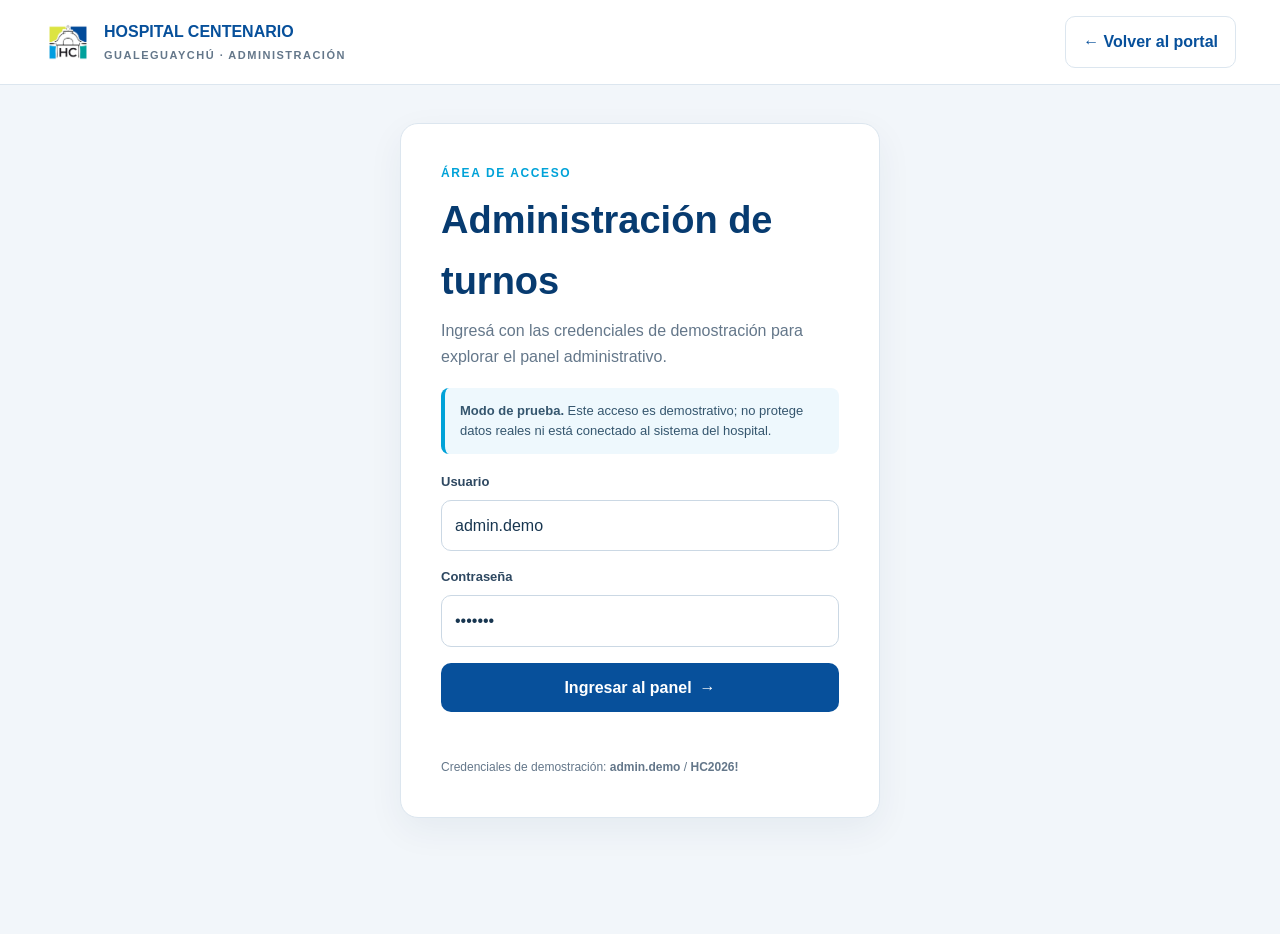
<file: administracion.html>
<!doctype html>
<html lang="es"><head><meta charset="utf-8"><meta name="viewport" content="width=device-width,initial-scale=1"><meta name="robots" content="noindex,nofollow"><title>Administración de turnos | Hospital Centenario</title><link rel="stylesheet" href="style.css"><link rel="stylesheet" href="portal.css"><style>
:root{--hc-blue:#07509b;--hc-cyan:#00a2d8;--hc-ink:#14324d;--hc-muted:#64778a;--hc-bg:#f2f6fa;--hc-line:#dce6ef}*{box-sizing:border-box}body{margin:0;background:var(--hc-bg);color:var(--hc-ink);font-family:'DM Sans',Arial,sans-serif}.admin-top{background:#fff;border-bottom:1px solid var(--hc-line)}.admin-top-inner{max-width:1240px;margin:auto;padding:16px 24px;display:flex;align-items:center;justify-content:space-between;gap:16px}.admin-brand{display:flex;align-items:center;gap:12px;color:var(--hc-blue);font-weight:800}.admin-brand img{width:48px;height:48px;object-fit:contain}.admin-brand small{display:block;font-size:11px;letter-spacing:1.5px;color:var(--hc-muted);margin-top:3px}.admin-wrap{max-width:1240px;margin:30px auto;padding:0 24px 48px}.eyebrow{font-size:12px;font-weight:800;letter-spacing:1.6px;color:var(--hc-cyan)}h1{margin:7px 0;color:#073b70;font-size:clamp(28px,4vw,38px)}.sub{margin:0;color:var(--hc-muted);line-height:1.6}.login-card,.panel-card{background:#fff;border:1px solid var(--hc-line);border-radius:18px;box-shadow:0 12px 36px rgba(7,45,87,.06)}.login-card{max-width:480px;margin:38px auto;padding:clamp(24px,5vw,40px)}.field{display:grid;gap:7px;margin:16px 0}.field label{font-size:13px;font-weight:700;color:#2e4861}.field input,.toolbar input,.toolbar select,.field select{width:100%;border:1px solid #cbd8e4;border-radius:10px;padding:12px 13px;font:inherit;background:#fff;color:#183650}.btn-hc{border:0;border-radius:10px;padding:12px 17px;font:inherit;font-weight:800;cursor:pointer;background:var(--hc-blue);color:#fff;display:inline-flex;align-items:center;justify-content:center;gap:8px;text-decoration:none}.btn-hc:hover{background:#063d78}.btn-light{background:#eaf4fb;color:var(--hc-blue)}.btn-light:hover{background:#dcecf8}.btn-quiet{border:1px solid var(--hc-line);background:#fff;color:var(--hc-blue)}.full{width:100%}.demo-note{background:#eef8fd;border-left:4px solid var(--hc-cyan);padding:13px 15px;border-radius:8px;color:#35566e;font-size:13px;line-height:1.55;margin:18px 0}.error{color:#b42318;font-size:13px;margin-top:10px;min-height:18px}.hidden{display:none!important}.toolbar{display:flex;gap:10px;flex-wrap:wrap;margin:22px 0}.toolbar input{flex:1;min-width:220px}.toolbar select{width:auto;min-width:165px}.stats{display:grid;grid-template-columns:repeat(4,minmax(0,1fr));gap:14px;margin:24px 0}.stat{background:#fff;border:1px solid var(--hc-line);border-radius:15px;padding:18px}.stat span{display:block;color:var(--hc-muted);font-size:13px}.stat strong{display:block;font-size:29px;color:var(--hc-blue);margin-top:8px}.panel-card{overflow:hidden}.panel-head{padding:19px 20px;border-bottom:1px solid var(--hc-line);display:flex;align-items:center;justify-content:space-between;gap:12px;flex-wrap:wrap}.panel-head h2{font-size:18px;margin:0;color:#073b70}.table-wrap{overflow-x:auto}table{border-collapse:collapse;width:100%;min-width:900px}th,td{text-align:left;padding:14px 16px;border-bottom:1px solid #e8eef4;font-size:13px;vertical-align:middle}th{background:#f8fafc;color:#5b7084;font-size:11px;text-transform:uppercase;letter-spacing:.7px}tbody tr:hover{background:#f9fcff}.patient{font-weight:800;color:#183650}.muted{color:var(--hc-muted);display:block;font-size:12px;margin-top:3px}.status{display:inline-flex;border-radius:999px;padding:5px 9px;font-size:11px;font-weight:800;white-space:nowrap}.Pendiente{background:#fff3d6;color:#8b5a00}.Confirmado{background:#e1f7ec;color:#087443}.Cancelado{background:#fee7e7;color:#a12323}.Atendido{background:#e5efff;color:#164a93}.actions{display:flex;gap:6px;flex-wrap:wrap}.mini{border:1px solid #d4e0eb;border-radius:8px;padding:7px 9px;background:white;color:#194c7b;font-size:12px;font-weight:700;cursor:pointer}.mini:hover{background:#edf6fc}.mini.danger{color:#a12323}.month-tools{display:flex;gap:10px;align-items:center;flex-wrap:wrap;margin:0 0 18px;padding:16px;background:#fff;border:1px solid var(--hc-line);border-radius:14px}.month-tools label{font-size:13px;font-weight:800;color:#2e4861}.month-tools input{border:1px solid #cbd8e4;border-radius:10px;padding:10px 12px;font:inherit;color:#183650}.notice-inline{font-size:12px;color:var(--hc-muted);line-height:1.5;width:100%}.empty{text-align:center;padding:38px;color:var(--hc-muted)}.footnote{font-size:12px;color:var(--hc-muted);margin-top:18px;line-height:1.6}.detail-grid{display:grid;grid-template-columns:1fr 1fr;gap:12px}.detail-item{padding:12px;background:#f7fafc;border-radius:9px}.detail-item small{display:block;color:var(--hc-muted);margin-bottom:4px}.detail-item strong{overflow-wrap:anywhere}@media(max-width:760px){.stats{grid-template-columns:repeat(2,minmax(0,1fr))}.admin-wrap{padding:0 14px 30px;margin-top:22px}.admin-top-inner{padding:12px 14px}.detail-grid{grid-template-columns:1fr}.stat{padding:14px}.stat strong{font-size:25px}}
</style></head><body>
<header class="admin-top"><div class="admin-top-inner"><a class="admin-brand" href="index.html"><img src="images/logo.png" alt=""><span>HOSPITAL CENTENARIO<small>GUALEGUAYCHÚ · ADMINISTRACIÓN</small></span></a><a class="btn-hc btn-quiet" href="index.html">← Volver al portal</a></div></header>
<main class="admin-wrap">
<section id="loginView" class="login-card"><div class="eyebrow">ÁREA DE ACCESO</div><h1>Administración de turnos</h1><p class="sub">Ingresá con las credenciales de demostración para explorar el panel administrativo.</p><div class="demo-note"><strong>Modo de prueba.</strong> Este acceso es demostrativo; no protege datos reales ni está conectado al sistema del hospital.</div><form id="loginForm"><div class="field"><label for="username">Usuario</label><input id="username" autocomplete="username" value="admin.demo" required></div><div class="field"><label for="password">Contraseña</label><input id="password" type="password" autocomplete="current-password" value="HC2026!" required></div><button class="btn-hc full" type="submit">Ingresar al panel <span aria-hidden="true">→</span></button><div id="loginError" class="error" role="alert"></div></form><p class="footnote">Credenciales de demostración: <strong>admin.demo</strong> / <strong>HC2026!</strong></p></section>
<section id="dashboardView" class="hidden"><div class="eyebrow">GESTIÓN ADMINISTRATIVA</div><h1>Panel de turnos</h1><p class="sub">Solicitudes de prueba enviadas desde Turnos Online y registros ficticios de ejemplo.</p><div class="demo-note"><strong>Datos ficticios:</strong> los registros se guardan solo en este navegador. Las solicitudes creadas en Turnos Online aparecerán aquí si ambas páginas comparten el mismo almacenamiento local. No representan turnos reales.</div>
<div class="stats"><div class="stat"><span>Total de turnos</span><strong id="totalCount">0</strong></div><div class="stat"><span>Pendientes</span><strong id="pendingCount">0</strong></div><div class="stat"><span>Confirmados</span><strong id="confirmedCount">0</strong></div><div class="stat"><span>Atendidos</span><strong id="attendedCount">0</strong></div></div>
<div class="month-tools"><label for="reportMonth">Registro mensual</label><input id="reportMonth" type="month" aria-label="Mes del registro"><button id="exportMonth" class="btn-hc" type="button">Descargar registro CSV</button><span id="monthCount" class="muted">0 turnos del mes</span><div class="notice-inline">El archivo incluye los turnos del mes seleccionado y los estados actuales. Guardalo únicamente en una ubicación institucional autorizada.</div></div><div class="toolbar"><input id="searchInput" type="search" placeholder="Buscar por paciente, DNI o código…" aria-label="Buscar turnos"><select id="statusFilter" aria-label="Filtrar por estado"><option value="Todos">Todos los estados</option><option>Pendiente</option><option>Confirmado</option><option>Cancelado</option><option>Atendido</option></select><select id="specialtyFilter" aria-label="Filtrar por especialidad"><option value="Todas">Todas las especialidades</option><option>Clínica Médica</option><option>Pediatría</option><option>Ginecología</option><option>Cirugía</option><option>Medicina</option></select><button id="resetDemo" class="btn-hc btn-light" type="button">Restablecer demo</button><button id="logoutBtn" class="btn-hc btn-quiet" type="button">Cerrar sesión</button></div>
<section class="panel-card"><div class="panel-head"><h2>Solicitudes de turnos</h2><span id="resultsLabel" class="muted">0 resultados</span></div><div class="table-wrap"><table><thead><tr><th>Paciente</th><th>Turno</th><th>Especialidad / profesional</th><th>Estado</th><th>Acciones</th></tr></thead><tbody id="appointmentsBody"></tbody></table><div id="emptyState" class="empty hidden">No se encontraron turnos con esos filtros.</div></div></section><p class="footnote">Prototipo local sin conexión institucional. Para uso real se necesita autenticación segura del lado del servidor, permisos por rol y una base de datos autorizada por el hospital.</p></section>
</main>
<dialog id="detailDialog" style="border:0;border-radius:16px;padding:0;width:min(560px,calc(100% - 28px));box-shadow:0 24px 80px #0b274333"><div style="padding:22px 24px;border-bottom:1px solid #dce6ef;display:flex;justify-content:space-between;gap:12px;align-items:center"><h2 style="margin:0;color:#073b70;font-size:20px">Detalle del turno</h2><button id="closeDialog" class="mini" type="button">Cerrar ✕</button></div><div id="detailContent" style="padding:22px 24px"></div></dialog>
<script>
const demoAppointments=[
{id:'HC-DEMO-1042',name:'María López',dni:'28456789',phone:'3446-555101',email:'maria.lopez@example.com',date:'2026-10-15',time:'08:30',specialty:'Clínica Médica',professional:'Dra. Ana Fernández',coverage:'IOSPER',status:'Pendiente'},
{id:'HC-DEMO-1043',name:'Juan Pérez',dni:'32123456',phone:'3446-555202',email:'juan.perez@example.com',date:'2026-10-15',time:'09:00',specialty:'Pediatría',professional:'Dr. Martín Sosa',coverage:'Particular',status:'Confirmado'},
{id:'HC-DEMO-1044',name:'Lucía Gómez',dni:'36777888',phone:'3446-555303',email:'lucia.gomez@example.com',date:'2026-10-15',time:'10:15',specialty:'Ginecología',professional:'Dra. Paula Benítez',coverage:'OSDE',status:'Pendiente'},
{id:'HC-DEMO-1045',name:'Carlos Rodríguez',dni:'25111222',phone:'3446-555404',email:'carlos.rodriguez@example.com',date:'2026-10-16',time:'11:00',specialty:'Cirugía',professional:'Dr. Diego Acosta',coverage:'PAMI',status:'Cancelado'},
{id:'HC-DEMO-1046',name:'Sofía Martínez',dni:'40999888',phone:'3446-555505',email:'sofia.martinez@example.com',date:'2026-10-16',time:'12:30',specialty:'Medicina',professional:'Dr. Pablo Ríos',coverage:'IOSPER',status:'Atendido'},
{id:'HC-DEMO-1047',name:'Pedro Fernández',dni:'29888777',phone:'3446-555606',email:'pedro.fernandez@example.com',date:'2026-10-17',time:'08:45',specialty:'Clínica Médica',professional:'Dra. Ana Fernández',coverage:'Particular',status:'Confirmado'}];
const $=id=>document.getElementById(id);let appointments=[];const KEY='hc_admin_demo_appointments_v1',DELETED_KEY='hc_admin_demo_deleted_ids_v1';
function loadData(){try{const incoming=JSON.parse(localStorage.getItem(KEY)||'[]');const deleted=JSON.parse(localStorage.getItem(DELETED_KEY)||'[]');appointments=[...incoming,...demoAppointments.filter(d=>!incoming.some(x=>x.id===d.id)&&!deleted.includes(d.id))]}catch(e){appointments=demoAppointments.map(x=>({...x}))}}
function saveData(){try{localStorage.setItem(KEY,JSON.stringify(appointments))}catch(e){alert('No se pudieron guardar los cambios en este navegador.')}}
function monthValue(){return $('reportMonth').value||new Date().toISOString().slice(0,7)}
function monthAppointments(){return appointments.filter(a=>String(a.date||'').slice(0,7)===monthValue())}
function updateMonthCount(){$('monthCount').textContent=`${monthAppointments().length} turno${monthAppointments().length===1?'':'s'} del mes`}
function exportMonthCSV(){const rows=monthAppointments();if(!rows.length){alert('No hay turnos para el mes seleccionado.');return}const cols=[['Código','id'],['Paciente','name'],['DNI','dni'],['Teléfono','phone'],['Correo','email'],['Fecha','date'],['Hora','time'],['Especialidad','specialty'],['Profesional','professional'],['Cobertura','coverage'],['Estado','status']];const esc=v=>'+String(v??).replace(/"/g,)+';const csv='\uFEFF'+[cols.map(c=>esc(c[0])).join(';'),...rows.map(a=>cols.map(c=>esc(a[c[1]])).join(';'))].join('\r\n');const blob=new Blob([csv],{type:'text/csv;charset=utf-8;'});const url=URL.createObjectURL(blob);const link=document.createElement('a');link.href=url;link.download=`hospital-centenario-turnos-${monthValue()}.csv`;document.body.appendChild(link);link.click();link.remove();URL.revokeObjectURL(url)}
window.addEventListener('storage',e=>{if(e.key===KEY){loadData();if(!$('dashboardView').classList.contains('hidden'))render()}});
function fmtDate(s){const [y,m,d]=s.split('-');return `${d}/${m}/${y}`}
function render(){const q=$('searchInput').value.trim().toLowerCase(),st=$('statusFilter').value,sp=$('specialtyFilter').value;const filtered=appointments.filter(a=>(!q||[a.name,a.dni,a.id].some(v=>v.toLowerCase().includes(q)))&&(st==='Todos'||a.status===st)&&(sp==='Todas'||a.specialty===sp));$('totalCount').textContent=appointments.length;updateMonthCount();$('pendingCount').textContent=appointments.filter(a=>a.status==='Pendiente').length;$('confirmedCount').textContent=appointments.filter(a=>a.status==='Confirmado').length;$('attendedCount').textContent=appointments.filter(a=>a.status==='Atendido').length;$('resultsLabel').textContent=`${filtered.length} resultado${filtered.length===1?'':'s'}`;$('appointmentsBody').innerHTML=filtered.map(a=>`<tr><td><span class="patient">${a.name}</span><span class="muted">DNI ${a.dni} · ${a.id}</span></td><td><strong>${fmtDate(a.date)}</strong><span class="muted">${a.time} h</span></td><td>${a.specialty}<span class="muted">${a.professional}</span></td><td><span class="status ${a.status}">${a.status}</span></td><td><div class="actions"><button class="mini" data-action="detail" data-id="${a.id}">Ver</button>${a.status==='Pendiente'?`<button class="mini" data-action="confirm" data-id="${a.id}">Confirmar</button>`:''}${a.status==='Confirmado'?`<button class="mini" data-action="attend" data-id="${a.id}">Atendido</button>`:''}${!['Cancelado','Atendido'].includes(a.status)?`<button class="mini danger" data-action="cancel" data-id="${a.id}">Cancelar</button>`:''}<button class="mini danger" data-action="delete" data-id="${a.id}">Borrar</button></div></td></tr>`).join('');$('emptyState').classList.toggle('hidden',filtered.length>0)}
$('loginForm').addEventListener('submit',e=>{e.preventDefault();if($('username').value.trim()==='admin.demo'&&$('password').value==='HC2026!'){$('loginView').classList.add('hidden');$('dashboardView').classList.remove('hidden');$('loginError').textContent='';loadData();render()}else $('loginError').textContent='Usuario o contraseña incorrectos. Usá las credenciales de demostración indicadas.'});
['searchInput','statusFilter','specialtyFilter'].forEach(id=>$(id).addEventListener(id==='searchInput'?'input':'change',render));$('logoutBtn').addEventListener('click',()=>{$('dashboardView').classList.add('hidden');$('loginView').classList.remove('hidden');$('password').value='';$('loginError').textContent='Sesión de demostración cerrada.'});$('resetDemo').addEventListener('click',()=>{if(confirm('¿Restablecer los datos ficticios iniciales? Se perderán los cambios de esta demostración.')){appointments=demoAppointments.map(x=>({...x}));try{localStorage.removeItem(DELETED_KEY)}catch(e){}saveData();render()}});$('reportMonth').value=new Date().toISOString().slice(0,7);$('reportMonth').addEventListener('change',updateMonthCount);$('exportMonth').addEventListener('click',exportMonthCSV);
$('appointmentsBody').addEventListener('click',e=>{const b=e.target.closest('button[data-action]');if(!b)return;const a=appointments.find(x=>x.id===b.dataset.id);if(!a)return;switch(b.dataset.action){case'detail':$('detailContent').innerHTML=`<div class="detail-grid">${[['Código',a.id],['Estado',a.status],['Paciente',a.name],['DNI',a.dni],['Fecha',fmtDate(a.date)],['Hora',a.time],['Especialidad',a.specialty],['Profesional',a.professional],['Cobertura',a.coverage],['Teléfono',a.phone],['Correo',a.email]].map(([k,v])=>`<div class="detail-item"><small>${k}</small><strong>${v}</strong></div>`).join('')}</div><p class="footnote">Datos ficticios de demostración.</p>`;$('detailDialog').showModal();break;case'confirm':a.status='Confirmado';saveData();render();break;case'attend':a.status='Atendido';saveData();render();break;case'cancel':if(confirm(`¿Cancelar el turno de ${a.name}? (Dato de demostración)`)){a.status='Cancelado';saveData();render()}break;case'delete':if(confirm(`¿Borrar definitivamente el registro de ${a.name} (${a.id})? Esta acción no se puede deshacer.`)){appointments=appointments.filter(x=>x.id!==a.id);try{const deleted=JSON.parse(localStorage.getItem(DELETED_KEY)||'[]');if(demoAppointments.some(d=>d.id===a.id)&&!deleted.includes(a.id)){deleted.push(a.id);localStorage.setItem(DELETED_KEY,JSON.stringify(deleted))}}catch(e){}saveData();render()}break;}});$('closeDialog').addEventListener('click',()=>$('detailDialog').close());$('detailDialog').addEventListener('click',e=>{if(e.target===$('detailDialog'))$('detailDialog').close()});
</script></body></html>
</file>
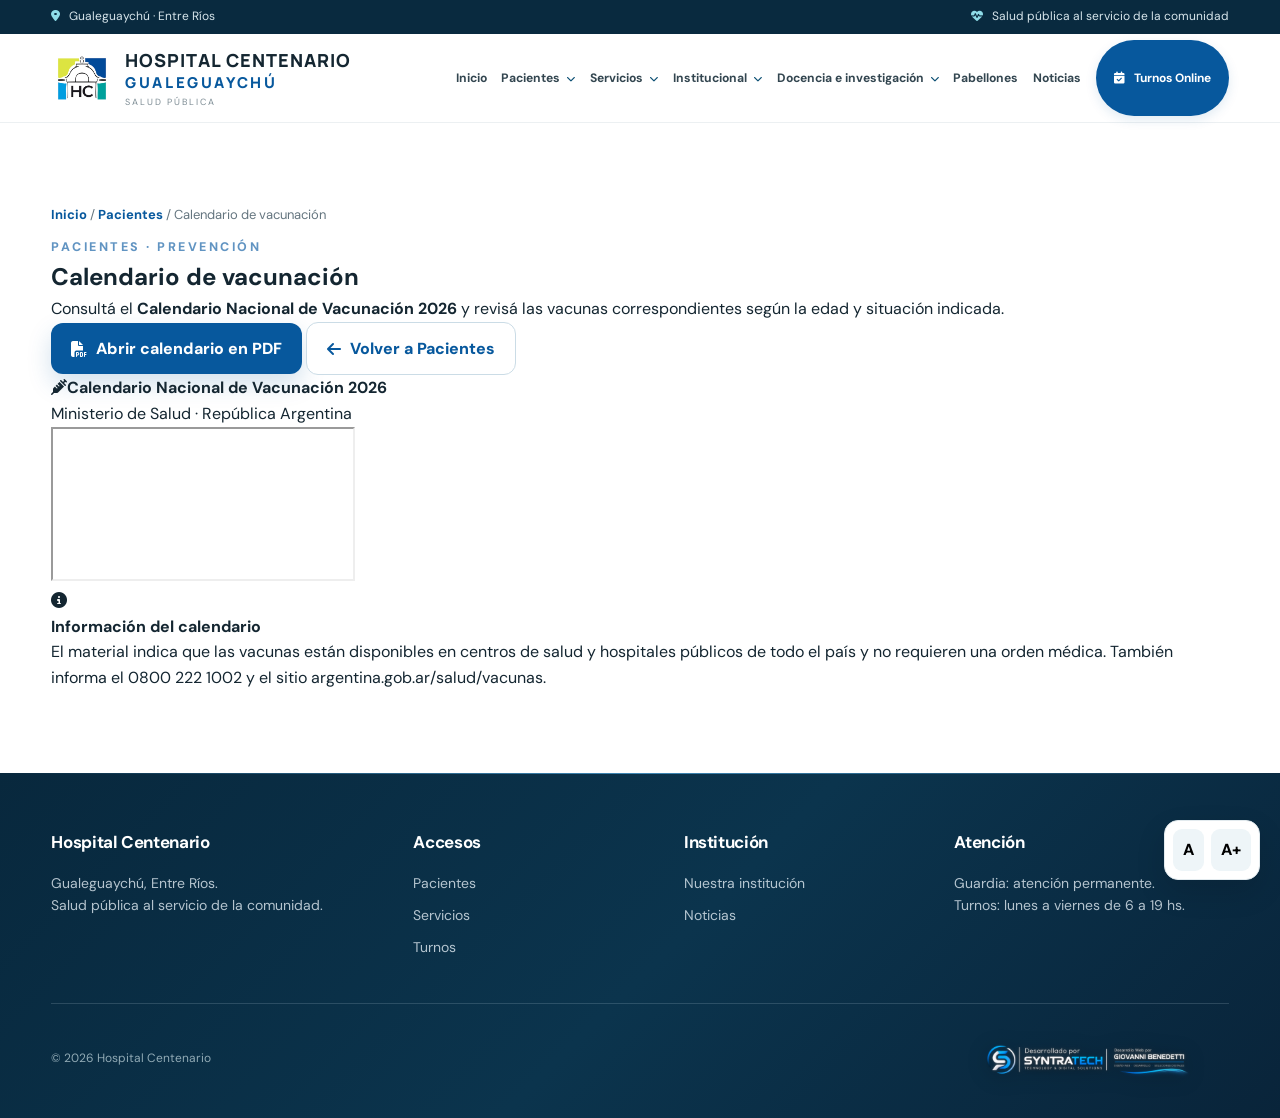
<file: calendario-vacunacion.html>
<!doctype html><html lang="es"><head><meta charset="utf-8"><meta name="viewport" content="width=device-width,initial-scale=1"><meta name="description" content="Hospital Centenario Gualeguaychú"><title>Calendario de vacunación | Hospital Centenario</title><link rel="preconnect" href="https://fonts.googleapis.com"><link rel="preconnect" href="https://fonts.gstatic.com" crossorigin><link href="https://fonts.googleapis.com/css2?family=DM+Sans:wght@400;500;600;700;800&family=Manrope:wght@700;800&display=swap" rel="stylesheet"><link rel="stylesheet" href="https://cdnjs.cloudflare.com/ajax/libs/font-awesome/6.5.2/css/all.min.css"><link rel="stylesheet" href="style.css"><link rel="stylesheet" href="portal.css"></head><body><div class="topbar"><div class="container topbar__inner"><span><i class="fa-solid fa-location-dot"></i> Gualeguaychú · Entre Ríos</span><span><i class="fa-solid fa-heart-pulse"></i> Salud pública al servicio de la comunidad</span></div></div><header class="header"><div class="container header__inner"><a class="brand" href="index.html"><img src="images/logo.png" alt="Hospital Centenario"><div class="brand__name"><strong>HOSPITAL CENTENARIO</strong><span>GUALEGUAYCHÚ</span><small>SALUD PÚBLICA</small></div></a><button class="menu-toggle" id="menuToggle" aria-label="Abrir menú"><i class="fa-solid fa-bars"></i></button><nav class="nav" id="nav"><a class="" href="index.html">Inicio</a><div class="nav-dropdown"><button class="nav-dropdown__toggle" type="button" aria-expanded="false" aria-haspopup="true">Pacientes <i class="fa-solid fa-chevron-down"></i></button><div class="nav-dropdown__menu"><a href="pacientes.html#guardia"><i class="fa-solid fa-truck-medical"></i><span><strong>Guardia y emergencias</strong><small>Información de atención</small></span></a><a href="pacientes.html#informacion"><i class="fa-solid fa-hospital-user"></i><span><strong>Información para pacientes</strong><small>Antes de venir y preguntas frecuentes</small></span></a><a href="calendario-vacunacion.html"><i class="fa-solid fa-syringe"></i><span><strong>Calendario de vacunación</strong><small>Calendario Nacional de Vacunación 2026</small></span></a></div></div><div class="nav-dropdown "><button class="nav-dropdown__toggle" type="button" aria-expanded="false" aria-haspopup="true">Servicios <i class="fa-solid fa-chevron-down"></i></button><div class="nav-dropdown__menu"><a href="servicios.html#especialidades"><i class="fa-solid fa-stethoscope"></i><span><strong>Especialidades</strong><small>Áreas de atención médica</small></span></a><a href="servicios.html#diagnostico"><i class="fa-solid fa-microscope"></i><span><strong>Diagnóstico y estudios</strong><small>Laboratorio e imágenes</small></span></a><a href="servicios.html#apoyo"><i class="fa-solid fa-hands-holding-circle"></i><span><strong>Servicios de apoyo</strong><small>Atención integral y acompañamiento</small></span></a><a href="servicios.html#farmacia"><i class="fa-solid fa-prescription-bottle-medical"></i><span><strong>Farmacia</strong><small>Información del servicio de farmacia</small></span></a></div></div><div class="nav-dropdown "><button class="nav-dropdown__toggle" type="button" aria-expanded="false" aria-haspopup="true">Institucional <i class="fa-solid fa-chevron-down"></i></button><div class="nav-dropdown__menu"><a href="institucional.html#historia"><i class="fa-solid fa-landmark"></i><span><strong>Nuestra historia</strong><small>Conocé nuestro recorrido</small></span></a><a href="institucional.html#valores"><i class="fa-solid fa-heart"></i><span><strong>Nuestros valores</strong><small>Principios que nos guían</small></span></a><a href="institucional.html#autoridades"><i class="fa-solid fa-users"></i><span><strong>Autoridades</strong><small>Equipo directivo</small></span></a><a href="institucional.html#ong"><i class="fa-solid fa-handshake-angle"></i><span><strong>ONG</strong><small>Organizaciones de la comunidad</small></span></a><a href="institucional.html#cooperadora"><i class="fa-solid fa-people-group"></i><span><strong>Cooperadora</strong><small>Colaboración con el hospital</small></span></a></div></div><div class="nav-dropdown"><button class="nav-dropdown__toggle" type="button" aria-expanded="false" aria-haspopup="true">Docencia e investigación <i class="fa-solid fa-chevron-down"></i></button><div class="nav-dropdown__menu"><a href="docencia-investigacion.html#residentes"><i class="fa-solid fa-user-doctor"></i><span><strong>Residentes</strong><small>Formación de profesionales</small></span></a><a href="docencia-investigacion.html#protocolos"><i class="fa-solid fa-file-medical"></i><span><strong>Protocolos</strong><small>Documentos y guías institucionales</small></span></a><a href="docencia-investigacion.html#cursos"><i class="fa-solid fa-graduation-cap"></i><span><strong>Cursos</strong><small>Capacitaciones y actividades</small></span></a></div></div><a class="nav-link" href="pabellones.html">Pabellones</a><a class="" href="noticias.html">Noticias</a><a class="btn btn--nav" href="turnos-online.html"><i class="fa-solid fa-calendar-check"></i> Turnos Online</a></nav></div></header><main>
<section class="vaccine-page section">
  <div class="container">
    <div class="breadcrumb"><a href="index.html">Inicio</a> / <a href="pacientes.html">Pacientes</a> / Calendario de vacunación</div>
    <div class="vaccine-page__intro">
      <div class="eyebrow-blue">PACIENTES · PREVENCIÓN</div>
      <h1>Calendario de vacunación</h1>
      <p>Consultá el <strong>Calendario Nacional de Vacunación 2026</strong> y revisá las vacunas correspondientes según la edad y situación indicada.</p>
      <div class="vaccine-page__actions">
        <a class="btn btn--primary" href="docs/Calendario-Nacional-de-Vacunacion-2026.pdf" target="_blank" rel="noopener"><i class="fa-solid fa-file-pdf"></i> Abrir calendario en PDF</a>
        <a class="btn btn--outline" href="pacientes.html"><i class="fa-solid fa-arrow-left"></i> Volver a Pacientes</a>
      </div>
    </div>
    <div class="vaccine-page__card">
      <div class="vaccine-page__card-head">
        <div><i class="fa-solid fa-syringe"></i><strong>Calendario Nacional de Vacunación 2026</strong></div>
        <span>Ministerio de Salud · República Argentina</span>
      </div>
      <div class="vaccine-page__viewer">
        <iframe src="docs/Calendario-Nacional-de-Vacunacion-2026.pdf#view=FitH" title="Calendario Nacional de Vacunación 2026"></iframe>
      </div>
    </div>
    <div class="vaccine-page__note">
      <i class="fa-solid fa-circle-info"></i>
      <div><strong>Información del calendario</strong><p>El material indica que las vacunas están disponibles en centros de salud y hospitales públicos de todo el país y no requieren una orden médica. También informa el 0800 222 1002 y el sitio argentina.gob.ar/salud/vacunas.</p></div>
    </div>
  </div>
</section>
</main>
</main><footer class="footer"><div class="container footer__grid"><div><h3>Hospital Centenario</h3><p>Gualeguaychú, Entre Ríos.<br>Salud pública al servicio de la comunidad.</p></div><div class="footer-column footer-column--access"><h3>Accesos</h3><a href="pacientes.html">Pacientes</a><a href="servicios.html">Servicios</a><a href="turnos-online.html">Turnos</a></div><div class="footer-column footer-column--institution"><h3>Institución</h3><a href="institucional.html">Nuestra institución</a><a href="noticias.html">Noticias</a></div><div><h3>Atención</h3><p>Guardia: atención permanente.</p><p>Turnos: lunes a viernes de 6 a 19 hs.</p></div></div><div class="container footer__bottom"><span>© <span id="year"></span> Hospital Centenario</span><span class="footer-project-label"></span><span class="footer-project-signature"><img src="images/firma-syntratech.png" alt="Desarrollado por SyntraTech — Desarrollo Web por Giovanni Benedetti" loading="lazy"></span></div>

</footer><div class="a11y" aria-label="Accesibilidad"><button id="fontNormal" type="button" title="Tamaño normal">A</button><button id="fontPlus" type="button" title="Aumentar texto">A+</button></div><button class="backtop" id="backTop" aria-label="Volver arriba"><i class="fa-solid fa-arrow-up"></i></button><div class="modal" id="turnModal"><div class="modal__box"><button class="modal__close" data-close aria-label="Cerrar"><i class="fa-solid fa-xmark"></i></button><div class="eyebrow-blue">GESTIÓN DE TURNOS</div><h2>¿Cómo querés gestionar tu turno?</h2><p>La información publicada en junio de 2026 indica atención para turnos de lunes a viernes de 6 a 19 hs. en admisiones del nuevo edificio y pabellones 3 y 4.</p><div class="modal-actions"><a href="turnos-online.html"><strong>Ver información completa</strong><span>Horarios, admisiones y cancelaciones</span></a><a href="tel:+543446428034"><strong>Llamar al hospital</strong><span>+54 3446 42-8034</span></a></div></div></div><script src="portal.js"></script><script src="script.js"></script><script src="v40-enhancements.js"></script>
</body></html>
</file>
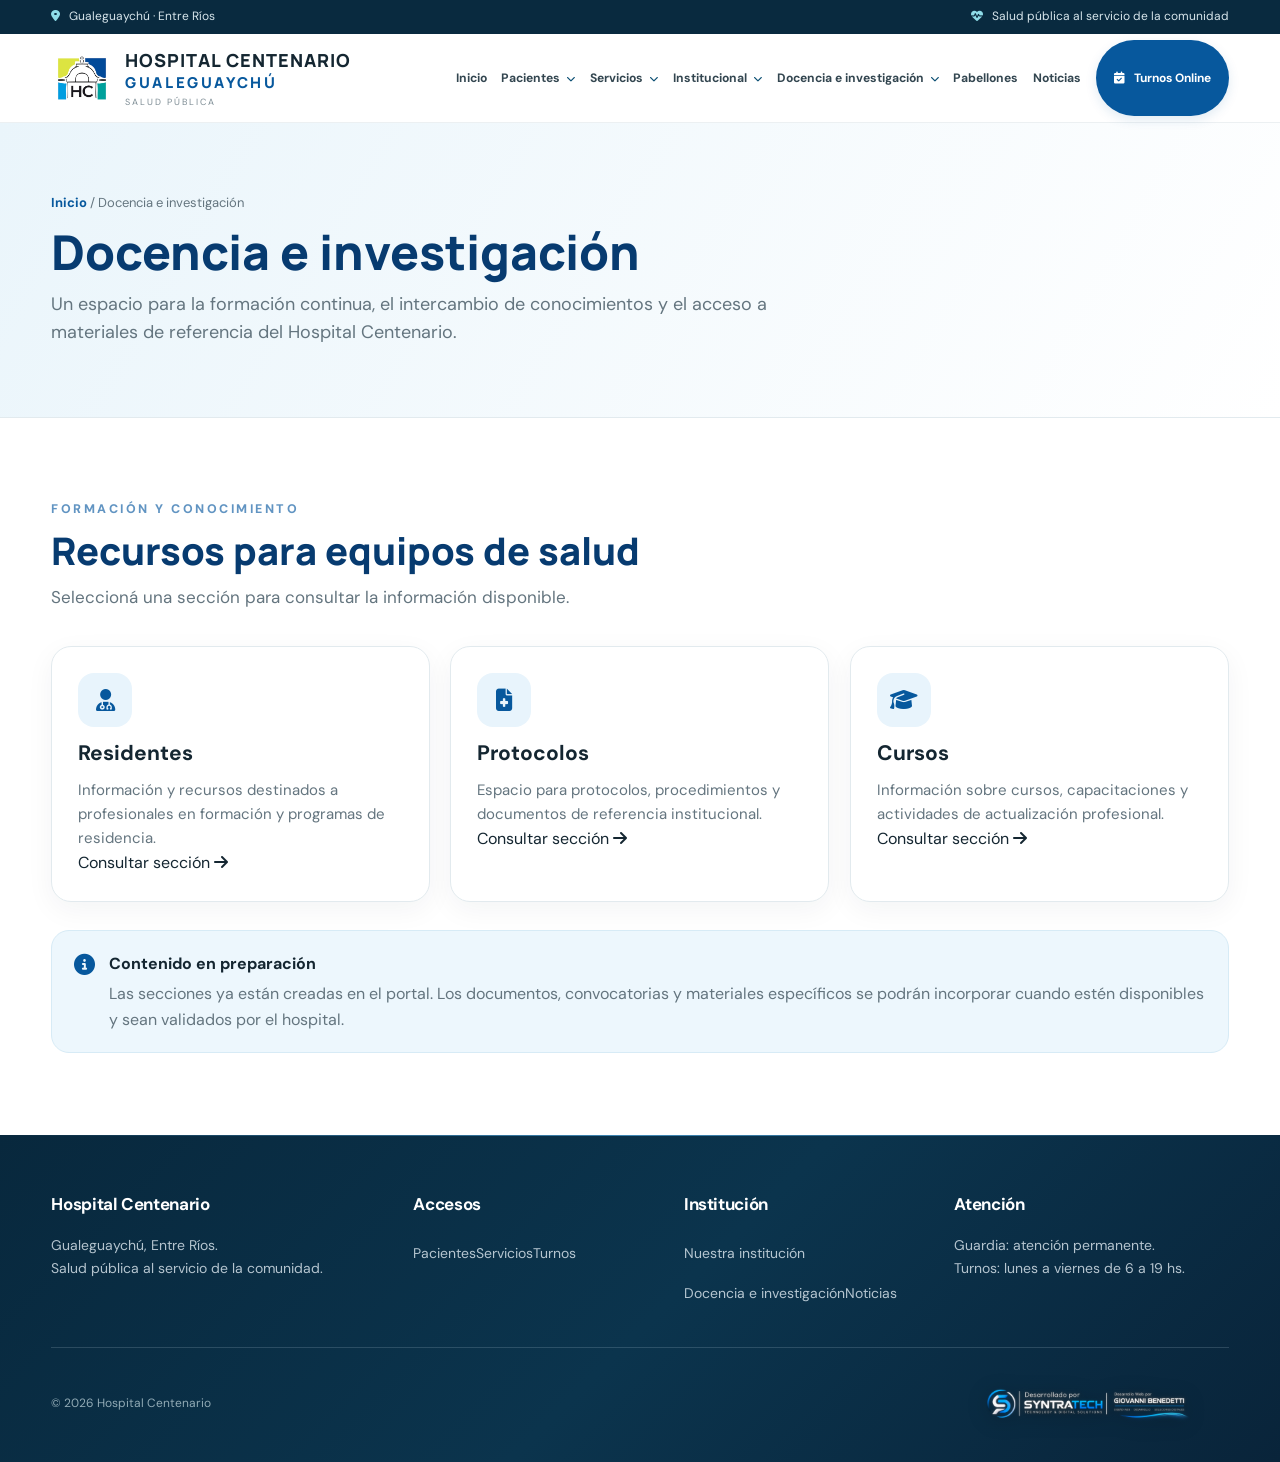
<file: docencia-investigacion.html>
<!doctype html>
<html lang="es"><head><meta charset="utf-8"><meta name="viewport" content="width=device-width,initial-scale=1"><meta name="description" content="Docencia e investigación del Hospital Centenario de Gualeguaychú"><title>Docencia e investigación | Hospital Centenario</title><link rel="preconnect" href="https://fonts.googleapis.com"><link rel="preconnect" href="https://fonts.gstatic.com" crossorigin><link href="https://fonts.googleapis.com/css2?family=DM+Sans:wght@400;500;600;700;800&family=Manrope:wght@700;800&display=swap" rel="stylesheet"><link rel="stylesheet" href="https://cdnjs.cloudflare.com/ajax/libs/font-awesome/6.5.2/css/all.min.css"><link rel="stylesheet" href="style.css"><link rel="stylesheet" href="portal.css"></head><body>
<div class="topbar"><div class="container topbar__inner"><span><i class="fa-solid fa-location-dot"></i> Gualeguaychú · Entre Ríos</span><span><i class="fa-solid fa-heart-pulse"></i> Salud pública al servicio de la comunidad</span></div></div>
<header class="header"><div class="container header__inner"><a class="brand" href="index.html"><img src="images/logo.png" alt="Hospital Centenario"><div class="brand__name"><strong>HOSPITAL CENTENARIO</strong><span>GUALEGUAYCHÚ</span><small>SALUD PÚBLICA</small></div></a><button class="menu-toggle" id="menuToggle" aria-label="Abrir menú"><i class="fa-solid fa-bars"></i></button><nav class="nav" id="nav"><a href="index.html">Inicio</a><div class="nav-dropdown"><button class="nav-dropdown__toggle" type="button" aria-expanded="false" aria-haspopup="true">Pacientes <i class="fa-solid fa-chevron-down"></i></button><div class="nav-dropdown__menu"><a href="pacientes.html#guardia"><i class="fa-solid fa-truck-medical"></i><span><strong>Guardia y emergencias</strong><small>Información de atención</small></span></a><a href="pacientes.html#informacion"><i class="fa-solid fa-hospital-user"></i><span><strong>Información para pacientes</strong><small>Antes de venir y preguntas frecuentes</small></span></a></div></div><div class="nav-dropdown"><button class="nav-dropdown__toggle" type="button" aria-expanded="false" aria-haspopup="true">Servicios <i class="fa-solid fa-chevron-down"></i></button><div class="nav-dropdown__menu"><a href="servicios.html#especialidades"><i class="fa-solid fa-stethoscope"></i><span><strong>Especialidades</strong><small>Áreas de atención médica</small></span></a><a href="servicios.html#diagnostico"><i class="fa-solid fa-microscope"></i><span><strong>Diagnóstico y estudios</strong><small>Laboratorio e imágenes</small></span></a><a href="servicios.html#apoyo"><i class="fa-solid fa-hands-holding-circle"></i><span><strong>Servicios de apoyo</strong><small>Atención integral</small></span></a><a href="servicios.html#farmacia"><i class="fa-solid fa-prescription-bottle-medical"></i><span><strong>Farmacia</strong><small>Información del servicio de farmacia</small></span></a></div></div><div class="nav-dropdown"><button class="nav-dropdown__toggle" type="button" aria-expanded="false" aria-haspopup="true">Institucional <i class="fa-solid fa-chevron-down"></i></button><div class="nav-dropdown__menu"><a href="institucional.html#historia"><i class="fa-solid fa-landmark"></i><span><strong>Nuestra historia</strong><small>Conocé nuestro recorrido</small></span></a><a href="institucional.html#valores"><i class="fa-solid fa-heart"></i><span><strong>Nuestros valores</strong><small>Principios que nos guían</small></span></a><a href="institucional.html#autoridades"><i class="fa-solid fa-users"></i><span><strong>Autoridades</strong><small>Equipo directivo</small></span></a><a href="institucional.html#ong"><i class="fa-solid fa-handshake-angle"></i><span><strong>ONG</strong><small>Organizaciones de la comunidad</small></span></a><a href="institucional.html#cooperadora"><i class="fa-solid fa-people-group"></i><span><strong>Cooperadora</strong><small>Colaboración con el hospital</small></span></a></div></div>
<div class="nav-dropdown"><button class="nav-dropdown__toggle" type="button" aria-expanded="false" aria-haspopup="true">Docencia e investigación <i class="fa-solid fa-chevron-down"></i></button><div class="nav-dropdown__menu"><a href="docencia-investigacion.html#residentes"><i class="fa-solid fa-user-doctor"></i><span><strong>Residentes</strong><small>Formación de profesionales</small></span></a><a href="docencia-investigacion.html#protocolos"><i class="fa-solid fa-file-medical"></i><span><strong>Protocolos</strong><small>Documentos y guías institucionales</small></span></a><a href="docencia-investigacion.html#cursos"><i class="fa-solid fa-graduation-cap"></i><span><strong>Cursos</strong><small>Capacitaciones y actividades</small></span></a></div></div><a class="nav-link" href="pabellones.html">Pabellones</a><a href="noticias.html">Noticias</a><a class="btn btn--nav" href="turnos-online.html"><i class="fa-solid fa-calendar-check"></i> Turnos Online</a></nav></div></header>
<main><section class="page-hero"><div class="container"><div class="breadcrumb"><a href="index.html">Inicio</a> / Docencia e investigación</div><h1>Docencia e investigación</h1><p>Un espacio para la formación continua, el intercambio de conocimientos y el acceso a materiales de referencia del Hospital Centenario.</p></div></section>
<section class="section"><div class="container"><div class="section-head"><div class="eyebrow-blue">FORMACIÓN Y CONOCIMIENTO</div><h2>Recursos para equipos de salud</h2><p class="section-lead">Seleccioná una sección para consultar la información disponible.</p></div><div class="grid-3"><article class="card" id="residentes"><div class="iconbox"><i class="fa-solid fa-user-doctor"></i></div><h3>Residentes</h3><p>Información y recursos destinados a profesionales en formación y programas de residencia.</p><a href="#residentes">Consultar sección <i class="fa-solid fa-arrow-right"></i></a></article><article class="card" id="protocolos"><div class="iconbox"><i class="fa-solid fa-file-medical"></i></div><h3>Protocolos</h3><p>Espacio para protocolos, procedimientos y documentos de referencia institucional.</p><a href="#protocolos">Consultar sección <i class="fa-solid fa-arrow-right"></i></a></article><article class="card" id="cursos"><div class="iconbox"><i class="fa-solid fa-graduation-cap"></i></div><h3>Cursos</h3><p>Información sobre cursos, capacitaciones y actividades de actualización profesional.</p><a href="#cursos">Consultar sección <i class="fa-solid fa-arrow-right"></i></a></article></div><div class="notice" style="margin-top:28px"><i class="fa-solid fa-circle-info"></i><div><strong>Contenido en preparación</strong><p>Las secciones ya están creadas en el portal. Los documentos, convocatorias y materiales específicos se podrán incorporar cuando estén disponibles y sean validados por el hospital.</p></div></div></div></section></main>
<footer class="footer"><div class="container footer__grid"><div><h3>Hospital Centenario</h3><p>Gualeguaychú, Entre Ríos.<br>Salud pública al servicio de la comunidad.</p></div><div class="footer-column"><h3>Accesos</h3><a href="pacientes.html">Pacientes</a><a href="servicios.html">Servicios</a><a href="turnos-online.html">Turnos</a></div><div class="footer-column"><h3>Institución</h3><a href="institucional.html">Nuestra institución</a><a href="docencia-investigacion.html">Docencia e investigación</a><a href="noticias.html">Noticias</a></div><div><h3>Atención</h3><p>Guardia: atención permanente.</p><p>Turnos: lunes a viernes de 6 a 19 hs.</p></div></div><div class="container footer__bottom"><span>© <span id="year"></span> Hospital Centenario</span><span class="footer-project-label"></span><span class="footer-project-signature"><img src="images/firma-syntratech.png" alt="Desarrollado por SyntraTech" loading="lazy"></span></div></footer><button class="backtop" id="backTop" aria-label="Volver arriba"><i class="fa-solid fa-arrow-up"></i></button><script src="portal.js"></script><script src="script.js"></script><script src="v40-enhancements.js"></script></body></html>
</file>
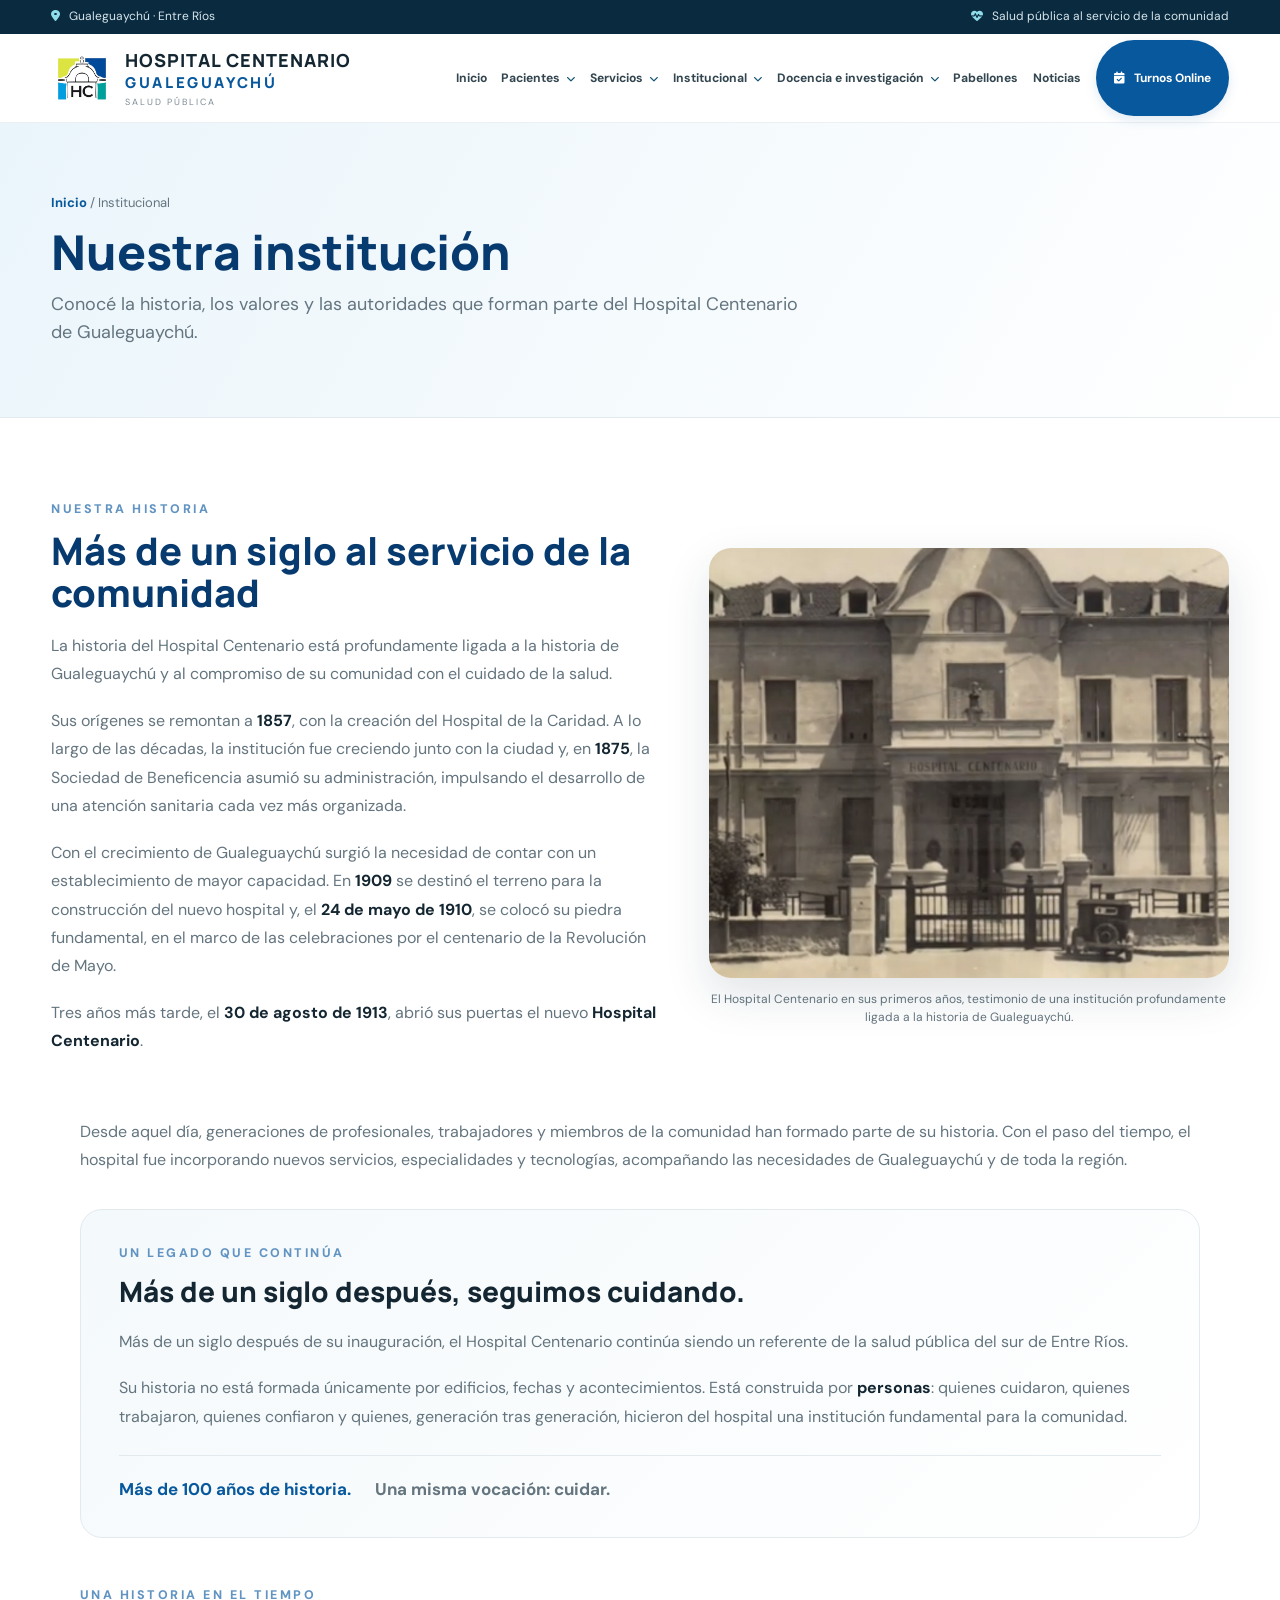
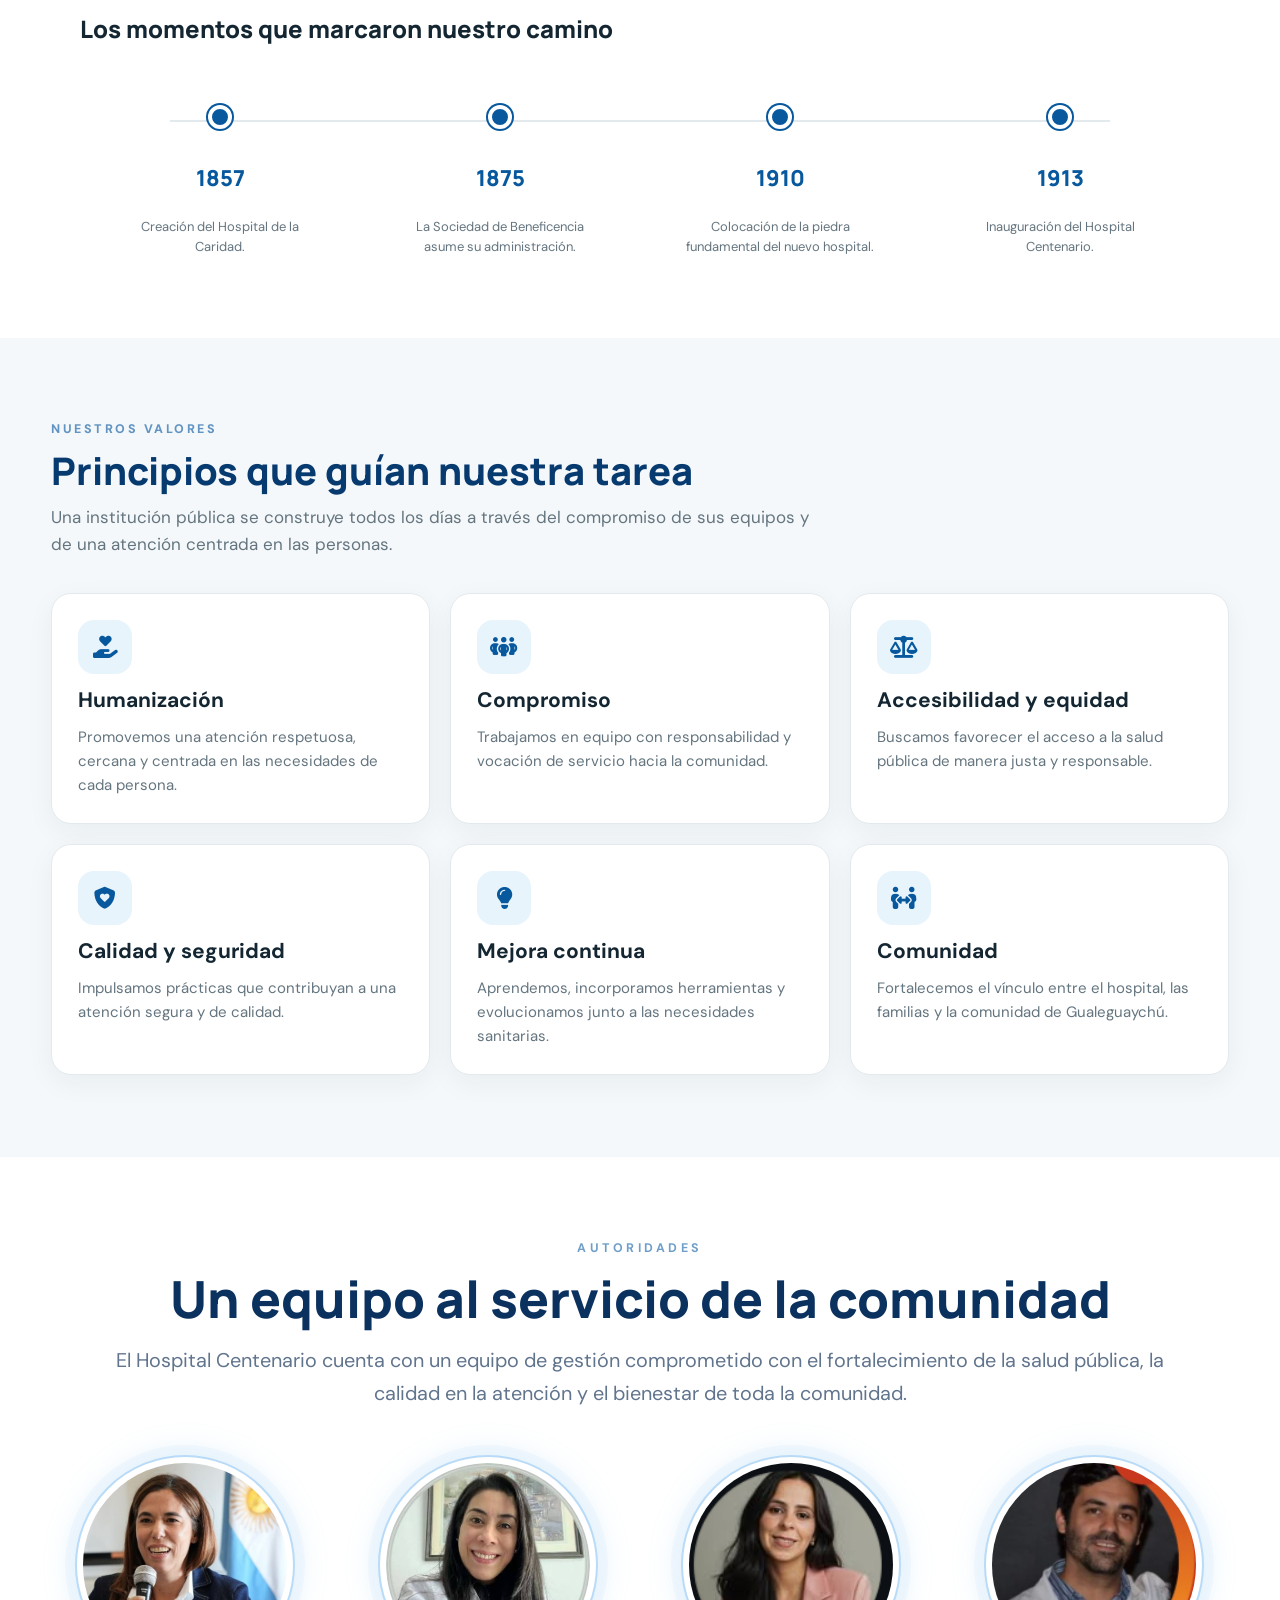
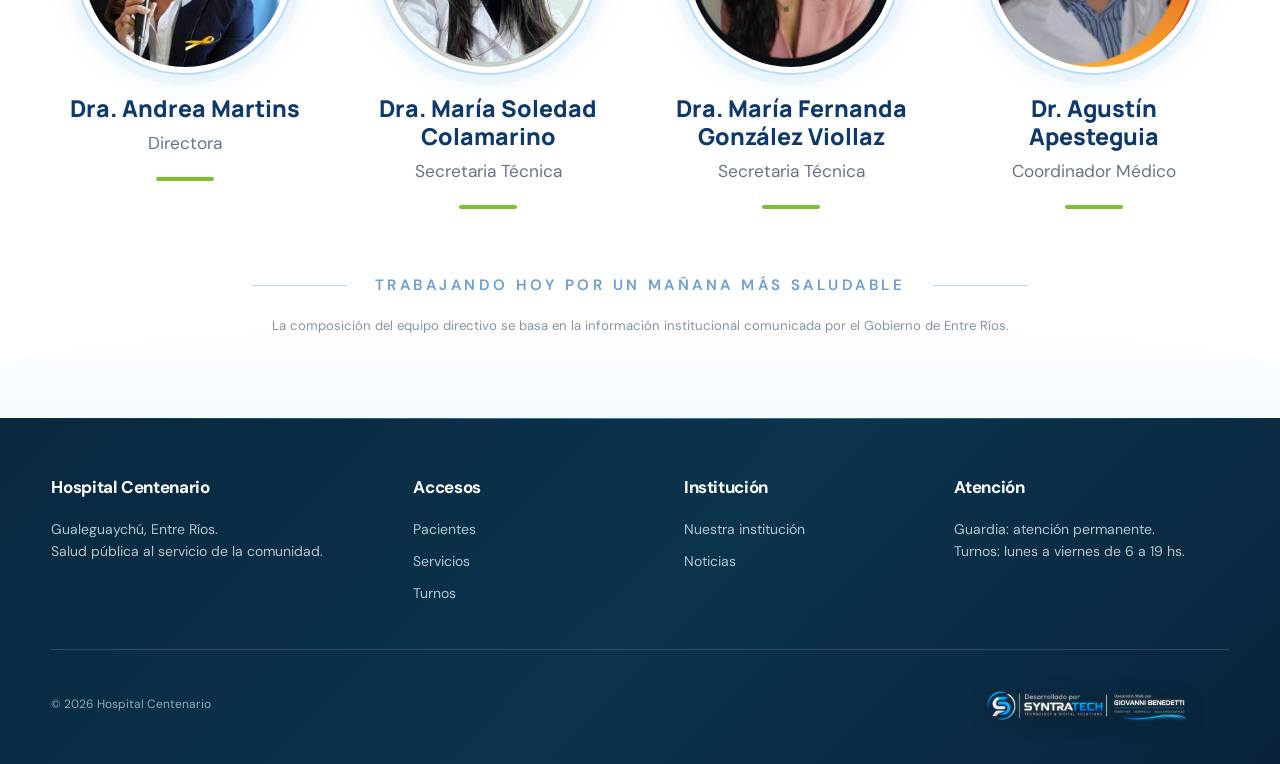
<file: institucional.html>
<!doctype html><html lang="es"><head><meta charset="utf-8"><meta name="viewport" content="width=device-width,initial-scale=1"><meta name="description" content="Hospital Centenario Gualeguaychú"><title>Institucional | Hospital Centenario</title><link rel="preconnect" href="https://fonts.googleapis.com"><link rel="preconnect" href="https://fonts.gstatic.com" crossorigin><link href="https://fonts.googleapis.com/css2?family=DM+Sans:wght@400;500;600;700;800&family=Manrope:wght@700;800&display=swap" rel="stylesheet"><link rel="stylesheet" href="https://cdnjs.cloudflare.com/ajax/libs/font-awesome/6.5.2/css/all.min.css"><link rel="stylesheet" href="style.css"><link rel="stylesheet" href="portal.css"></head><body><div class="topbar"><div class="container topbar__inner"><span><i class="fa-solid fa-location-dot"></i> Gualeguaychú · Entre Ríos</span><span><i class="fa-solid fa-heart-pulse"></i> Salud pública al servicio de la comunidad</span></div></div><header class="header"><div class="container header__inner"><a class="brand" href="index.html"><img src="images/logo.png" alt="Hospital Centenario"><div class="brand__name"><strong>HOSPITAL CENTENARIO</strong><span>GUALEGUAYCHÚ</span><small>SALUD PÚBLICA</small></div></a><button class="menu-toggle" id="menuToggle" aria-label="Abrir menú"><i class="fa-solid fa-bars"></i></button><nav class="nav" id="nav"><a class="" href="index.html">Inicio</a><div class="nav-dropdown"><button class="nav-dropdown__toggle" type="button" aria-expanded="false" aria-haspopup="true">Pacientes <i class="fa-solid fa-chevron-down"></i></button><div class="nav-dropdown__menu"><a href="pacientes.html#guardia"><i class="fa-solid fa-truck-medical"></i><span><strong>Guardia y emergencias</strong><small>Información de atención</small></span></a><a href="pacientes.html#informacion"><i class="fa-solid fa-hospital-user"></i><span><strong>Información para pacientes</strong><small>Antes de venir y preguntas frecuentes</small></span></a><a href="calendario-vacunacion.html"><i class="fa-solid fa-syringe"></i><span><strong>Calendario de vacunación</strong><small>Calendario Nacional de Vacunación 2026</small></span></a></div></div><div class="nav-dropdown "><button class="nav-dropdown__toggle" type="button" aria-expanded="false" aria-haspopup="true">Servicios <i class="fa-solid fa-chevron-down"></i></button><div class="nav-dropdown__menu"><a href="servicios.html#especialidades"><i class="fa-solid fa-stethoscope"></i><span><strong>Especialidades</strong><small>Áreas de atención médica</small></span></a><a href="servicios.html#diagnostico"><i class="fa-solid fa-microscope"></i><span><strong>Diagnóstico y estudios</strong><small>Laboratorio e imágenes</small></span></a><a href="servicios.html#apoyo"><i class="fa-solid fa-hands-holding-circle"></i><span><strong>Servicios de apoyo</strong><small>Atención integral y acompañamiento</small></span></a><a href="servicios.html#farmacia"><i class="fa-solid fa-prescription-bottle-medical"></i><span><strong>Farmacia</strong><small>Información del servicio de farmacia</small></span></a></div></div><div class="nav-dropdown"><button class="nav-dropdown__toggle" type="button" aria-expanded="false" aria-haspopup="true">Institucional <i class="fa-solid fa-chevron-down"></i></button><div class="nav-dropdown__menu"><a href="institucional.html#historia"><i class="fa-solid fa-landmark"></i><span><strong>Nuestra historia</strong><small>Conocé nuestro recorrido</small></span></a><a href="institucional.html#valores"><i class="fa-solid fa-heart"></i><span><strong>Nuestros valores</strong><small>Principios que nos guían</small></span></a><a href="institucional.html#autoridades"><i class="fa-solid fa-users"></i><span><strong>Autoridades</strong><small>Equipo directivo</small></span></a><a href="institucional.html#ong"><i class="fa-solid fa-handshake-angle"></i><span><strong>ONG</strong><small>Organizaciones de la comunidad</small></span></a><a href="institucional.html#cooperadora"><i class="fa-solid fa-people-group"></i><span><strong>Cooperadora</strong><small>Colaboración con el hospital</small></span></a></div></div><div class="nav-dropdown"><button class="nav-dropdown__toggle" type="button" aria-expanded="false" aria-haspopup="true">Docencia e investigación <i class="fa-solid fa-chevron-down"></i></button><div class="nav-dropdown__menu"><a href="docencia-investigacion.html#residentes"><i class="fa-solid fa-user-doctor"></i><span><strong>Residentes</strong><small>Formación de profesionales</small></span></a><a href="docencia-investigacion.html#protocolos"><i class="fa-solid fa-file-medical"></i><span><strong>Protocolos</strong><small>Documentos y guías institucionales</small></span></a><a href="docencia-investigacion.html#cursos"><i class="fa-solid fa-graduation-cap"></i><span><strong>Cursos</strong><small>Capacitaciones y actividades</small></span></a></div></div><a class="nav-link" href="pabellones.html">Pabellones</a><a class="" href="noticias.html">Noticias</a><a class="btn btn--nav" href="turnos-online.html"><i class="fa-solid fa-calendar-check"></i> Turnos Online</a></nav></div></header><main><section class="page-hero"><div class="container"><div class="breadcrumb"><a href="index.html">Inicio</a> / Institucional</div><h1>Nuestra institución</h1><p>Conocé la historia, los valores y las autoridades que forman parte del Hospital Centenario de Gualeguaychú.</p></div></section><section class="section history-section" id="historia">
<div class="container">
  <div class="history-header">
    <div class="history-copy">
      <div class="eyebrow-blue">NUESTRA HISTORIA</div>
      <h2>Más de un siglo al servicio de la comunidad</h2>
      <p class="section-lead">La historia del Hospital Centenario está profundamente ligada a la historia de Gualeguaychú y al compromiso de su comunidad con el cuidado de la salud.</p>
      <p>Sus orígenes se remontan a <strong>1857</strong>, con la creación del Hospital de la Caridad. A lo largo de las décadas, la institución fue creciendo junto con la ciudad y, en <strong>1875</strong>, la Sociedad de Beneficencia asumió su administración, impulsando el desarrollo de una atención sanitaria cada vez más organizada.</p>
      <p>Con el crecimiento de Gualeguaychú surgió la necesidad de contar con un establecimiento de mayor capacidad. En <strong>1909</strong> se destinó el terreno para la construcción del nuevo hospital y, el <strong>24 de mayo de 1910</strong>, se colocó su piedra fundamental, en el marco de las celebraciones por el centenario de la Revolución de Mayo.</p>
      <p>Tres años más tarde, el <strong>30 de agosto de 1913</strong>, abrió sus puertas el nuevo <strong>Hospital Centenario</strong>.</p>
    </div>
    <figure class="history-photo">
      <img src="images/historia-hospital-centenario.jpg" alt="Fotografía histórica del Hospital Centenario de Gualeguaychú" loading="lazy">
      <figcaption>El Hospital Centenario en sus primeros años, testimonio de una institución profundamente ligada a la historia de Gualeguaychú.</figcaption>
    </figure>
  </div>

  <div class="history-continuation">
    <p>Desde aquel día, generaciones de profesionales, trabajadores y miembros de la comunidad han formado parte de su historia. Con el paso del tiempo, el hospital fue incorporando nuevos servicios, especialidades y tecnologías, acompañando las necesidades de Gualeguaychú y de toda la región.</p>

    <div class="history-legacy">
      <div class="eyebrow-blue">UN LEGADO QUE CONTINÚA</div>
      <h3>Más de un siglo después, seguimos cuidando.</h3>
      <p>Más de un siglo después de su inauguración, el Hospital Centenario continúa siendo un referente de la salud pública del sur de Entre Ríos.</p>
      <p>Su historia no está formada únicamente por edificios, fechas y acontecimientos. Está construida por <strong>personas</strong>: quienes cuidaron, quienes trabajaron, quienes confiaron y quienes, generación tras generación, hicieron del hospital una institución fundamental para la comunidad.</p>
      <div class="history-motto"><strong>Más de 100 años de historia.</strong><span>Una misma vocación: cuidar.</span></div>
    </div>

    <div class="history-timeline-wrap">
      <div class="section-head compact-head">
        <div class="eyebrow-blue">UNA HISTORIA EN EL TIEMPO</div>
        <h3>Los momentos que marcaron nuestro camino</h3>
      </div>
      <div class="history-timeline history-timeline--horizontal">
        <div class="timeline-item"><strong>1857</strong><span>Creación del Hospital de la Caridad.</span></div>
        <div class="timeline-item"><strong>1875</strong><span>La Sociedad de Beneficencia asume su administración.</span></div>
        <div class="timeline-item"><strong>1910</strong><span>Colocación de la piedra fundamental del nuevo hospital.</span></div>
        <div class="timeline-item"><strong>1913</strong><span>Inauguración del Hospital Centenario.</span></div>
      </div>
    </div>
  </div>
</div>
</section><section class="section alt" id="valores"><div class="container"><div class="section-head"><div class="eyebrow-blue">NUESTROS VALORES</div><h2>Principios que guían nuestra tarea</h2><p class="section-lead">Una institución pública se construye todos los días a través del compromiso de sus equipos y de una atención centrada en las personas.</p></div><div class="grid-3"><div class="card"><div class="iconbox"><i class="fa-solid fa-hand-holding-heart"></i></div><h3>Humanización</h3><p>Promovemos una atención respetuosa, cercana y centrada en las necesidades de cada persona.</p></div><div class="card"><div class="iconbox"><i class="fa-solid fa-people-group"></i></div><h3>Compromiso</h3><p>Trabajamos en equipo con responsabilidad y vocación de servicio hacia la comunidad.</p></div><div class="card"><div class="iconbox"><i class="fa-solid fa-scale-balanced"></i></div><h3>Accesibilidad y equidad</h3><p>Buscamos favorecer el acceso a la salud pública de manera justa y responsable.</p></div><div class="card"><div class="iconbox"><i class="fa-solid fa-shield-heart"></i></div><h3>Calidad y seguridad</h3><p>Impulsamos prácticas que contribuyan a una atención segura y de calidad.</p></div><div class="card"><div class="iconbox"><i class="fa-solid fa-lightbulb"></i></div><h3>Mejora continua</h3><p>Aprendemos, incorporamos herramientas y evolucionamos junto a las necesidades sanitarias.</p></div><div class="card"><div class="iconbox"><i class="fa-solid fa-people-arrows"></i></div><h3>Comunidad</h3><p>Fortalecemos el vínculo entre el hospital, las familias y la comunidad de Gualeguaychú.</p></div></div></div></section><section class="section authorities-section" id="autoridades">
  <div class="container">
    <div class="authorities-intro">
      <div class="eyebrow-blue">AUTORIDADES</div>
      <h2>Un equipo al servicio de la comunidad</h2>
      <p>El Hospital Centenario cuenta con un equipo de gestión comprometido con el fortalecimiento de la salud pública, la calidad en la atención y el bienestar de toda la comunidad.</p>
    </div>
    <div class="authority-grid-v2">
      <article class="authority-profile">
        <div class="authority-avatar-v2"><img src="images/autoridad-andrea-martins.jpg" alt="Dra. Andrea Martins, Directora del Hospital Centenario"></div>
        <h3>Dra. Andrea Martins</h3>
        <p>Directora</p>
        <span class="authority-line"></span>
      </article>
      <article class="authority-profile">
        <div class="authority-avatar-v2"><img src="images/autoridad-soledad-colamarino.jpg" alt="Dra. María Soledad Colamarino, Secretaria Técnica del Hospital Centenario"></div>
        <h3>Dra. María Soledad<br>Colamarino</h3>
        <p>Secretaria Técnica</p>
        <span class="authority-line"></span>
      </article>
      <article class="authority-profile">
        <div class="authority-avatar-v2"><img src="images/autoridad-maria-fernanda-gonzalez-viollaz.png" alt="Dra. María Fernanda González Viollaz, Secretaria Técnica del Hospital Centenario"></div>
        <h3>Dra. María Fernanda<br>González Viollaz</h3>
        <p>Secretaria Técnica</p>
        <span class="authority-line"></span>
      </article>
      <article class="authority-profile">
        <div class="authority-avatar-v2"><img src="images/autoridad-agustin-apesteguia.png" alt="Dr. Agustín Apesteguia, Coordinador Médico del Hospital Centenario"></div>
        <h3>Dr. Agustín<br>Apesteguia</h3>
        <p>Coordinador Médico</p>
        <span class="authority-line"></span>
      </article>
    </div>
    <div class="authorities-motto"><span></span><strong>TRABAJANDO HOY POR UN MAÑANA MÁS SALUDABLE</strong><span></span></div>
    <p class="source-note">La composición del equipo directivo se basa en la información institucional comunicada por el Gobierno de Entre Ríos.</p>
  </div>
</section></main><footer class="footer"><div class="container footer__grid"><div><h3>Hospital Centenario</h3><p>Gualeguaychú, Entre Ríos.<br>Salud pública al servicio de la comunidad.</p></div><div class="footer-column footer-column--access"><h3>Accesos</h3><a href="pacientes.html">Pacientes</a><a href="servicios.html">Servicios</a><a href="turnos-online.html">Turnos</a></div><div class="footer-column footer-column--institution"><h3>Institución</h3><a href="institucional.html">Nuestra institución</a><a href="noticias.html">Noticias</a></div><div><h3>Atención</h3><p>Guardia: atención permanente.</p><p>Turnos: lunes a viernes de 6 a 19 hs.</p></div></div><div class="container footer__bottom"><span>© <span id="year"></span> Hospital Centenario</span><span class="footer-project-label"></span><span class="footer-project-signature"><img src="images/firma-syntratech.png" alt="Desarrollado por SyntraTech — Desarrollo Web por Giovanni Benedetti" loading="lazy"></span></div>

</footer><button class="backtop" id="backTop" aria-label="Volver arriba"><i class="fa-solid fa-arrow-up"></i></button><div class="modal" id="turnModal"><div class="modal__box"><button class="modal__close" data-close aria-label="Cerrar"><i class="fa-solid fa-xmark"></i></button><div class="eyebrow-blue">GESTIÓN DE TURNOS</div><h2>¿Cómo querés gestionar tu turno?</h2><p>La información publicada en junio de 2026 indica atención para turnos de lunes a viernes de 6 a 19 hs. en admisiones del nuevo edificio y pabellones 3 y 4.</p><div class="modal-actions"><a href="turnos-online.html"><strong>Ver información completa</strong><span>Horarios, admisiones y cancelaciones</span></a><a href="tel:+543446428034"><strong>Llamar al hospital</strong><span>+54 3446 42-8034</span></a></div></div></div><script src="portal.js"></script><script src="script.js"></script><script src="v40-enhancements.js"></script>
</body></html>
</file>
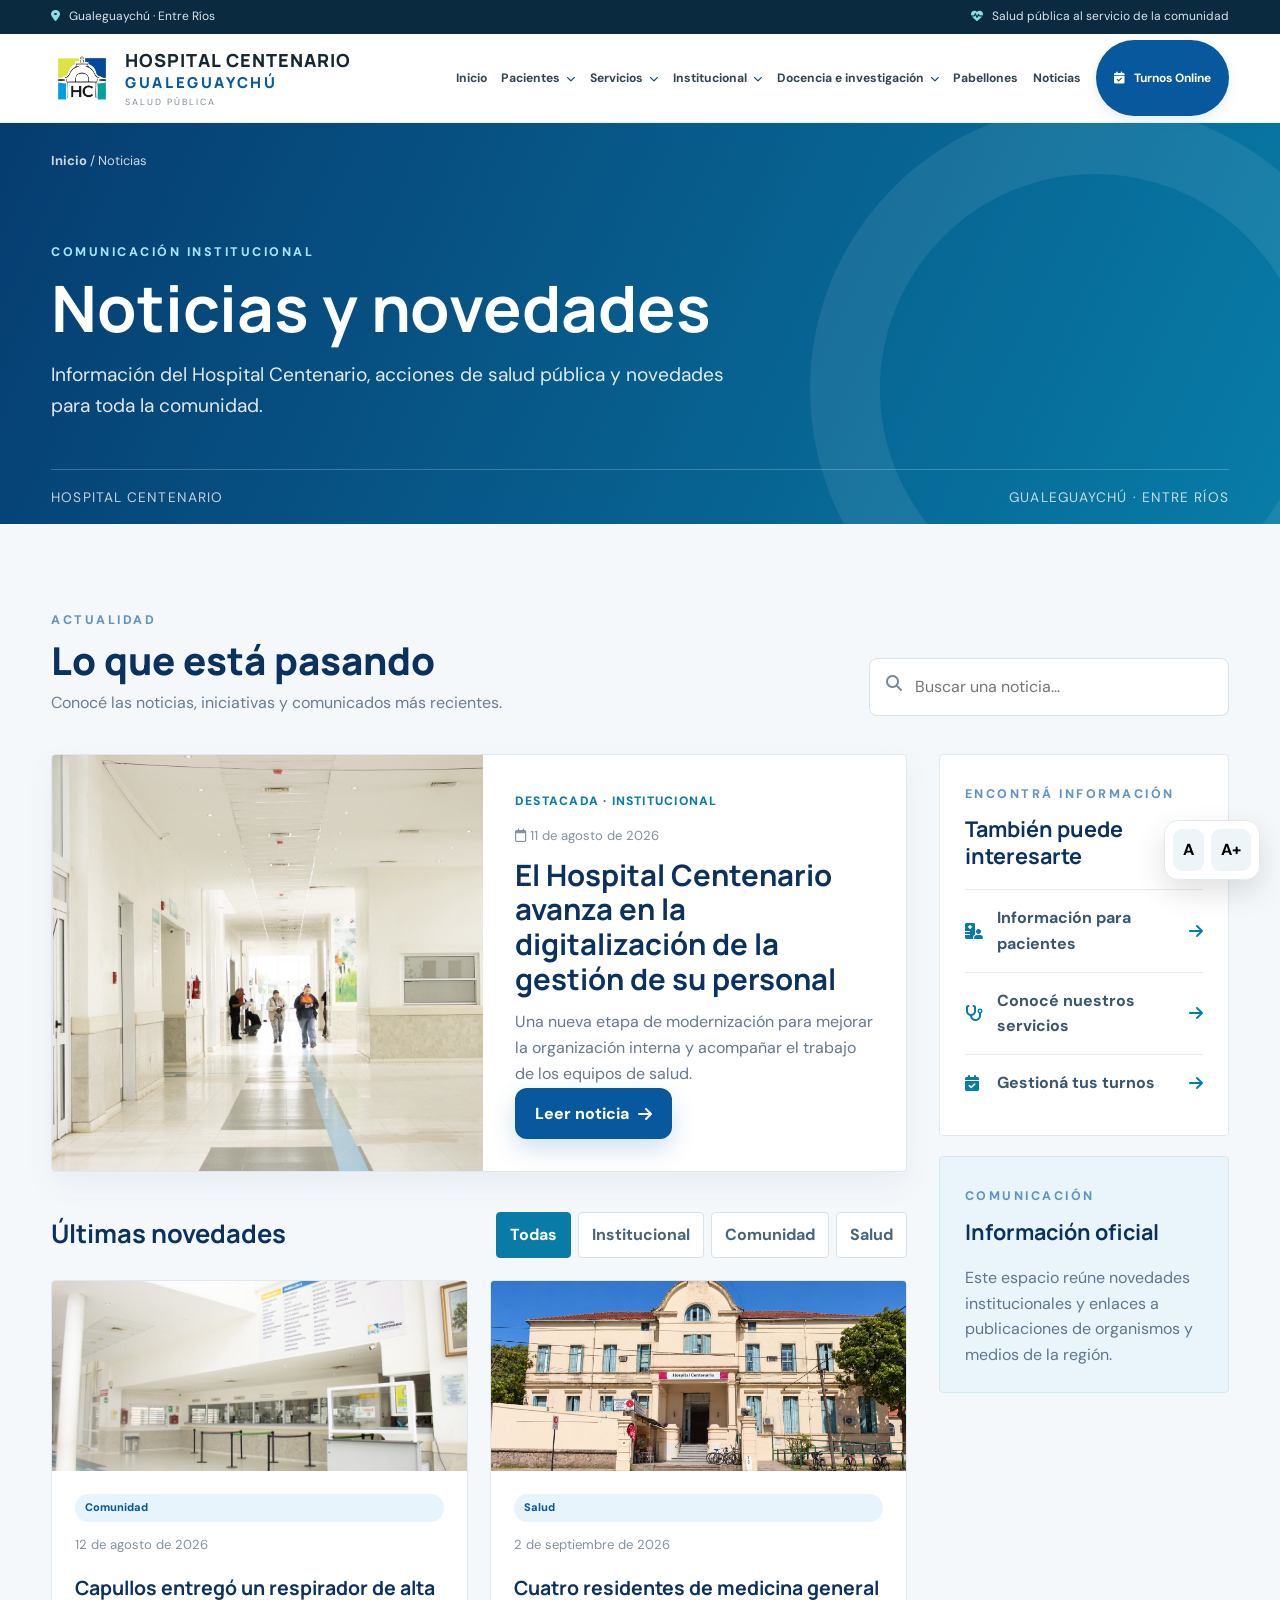
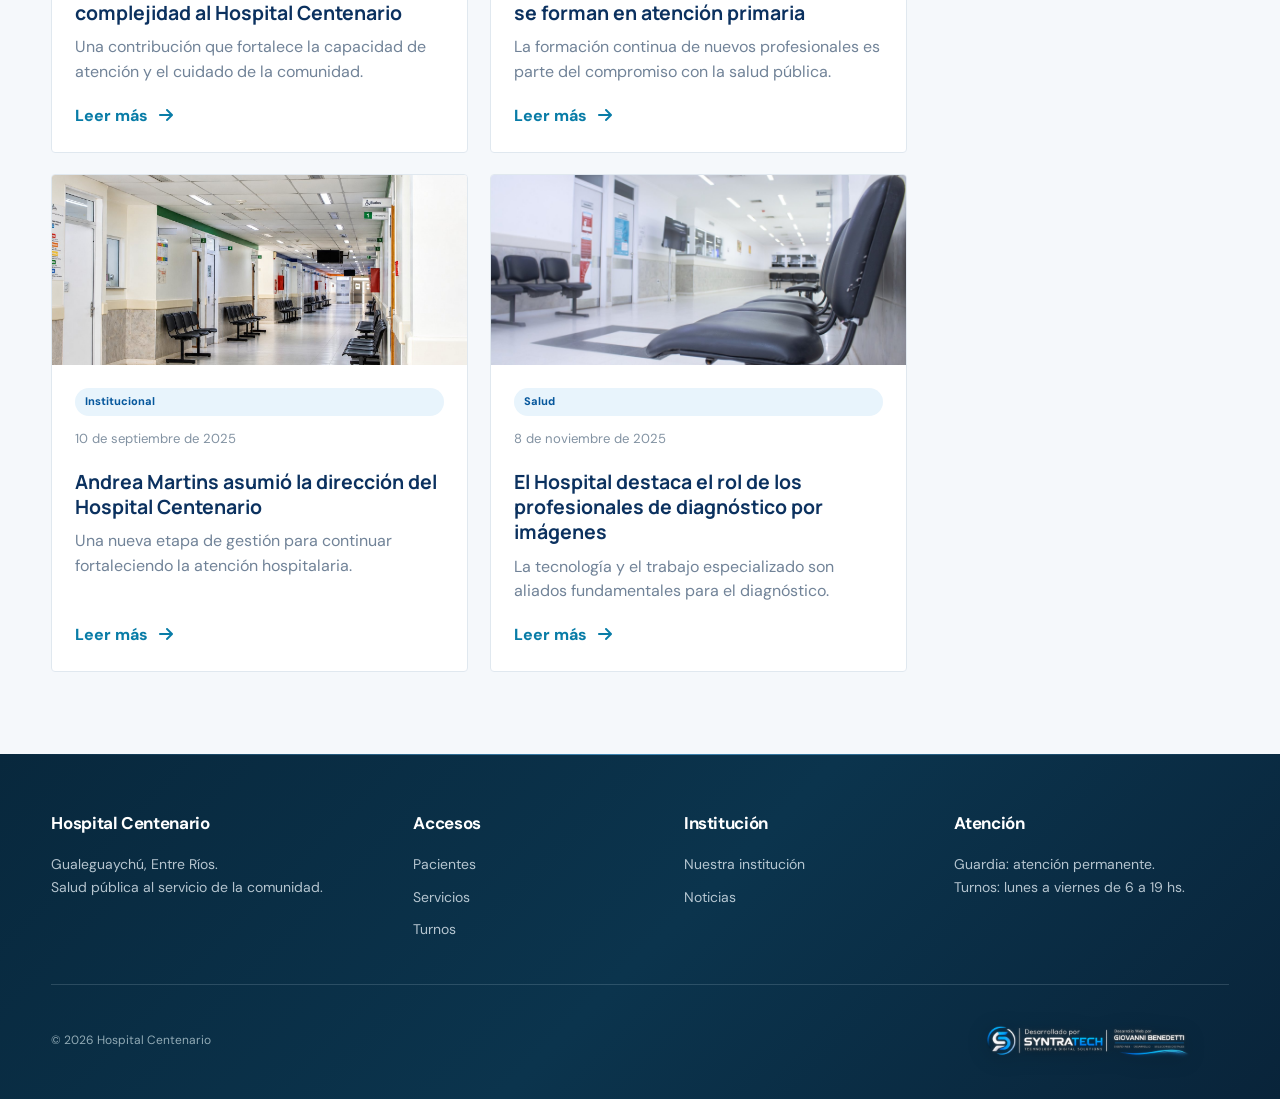
<file: noticias.html>
<!doctype html><html lang="es"><head><meta charset="utf-8"><meta name="viewport" content="width=device-width,initial-scale=1"><meta name="description" content="Hospital Centenario Gualeguaychú"><title>Noticias | Hospital Centenario</title><link rel="preconnect" href="https://fonts.googleapis.com"><link rel="preconnect" href="https://fonts.gstatic.com" crossorigin><link href="https://fonts.googleapis.com/css2?family=DM+Sans:wght@400;500;600;700;800&family=Manrope:wght@700;800&display=swap" rel="stylesheet"><link rel="stylesheet" href="https://cdnjs.cloudflare.com/ajax/libs/font-awesome/6.5.2/css/all.min.css"><link rel="stylesheet" href="style.css"><link rel="stylesheet" href="portal.css"></head><body><div class="topbar"><div class="container topbar__inner"><span><i class="fa-solid fa-location-dot"></i> Gualeguaychú · Entre Ríos</span><span><i class="fa-solid fa-heart-pulse"></i> Salud pública al servicio de la comunidad</span></div></div><header class="header"><div class="container header__inner"><a class="brand" href="index.html"><img src="images/logo.png" alt="Hospital Centenario"><div class="brand__name"><strong>HOSPITAL CENTENARIO</strong><span>GUALEGUAYCHÚ</span><small>SALUD PÚBLICA</small></div></a><button class="menu-toggle" id="menuToggle" aria-label="Abrir menú"><i class="fa-solid fa-bars"></i></button><nav class="nav" id="nav"><a class="" href="index.html">Inicio</a><div class="nav-dropdown"><button class="nav-dropdown__toggle" type="button" aria-expanded="false" aria-haspopup="true">Pacientes <i class="fa-solid fa-chevron-down"></i></button><div class="nav-dropdown__menu"><a href="pacientes.html#guardia"><i class="fa-solid fa-truck-medical"></i><span><strong>Guardia y emergencias</strong><small>Información de atención</small></span></a><a href="pacientes.html#informacion"><i class="fa-solid fa-hospital-user"></i><span><strong>Información para pacientes</strong><small>Antes de venir y preguntas frecuentes</small></span></a><a href="calendario-vacunacion.html"><i class="fa-solid fa-syringe"></i><span><strong>Calendario de vacunación</strong><small>Calendario Nacional de Vacunación 2026</small></span></a></div></div><div class="nav-dropdown "><button class="nav-dropdown__toggle" type="button" aria-expanded="false" aria-haspopup="true">Servicios <i class="fa-solid fa-chevron-down"></i></button><div class="nav-dropdown__menu"><a href="servicios.html#especialidades"><i class="fa-solid fa-stethoscope"></i><span><strong>Especialidades</strong><small>Áreas de atención médica</small></span></a><a href="servicios.html#diagnostico"><i class="fa-solid fa-microscope"></i><span><strong>Diagnóstico y estudios</strong><small>Laboratorio e imágenes</small></span></a><a href="servicios.html#apoyo"><i class="fa-solid fa-hands-holding-circle"></i><span><strong>Servicios de apoyo</strong><small>Atención integral y acompañamiento</small></span></a><a href="servicios.html#farmacia"><i class="fa-solid fa-prescription-bottle-medical"></i><span><strong>Farmacia</strong><small>Información del servicio de farmacia</small></span></a></div></div><div class="nav-dropdown "><button class="nav-dropdown__toggle" type="button" aria-expanded="false" aria-haspopup="true">Institucional <i class="fa-solid fa-chevron-down"></i></button><div class="nav-dropdown__menu"><a href="institucional.html#historia"><i class="fa-solid fa-landmark"></i><span><strong>Nuestra historia</strong><small>Conocé nuestro recorrido</small></span></a><a href="institucional.html#valores"><i class="fa-solid fa-heart"></i><span><strong>Nuestros valores</strong><small>Principios que nos guían</small></span></a><a href="institucional.html#autoridades"><i class="fa-solid fa-users"></i><span><strong>Autoridades</strong><small>Equipo directivo</small></span></a><a href="institucional.html#ong"><i class="fa-solid fa-handshake-angle"></i><span><strong>ONG</strong><small>Organizaciones de la comunidad</small></span></a><a href="institucional.html#cooperadora"><i class="fa-solid fa-people-group"></i><span><strong>Cooperadora</strong><small>Colaboración con el hospital</small></span></a></div></div><div class="nav-dropdown"><button class="nav-dropdown__toggle" type="button" aria-expanded="false" aria-haspopup="true">Docencia e investigación <i class="fa-solid fa-chevron-down"></i></button><div class="nav-dropdown__menu"><a href="docencia-investigacion.html#residentes"><i class="fa-solid fa-user-doctor"></i><span><strong>Residentes</strong><small>Formación de profesionales</small></span></a><a href="docencia-investigacion.html#protocolos"><i class="fa-solid fa-file-medical"></i><span><strong>Protocolos</strong><small>Documentos y guías institucionales</small></span></a><a href="docencia-investigacion.html#cursos"><i class="fa-solid fa-graduation-cap"></i><span><strong>Cursos</strong><small>Capacitaciones y actividades</small></span></a></div></div><a class="nav-link" href="pabellones.html">Pabellones</a><a class="" href="noticias.html">Noticias</a><a class="btn btn--nav" href="turnos-online.html"><i class="fa-solid fa-calendar-check"></i> Turnos Online</a></nav></div></header><main>
<section class="news-hero">
  <div class="container news-hero__inner">
    <div class="breadcrumb"><a href="index.html">Inicio</a> / Noticias</div>
    <div class="news-hero__copy">
      <span class="eyebrow-blue">COMUNICACIÓN INSTITUCIONAL</span>
      <h1>Noticias y novedades</h1>
      <p>Información del Hospital Centenario, acciones de salud pública y novedades para toda la comunidad.</p>
    </div>
    <div class="news-hero__stripe"><span>Hospital Centenario</span><span>Gualeguaychú · Entre Ríos</span></div>
  </div>
</section>
<section class="section news-page">
 <div class="container">
  <div class="news-page__top">
   <div><span class="eyebrow-blue">ACTUALIDAD</span><h2>Lo que está pasando</h2><p>Conocé las noticias, iniciativas y comunicados más recientes.</p></div>
   <div class="news-page__search"><i class="fa-solid fa-magnifying-glass"></i><input id="newsSearch" type="search" placeholder="Buscar una noticia..." aria-label="Buscar una noticia"></div>
  </div>
  <div class="news-layout">
   <div class="news-main">
    <article class="news-feature" data-category="Institucional" data-title="El Hospital Centenario avanza en la digitalización de la gestión de su personal">
      <img src="images/hero-05-hq.jpg" alt="Hospital Centenario y su equipo de trabajo">
      <div class="news-feature__body"><span class="news-label">DESTACADA · INSTITUCIONAL</span><div class="news-date"><i class="fa-regular fa-calendar"></i> 11 de agosto de 2026</div><h3>El Hospital Centenario avanza en la digitalización de la gestión de su personal</h3><p>Una nueva etapa de modernización para mejorar la organización interna y acompañar el trabajo de los equipos de salud.</p><a class="btn btn--primary" href="https://www.r2820.com/noticias/2026/08/11/113722-el-hospital-centenario-avanza-en-la-digitalizacion-de-la-gestion-de-su-personal" target="_blank" rel="noopener">Leer noticia <i class="fa-solid fa-arrow-right"></i></a></div>
    </article>
    <div class="news-toolbar"><h3>Últimas novedades</h3><div class="news-filters" role="group" aria-label="Filtrar noticias"><button class="news-filter active" data-filter="Todas">Todas</button><button class="news-filter" data-filter="Institucional">Institucional</button><button class="news-filter" data-filter="Comunidad">Comunidad</button><button class="news-filter" data-filter="Salud">Salud</button></div></div>
    <div class="news-grid-v2" id="newsGrid">
      <article class="news-card-v2" data-category="Comunidad" data-title="Capullos entregó un respirador de alta complejidad al Hospital Centenario"><img src="images/hero-03-hq.jpg" alt="Equipamiento hospitalario"><div class="news-card-v2__body"><span class="tag">Comunidad</span><div class="news-date">12 de agosto de 2026</div><h4>Capullos entregó un respirador de alta complejidad al Hospital Centenario</h4><p>Una contribución que fortalece la capacidad de atención y el cuidado de la comunidad.</p><a href="https://www.r2820.com/noticias/2026/08/12/113800-capullos-entrego-un-respirador-de-alta-complejidad-al-hospital-centenario" target="_blank" rel="noopener">Leer más <i class="fa-solid fa-arrow-right"></i></a></div></article>
      <article class="news-card-v2" data-category="Salud" data-title="Cuatro residentes de medicina general se forman en atención primaria"><img src="images/hero-02-hq.jpg" alt="Profesionales de salud en formación"><div class="news-card-v2__body"><span class="tag">Salud</span><div class="news-date">2 de septiembre de 2026</div><h4>Cuatro residentes de medicina general se forman en atención primaria</h4><p>La formación continua de nuevos profesionales es parte del compromiso con la salud pública.</p><a href="https://www.r2820.com/noticias/2026/09/02/115415-cuatro-residentes-de-medicina-general-se-forman-en-atencion-primaria-de-la-salud" target="_blank" rel="noopener">Leer más <i class="fa-solid fa-arrow-right"></i></a></div></article>
      <article class="news-card-v2" data-category="Institucional" data-title="Andrea Martins asumió la dirección del Hospital Centenario"><img src="images/hero-01-hq.jpg" alt="Edificio del Hospital Centenario"><div class="news-card-v2__body"><span class="tag">Institucional</span><div class="news-date">10 de septiembre de 2025</div><h4>Andrea Martins asumió la dirección del Hospital Centenario</h4><p>Una nueva etapa de gestión para continuar fortaleciendo la atención hospitalaria.</p><a href="https://www.r2820.com/noticias/2025/09/10/95055-andrea-martins-asumira-la-direccion-del-hospital-centenario" target="_blank" rel="noopener">Leer más <i class="fa-solid fa-arrow-right"></i></a></div></article>
      <article class="news-card-v2" data-category="Salud" data-title="El Hospital destaca el rol de los profesionales de diagnóstico por imágenes"><img src="images/hero-04-hq.jpg" alt="Tecnología y diagnóstico hospitalario"><div class="news-card-v2__body"><span class="tag">Salud</span><div class="news-date">8 de noviembre de 2025</div><h4>El Hospital destaca el rol de los profesionales de diagnóstico por imágenes</h4><p>La tecnología y el trabajo especializado son aliados fundamentales para el diagnóstico.</p><a href="https://www.r2820.com/noticias/2025/11/08/97039-destacan-el-rol-de-los-radiologos-en-el-hospital-centenario" target="_blank" rel="noopener">Leer más <i class="fa-solid fa-arrow-right"></i></a></div></article>
    </div><p class="news-empty" id="newsEmpty" hidden>No encontramos noticias con esos criterios.</p>
   </div>
   <aside class="news-sidebar"><div class="news-side-card"><span class="eyebrow-blue">ENCONTRÁ INFORMACIÓN</span><h3>También puede interesarte</h3><a href="pacientes.html"><i class="fa-solid fa-hospital-user"></i><span>Información para pacientes</span><i class="fa-solid fa-arrow-right"></i></a><a href="servicios.html"><i class="fa-solid fa-stethoscope"></i><span>Conocé nuestros servicios</span><i class="fa-solid fa-arrow-right"></i></a><a href="turnos-online.html"><i class="fa-solid fa-calendar-check"></i><span>Gestioná tus turnos</span><i class="fa-solid fa-arrow-right"></i></a></div><div class="news-side-card news-side-card--blue"><span class="eyebrow-blue">COMUNICACIÓN</span><h3>Información oficial</h3><p>Este espacio reúne novedades institucionales y enlaces a publicaciones de organismos y medios de la región.</p></div></aside>
  </div>
 </div>
</section>
</main>
<footer class="footer"><div class="container footer__grid"><div><h3>Hospital Centenario</h3><p>Gualeguaychú, Entre Ríos.<br>Salud pública al servicio de la comunidad.</p></div><div class="footer-column footer-column--access"><h3>Accesos</h3><a href="pacientes.html">Pacientes</a><a href="servicios.html">Servicios</a><a href="turnos-online.html">Turnos</a></div><div class="footer-column footer-column--institution"><h3>Institución</h3><a href="institucional.html">Nuestra institución</a><a href="noticias.html">Noticias</a></div><div><h3>Atención</h3><p>Guardia: atención permanente.</p><p>Turnos: lunes a viernes de 6 a 19 hs.</p></div></div><div class="container footer__bottom"><span>© <span id="year"></span> Hospital Centenario</span><span class="footer-project-label"></span><span class="footer-project-signature"><img src="images/firma-syntratech.png" alt="Desarrollado por SyntraTech — Desarrollo Web por Giovanni Benedetti" loading="lazy"></span></div>

</footer><div class="a11y" aria-label="Accesibilidad"><button id="fontNormal" type="button">A</button><button id="fontPlus" type="button">A+</button></div><button class="backtop" id="backTop" aria-label="Volver arriba"><i class="fa-solid fa-arrow-up"></i></button><div class="modal" id="turnModal"><div class="modal__box"><button class="modal__close" data-close aria-label="Cerrar"><i class="fa-solid fa-xmark"></i></button><div class="eyebrow-blue">GESTIÓN DE TURNOS</div><h2>¿Cómo querés gestionar tu turno?</h2><p>La información publicada en junio de 2026 indica atención para turnos de lunes a viernes de 6 a 19 hs. en admisiones del nuevo edificio y pabellones 3 y 4.</p><div class="modal-actions"><a href="turnos-online.html"><strong>Ver información completa</strong><span>Horarios, admisiones y cancelaciones</span></a><a href="tel:+543446428034"><strong>Llamar al hospital</strong><span>+54 3446 42-8034</span></a></div></div></div><script src="portal.js"></script><script src="script.js"></script><script src="v40-enhancements.js"></script>
</body></html>
</file>
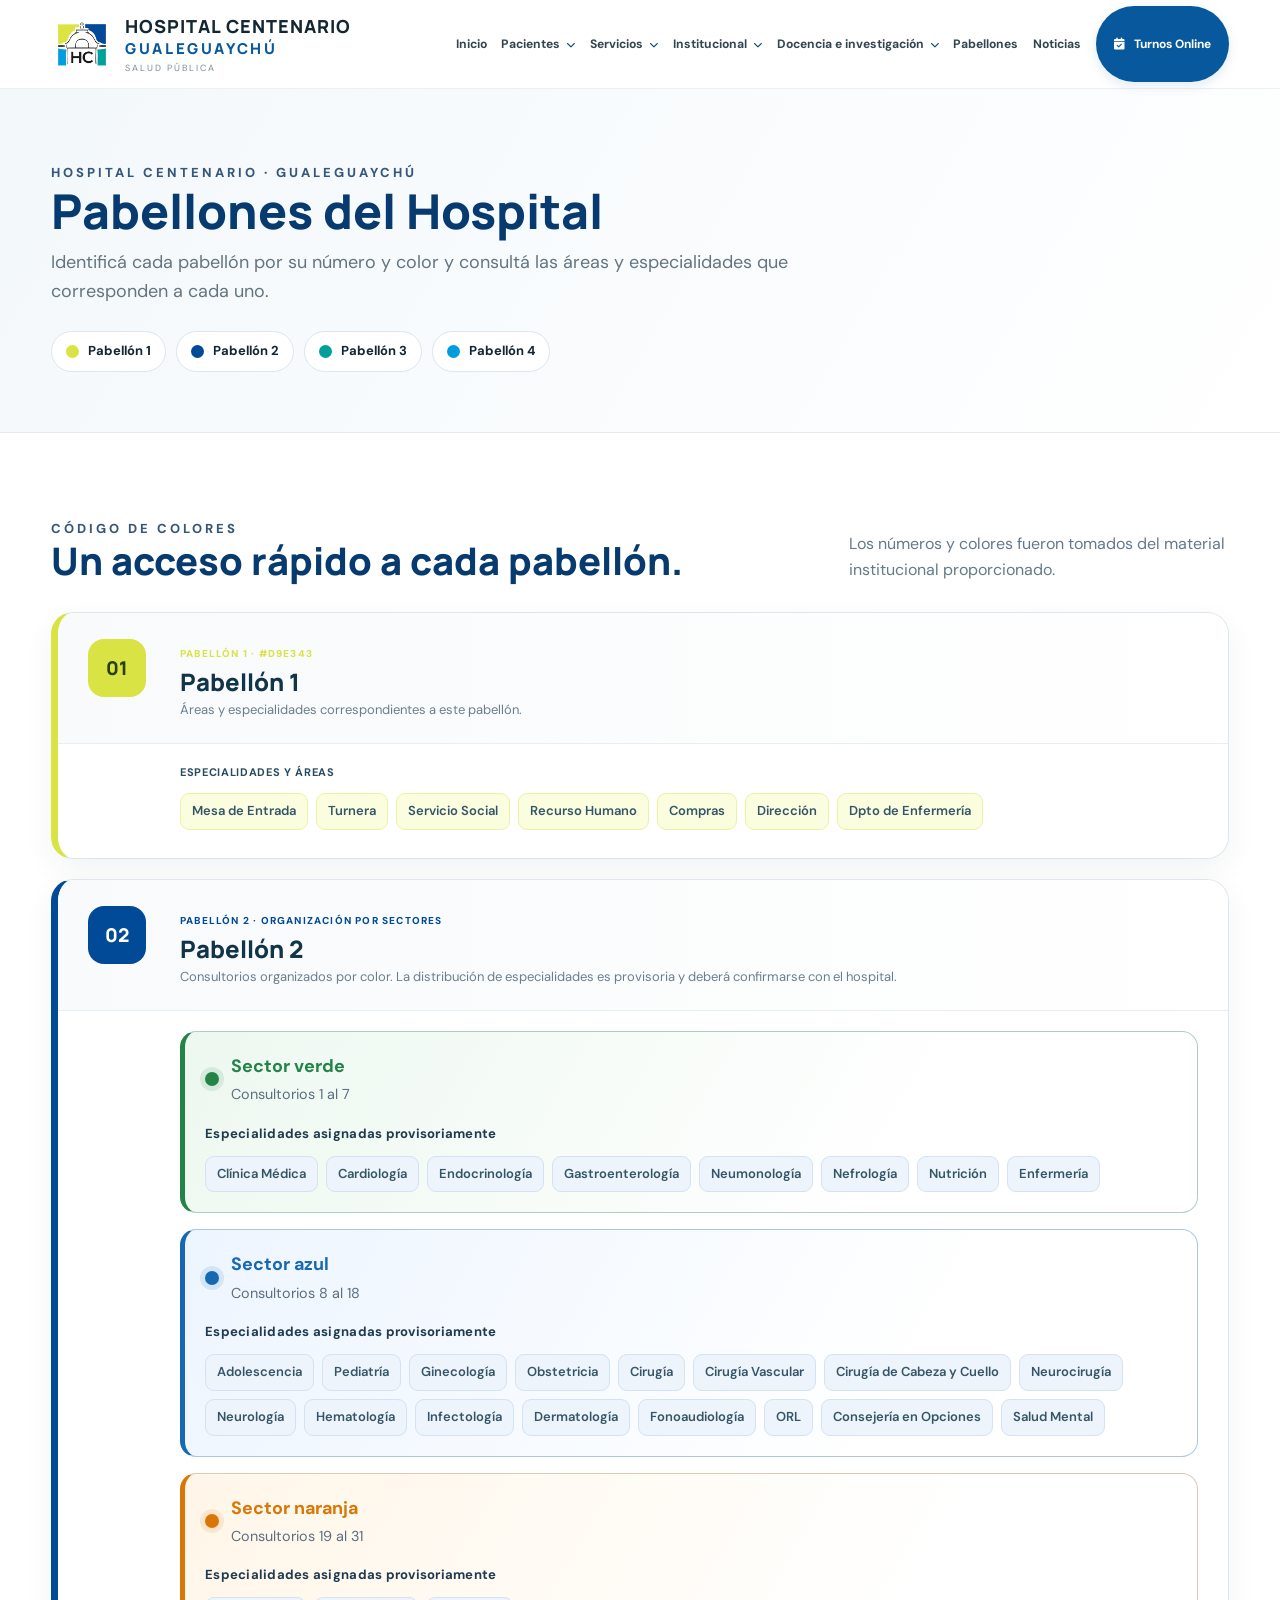
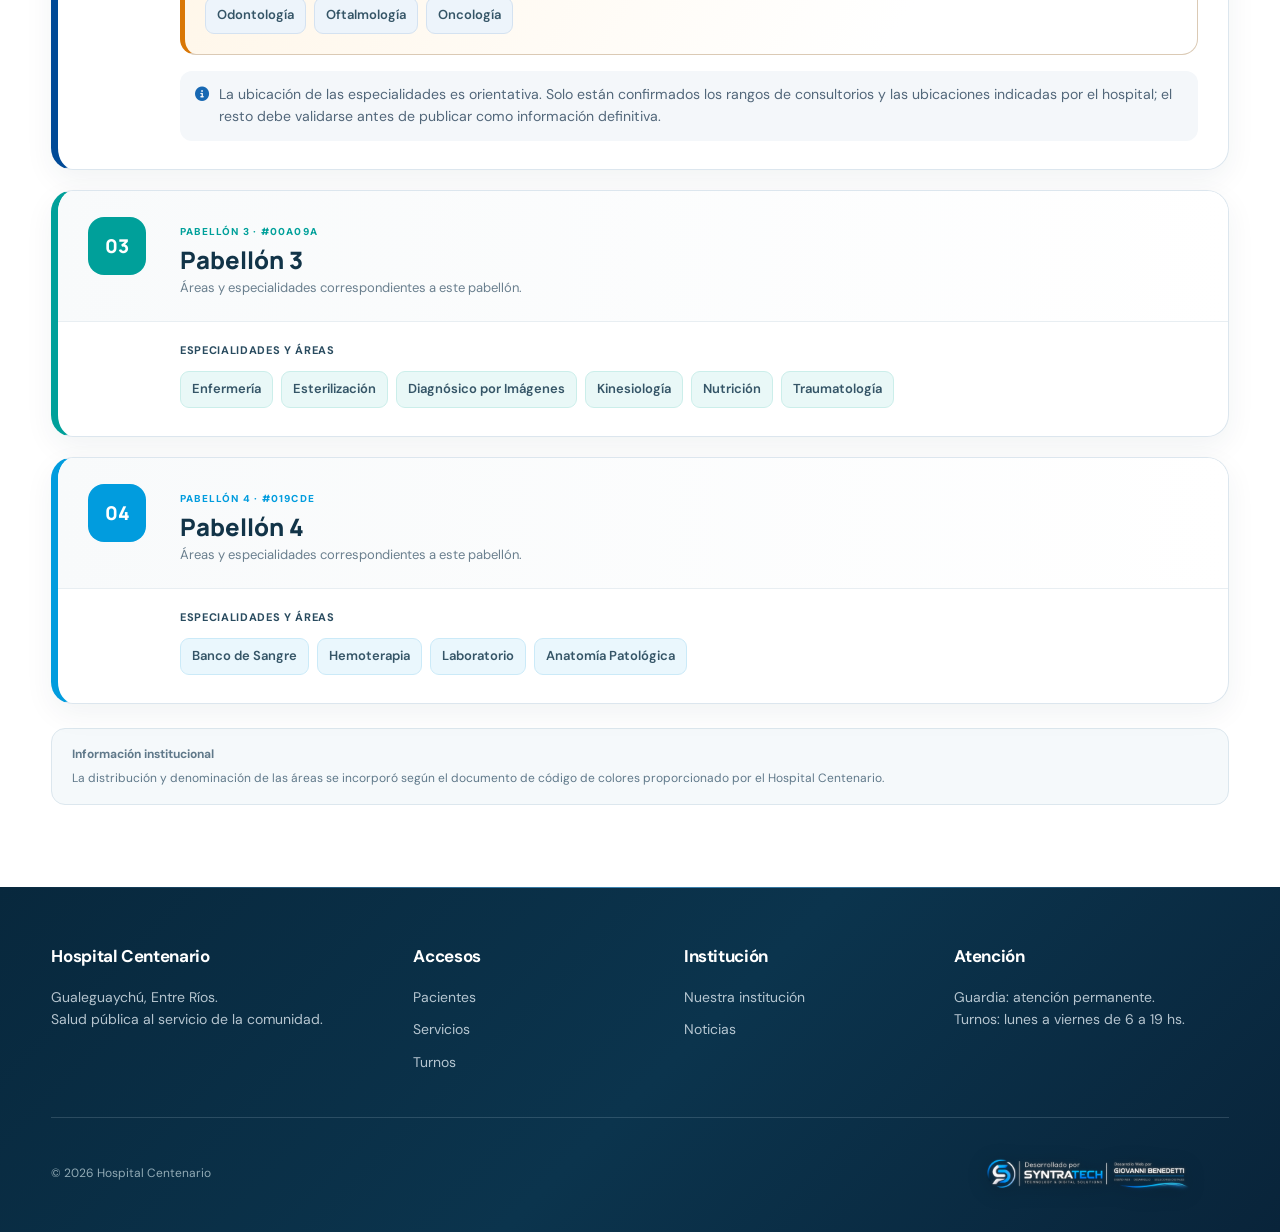
<file: pabellones.html>
<!doctype html><html lang="es"><head><meta charset="utf-8"><meta name="viewport" content="width=device-width,initial-scale=1"><meta name="description" content="Hospital Centenario Gualeguaychú"><title>Pabellones y áreas de atención | Hospital Centenario</title><link rel="preconnect" href="https://fonts.googleapis.com"><link rel="preconnect" href="https://fonts.gstatic.com" crossorigin><link href="https://fonts.googleapis.com/css2?family=DM+Sans:wght@400;500;600;700;800&family=Manrope:wght@700;800&display=swap" rel="stylesheet"><link rel="stylesheet" href="https://cdnjs.cloudflare.com/ajax/libs/font-awesome/6.5.2/css/all.min.css"><link rel="stylesheet" href="style.css"><link rel="stylesheet" href="portal.css"><style>
.pab-card--sectors .pab-sector-list{display:grid;gap:16px}
.pab-card--sectors .pab-sector{border:1px solid color-mix(in srgb,var(--sector-color) 25%,#dce6ef);border-left:5px solid var(--sector-color);background:linear-gradient(120deg,var(--sector-tint),#fff 72%);border-radius:16px;padding:20px}
.pab-card--sectors .pab-sector__head{display:flex;align-items:center;gap:12px;margin-bottom:16px}
.pab-card--sectors .pab-sector__dot{display:block;width:14px;height:14px;border-radius:50%;background:var(--sector-color);box-shadow:0 0 0 5px color-mix(in srgb,var(--sector-color) 12%,transparent);flex:0 0 auto}
.pab-card--sectors .pab-sector h4{margin:0;color:var(--sector-color);font-size:1.12rem}
.pab-card--sectors .pab-sector__head p{margin:3px 0 0;color:#5c6f80;font-size:.9rem}
.pab-card--sectors .pab-sector>strong{display:block;margin:0 0 12px;color:#203b50;font-size:.82rem;letter-spacing:.02em}
.pab-card--sectors .pab-pills{display:flex;flex-wrap:wrap;gap:8px}
.pab-card--sectors .pab-pills span{border-color:#d5e1ed;background:#fff}
.pab-card--sectors .pab-sector-note{display:flex;gap:10px;align-items:flex-start;margin:0;padding:13px 15px;border-radius:12px;background:#f4f7fa;color:#52677a;font-size:.88rem;line-height:1.55}
.pab-card--sectors .pab-sector-note i{color:#1768b3;margin-top:3px}
@media(max-width:600px){.pab-card--sectors .pab-sector{padding:15px}.pab-card--sectors .pab-sector__head{margin-bottom:12px}}
</style></head><body><header class="header"><div class="container header__inner"><a class="brand" href="index.html"><img src="images/logo.png" alt="Hospital Centenario"><div class="brand__name"><strong>HOSPITAL CENTENARIO</strong><span>GUALEGUAYCHÚ</span><small>SALUD PÚBLICA</small></div></a><button class="menu-toggle" id="menuToggle" aria-label="Abrir menú"><i class="fa-solid fa-bars"></i></button><nav class="nav" id="nav"><a href="index.html">Inicio</a><div class="nav-dropdown"><button class="nav-dropdown__toggle" type="button" aria-expanded="false" aria-haspopup="true">Pacientes <i class="fa-solid fa-chevron-down"></i></button><div class="nav-dropdown__menu"><a href="pacientes.html#guardia"><i class="fa-solid fa-truck-medical"></i><span><strong>Guardia y emergencias</strong><small>Información de atención</small></span></a><a href="pacientes.html#informacion"><i class="fa-solid fa-hospital-user"></i><span><strong>Información para pacientes</strong><small>Antes de venir y preguntas frecuentes</small></span></a><a href="calendario-vacunacion.html"><i class="fa-solid fa-syringe"></i><span><strong>Calendario de vacunación</strong><small>Calendario Nacional de Vacunación 2026</small></span></a></div></div><div class="nav-dropdown "><button class="nav-dropdown__toggle" type="button" aria-expanded="false" aria-haspopup="true">Servicios <i class="fa-solid fa-chevron-down"></i></button><div class="nav-dropdown__menu"><a href="servicios.html#especialidades"><i class="fa-solid fa-stethoscope"></i><span><strong>Especialidades</strong><small>Áreas de atención médica</small></span></a><a href="servicios.html#diagnostico"><i class="fa-solid fa-microscope"></i><span><strong>Diagnóstico y estudios</strong><small>Laboratorio e imágenes</small></span></a><a href="servicios.html#apoyo"><i class="fa-solid fa-hands-holding-circle"></i><span><strong>Servicios de apoyo</strong><small>Atención integral y acompañamiento</small></span></a><a href="servicios.html#farmacia"><i class="fa-solid fa-prescription-bottle-medical"></i><span><strong>Farmacia</strong><small>Información del servicio de farmacia</small></span></a></div></div><div class="nav-dropdown "><button class="nav-dropdown__toggle" type="button" aria-expanded="false" aria-haspopup="true">Institucional <i class="fa-solid fa-chevron-down"></i></button><div class="nav-dropdown__menu"><a href="institucional.html#historia"><i class="fa-solid fa-landmark"></i><span><strong>Nuestra historia</strong><small>Conocé nuestro recorrido</small></span></a><a href="institucional.html#valores"><i class="fa-solid fa-heart"></i><span><strong>Nuestros valores</strong><small>Principios que nos guían</small></span></a><a href="institucional.html#autoridades"><i class="fa-solid fa-users"></i><span><strong>Autoridades</strong><small>Equipo directivo</small></span></a><a href="institucional.html#ong"><i class="fa-solid fa-handshake-angle"></i><span><strong>ONG</strong><small>Organizaciones de la comunidad</small></span></a><a href="institucional.html#cooperadora"><i class="fa-solid fa-people-group"></i><span><strong>Cooperadora</strong><small>Colaboración con el hospital</small></span></a></div></div><div class="nav-dropdown"><button class="nav-dropdown__toggle" type="button" aria-expanded="false" aria-haspopup="true">Docencia e investigación <i class="fa-solid fa-chevron-down"></i></button><div class="nav-dropdown__menu"><a href="docencia-investigacion.html#residentes"><i class="fa-solid fa-user-doctor"></i><span><strong>Residentes</strong><small>Formación de profesionales</small></span></a><a href="docencia-investigacion.html#protocolos"><i class="fa-solid fa-file-medical"></i><span><strong>Protocolos</strong><small>Documentos y guías institucionales</small></span></a><a href="docencia-investigacion.html#cursos"><i class="fa-solid fa-graduation-cap"></i><span><strong>Cursos</strong><small>Capacitaciones y actividades</small></span></a></div></div><a class="nav-link is-active" href="pabellones.html">Pabellones</a><a class="" href="noticias.html">Noticias</a><a class="btn btn--nav" href="turnos-online.html"><i class="fa-solid fa-calendar-check"></i> Turnos Online</a></nav></div></header><main>
<section class="page-hero pab-hero"><div class="container"><span class="eyebrow">HOSPITAL CENTENARIO · GUALEGUAYCHÚ</span><h1>Pabellones del Hospital</h1><p>Identificá cada pabellón por su número y color y consultá las áreas y especialidades que corresponden a cada uno.</p><div class="pab-legend"><a href="#pabellon-1"><i style="background:#d9e343"></i>Pabellón 1</a><a href="#pabellon-2"><i style="background:#004a97"></i>Pabellón 2</a><a href="#pabellon-3"><i style="background:#00a09a"></i>Pabellón 3</a><a href="#pabellon-4"><i style="background:#019cde"></i>Pabellón 4</a></div></div></section>
<section class="section"><div class="container"><div class="pab-intro"><div><span class="eyebrow">CÓDIGO DE COLORES</span><h2>Un acceso rápido a cada pabellón.</h2></div><p>Los números y colores fueron tomados del material institucional proporcionado.</p></div><div class="pab-list"><article class="pab-card" id="pabellon-1" style="--pab:#d9e343">
<div class="pab-head"><div class="pab-num">01</div><div><small>PABELLÓN 1 · #D9E343</small><h3>Pabellón 1</h3><p>Áreas y especialidades correspondientes a este pabellón.</p></div></div>
<div class="pab-body"><strong>Especialidades y áreas</strong><div class="pab-pills"><span>Mesa de Entrada</span><span>Turnera</span><span>Servicio Social</span><span>Recurso Humano</span><span>Compras</span><span>Dirección</span><span>Dpto de Enfermería</span></div></div></article><article class="pab-card pab-card--sectors" id="pabellon-2" style="--pab:#004a97">
<div class="pab-head"><div class="pab-num">02</div><div><small>PABELLÓN 2 · ORGANIZACIÓN POR SECTORES</small><h3>Pabellón 2</h3><p>Consultorios organizados por color. La distribución de especialidades es provisoria y deberá confirmarse con el hospital.</p></div></div>
<div class="pab-body pab-sector-list">
<section class="pab-sector" style="--sector-color:#248447;--sector-tint:#edf8f0" aria-labelledby="sector-verde"><div class="pab-sector__head"><span class="pab-sector__dot"></span><div><h4 id="sector-verde">Sector verde</h4><p>Consultorios 1 al 7</p></div></div><strong>Especialidades asignadas provisoriamente</strong><div class="pab-pills"><span>Clínica Médica</span><span>Cardiología</span><span>Endocrinología</span><span>Gastroenterología</span><span>Neumonología</span><span>Nefrología</span><span>Nutrición</span><span>Enfermería</span></div></section>
<section class="pab-sector" style="--sector-color:#1768b3;--sector-tint:#edf5ff" aria-labelledby="sector-azul"><div class="pab-sector__head"><span class="pab-sector__dot"></span><div><h4 id="sector-azul">Sector azul</h4><p>Consultorios 8 al 18</p></div></div><strong>Especialidades asignadas provisoriamente</strong><div class="pab-pills"><span>Adolescencia</span><span>Pediatría</span><span>Ginecología</span><span>Obstetricia</span><span>Cirugía</span><span>Cirugía Vascular</span><span>Cirugía de Cabeza y Cuello</span><span>Neurocirugía</span><span>Neurología</span><span>Hematología</span><span>Infectología</span><span>Dermatología</span><span>Fonoaudiología</span><span>ORL</span><span>Consejería en Opciones</span><span>Salud Mental</span></div></section>
<section class="pab-sector" style="--sector-color:#d97706;--sector-tint:#fff6e8" aria-labelledby="sector-naranja"><div class="pab-sector__head"><span class="pab-sector__dot"></span><div><h4 id="sector-naranja">Sector naranja</h4><p>Consultorios 19 al 31</p></div></div><strong>Especialidades asignadas provisoriamente</strong><div class="pab-pills"><span>Odontología</span><span>Oftalmología</span><span>Oncología</span></div></section>
<p class="pab-sector-note"><i class="fa-solid fa-circle-info"></i> La ubicación de las especialidades es orientativa. Solo están confirmados los rangos de consultorios y las ubicaciones indicadas por el hospital; el resto debe validarse antes de publicar como información definitiva.</p>
</div></article><article class="pab-card" id="pabellon-3" style="--pab:#00a09a">
<div class="pab-head"><div class="pab-num">03</div><div><small>PABELLÓN 3 · #00A09A</small><h3>Pabellón 3</h3><p>Áreas y especialidades correspondientes a este pabellón.</p></div></div>
<div class="pab-body"><strong>Especialidades y áreas</strong><div class="pab-pills"><span>Enfermería</span><span>Esterilización</span><span>Diagnósico por Imágenes</span><span>Kinesiología</span><span>Nutrición</span><span>Traumatología</span></div></div></article><article class="pab-card" id="pabellon-4" style="--pab:#019cde">
<div class="pab-head"><div class="pab-num">04</div><div><small>PABELLÓN 4 · #019CDE</small><h3>Pabellón 4</h3><p>Áreas y especialidades correspondientes a este pabellón.</p></div></div>
<div class="pab-body"><strong>Especialidades y áreas</strong><div class="pab-pills"><span>Banco de Sangre</span><span>Hemoterapia</span><span>Laboratorio</span><span>Anatomía Patológica</span></div></div></article></div><div class="pab-note"><b>Información institucional</b><p>La distribución y denominación de las áreas se incorporó según el documento de código de colores proporcionado por el Hospital Centenario.</p></div></div></section></main><footer class="footer"><div class="container footer__grid"><div><h3>Hospital Centenario</h3><p>Gualeguaychú, Entre Ríos.<br>Salud pública al servicio de la comunidad.</p></div><div class="footer-column footer-column--access"><h3>Accesos</h3><a href="pacientes.html">Pacientes</a><a href="servicios.html">Servicios</a><a href="turnos-online.html">Turnos</a></div><div class="footer-column footer-column--institution"><h3>Institución</h3><a href="institucional.html">Nuestra institución</a><a href="noticias.html">Noticias</a></div><div><h3>Atención</h3><p>Guardia: atención permanente.</p><p>Turnos: lunes a viernes de 6 a 19 hs.</p></div></div><div class="container footer__bottom"><span>© <span id="year"></span> Hospital Centenario</span><span class="footer-project-label"></span><span class="footer-project-signature"><img src="images/firma-syntratech.png" alt="Desarrollado por SyntraTech — Desarrollo Web por Giovanni Benedetti" loading="lazy"></span></div>

</footer><script src="portal.js"></script>
<script src="script.js"></script>
<script src="v40-enhancements.js"></script></body></html>
</file>
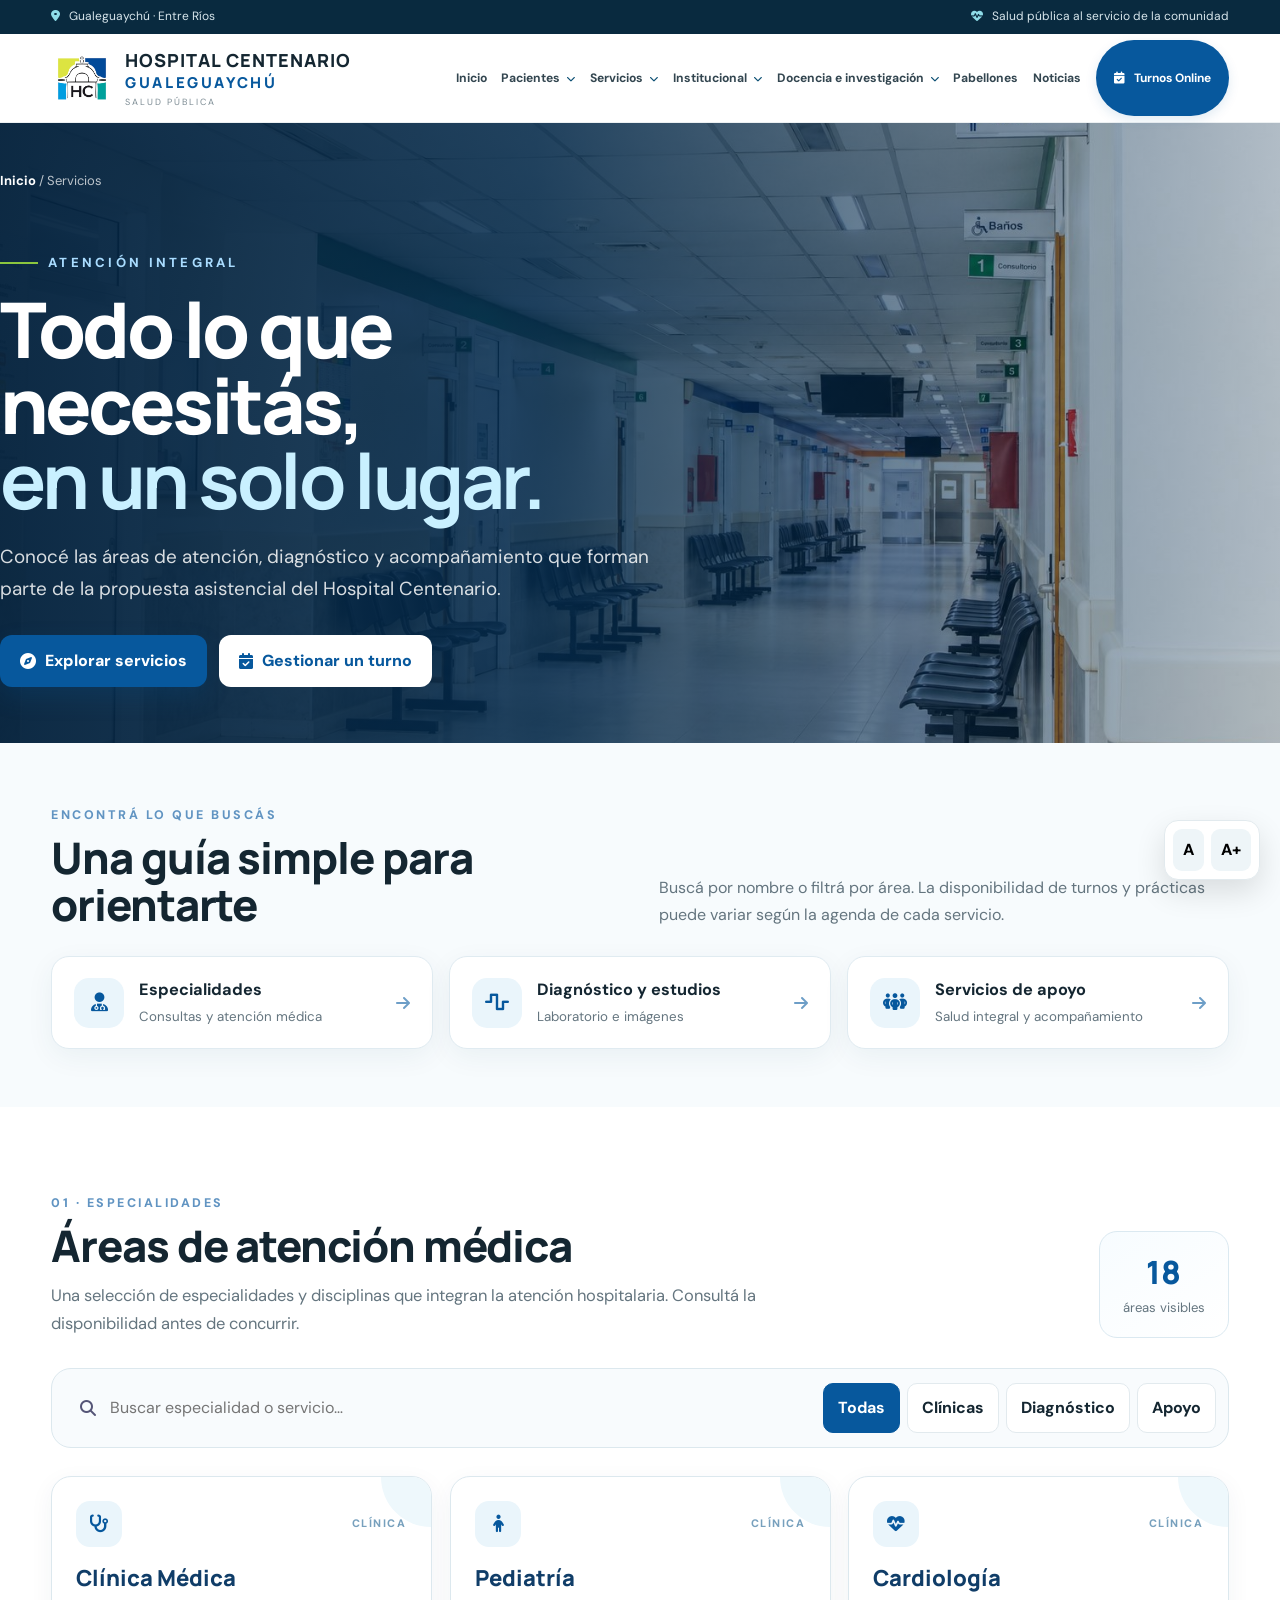
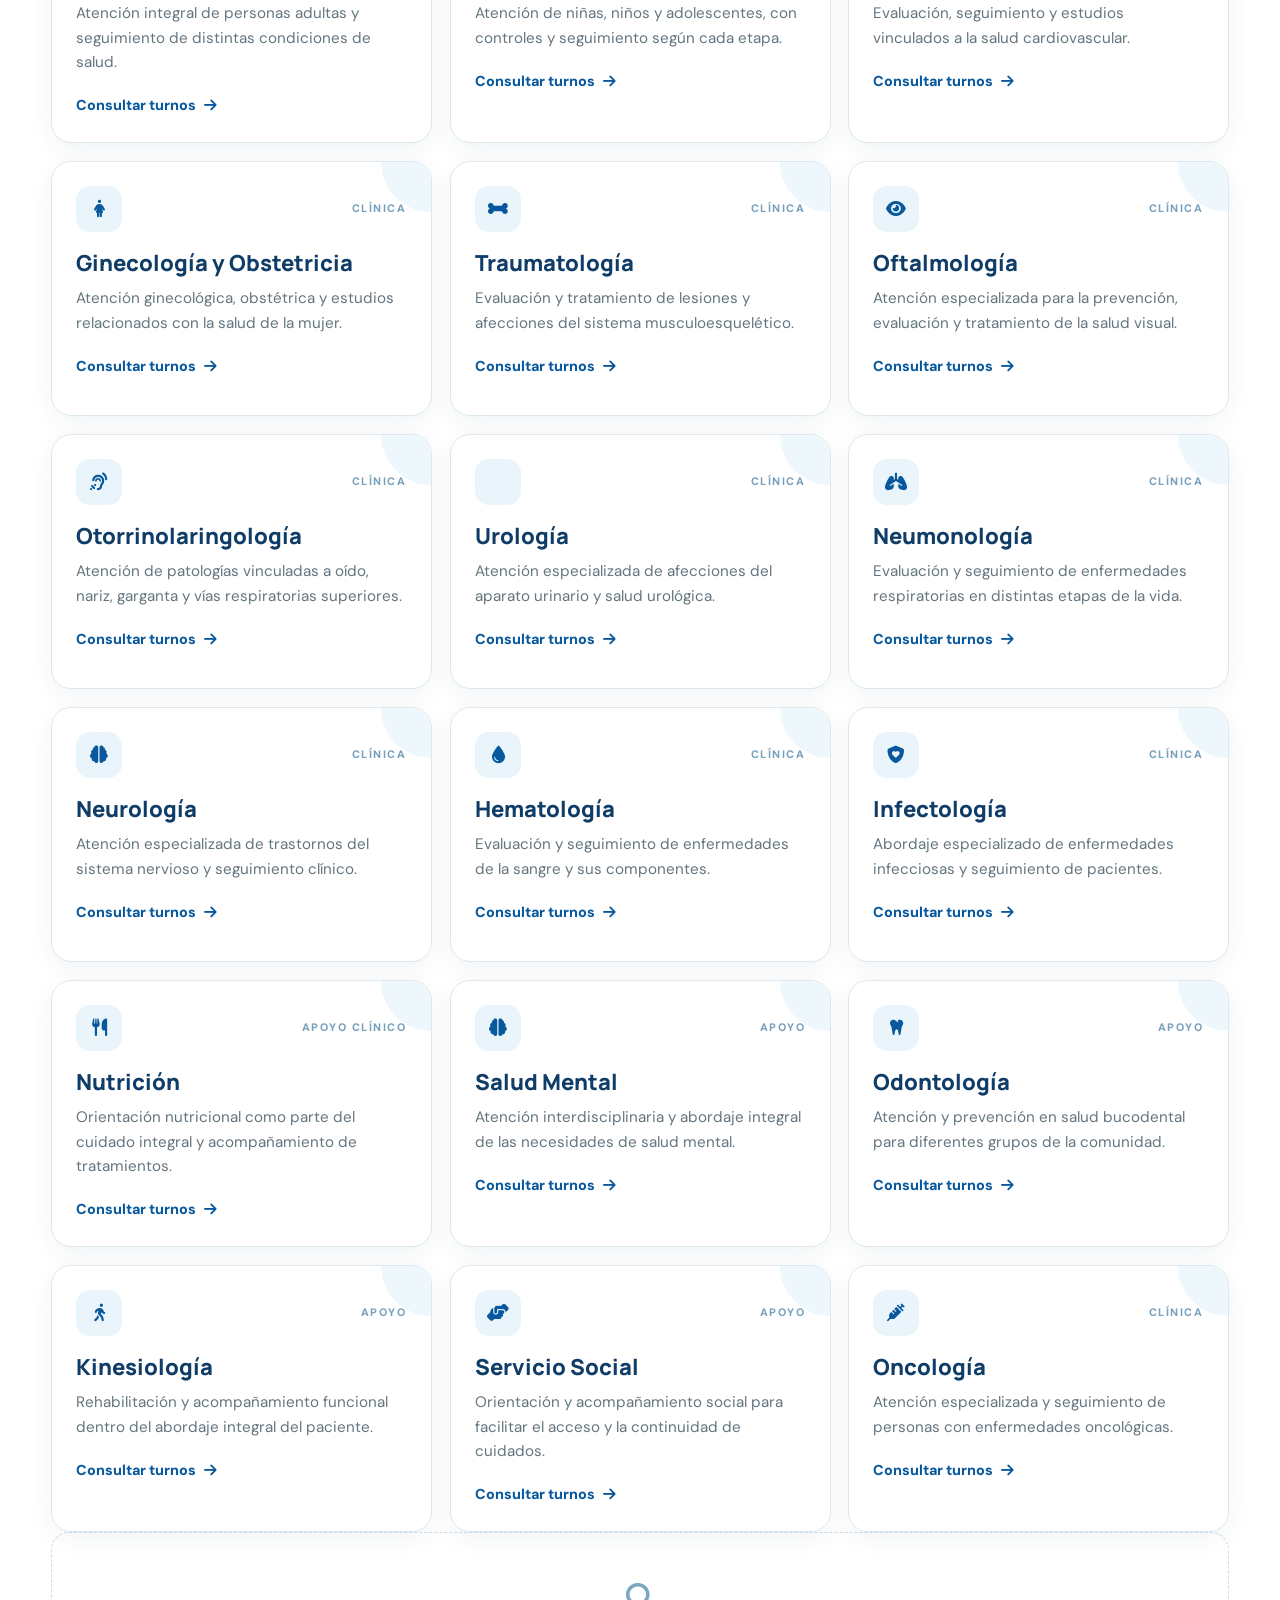
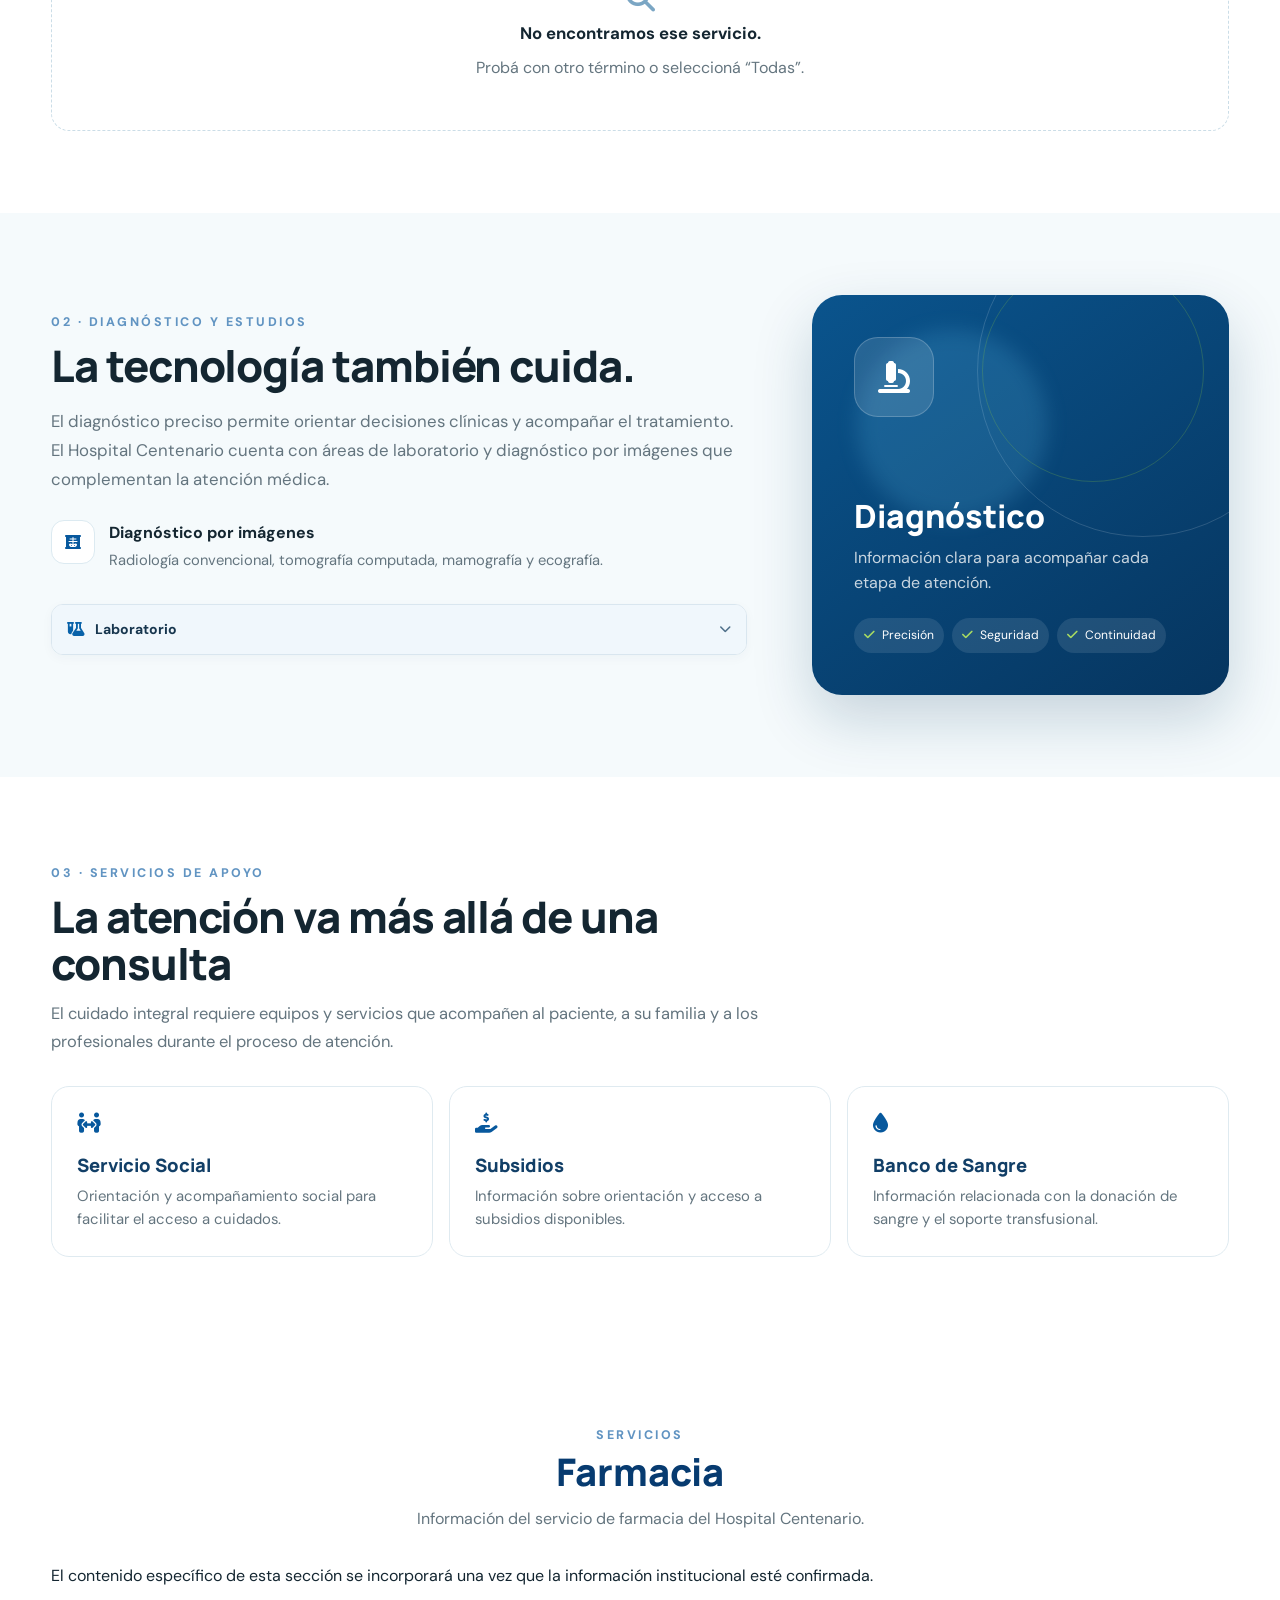
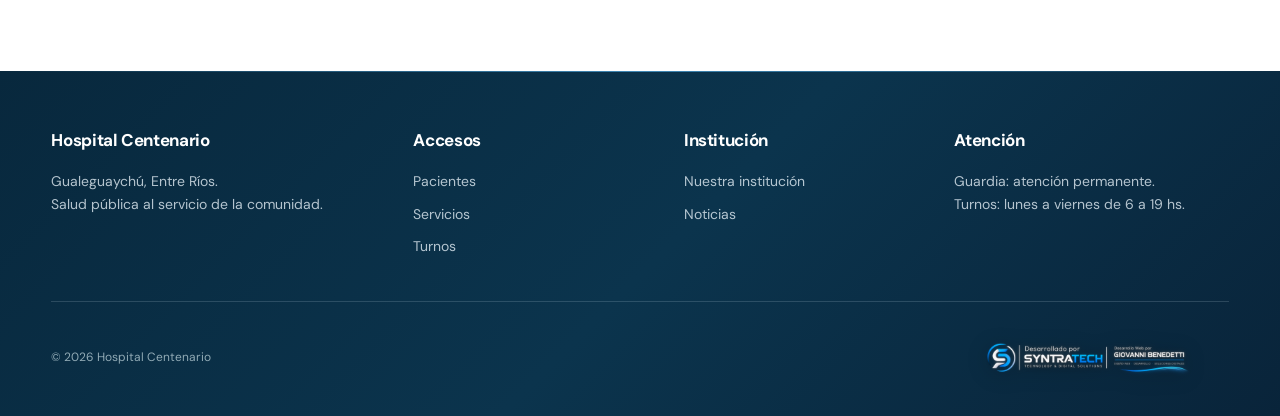
<file: servicios.html>
<!doctype html><html lang="es"><head><meta charset="utf-8"><meta name="viewport" content="width=device-width,initial-scale=1"><meta name="description" content="Servicios, especialidades y áreas de atención del Hospital Centenario de Gualeguaychú."><title>Servicios | Hospital Centenario</title><link rel="preconnect" href="https://fonts.googleapis.com"><link rel="preconnect" href="https://fonts.gstatic.com" crossorigin><link href="https://fonts.googleapis.com/css2?family=DM+Sans:wght@400;500;600;700;800&family=Manrope:wght@700;800&display=swap" rel="stylesheet"><link rel="stylesheet" href="https://cdnjs.cloudflare.com/ajax/libs/font-awesome/6.5.2/css/all.min.css"><link rel="stylesheet" href="style.css"><link rel="stylesheet" href="portal.css"><style>
/* Estudios de laboratorio: acordeón accesible y adaptable */
/* Jerarquía de Laboratorio > Estudios que realizamos > exámenes */
.lab-accordion--lab{margin-top:18px;}
.lab-accordion--lab>summary{background:#f0f7fc;color:#104d7c;font-size:15px;padding:16px 17px;}
.lab-accordion--lab>.lab-accordion__body{padding:15px;background:#fbfdff;}
.lab-accordion--lab .lab-studies-block{margin-top:0;}
.lab-accordion--lab .lab-studies-icon{display:none;}
.lab-accordion--lab .lab-studies-content{grid-column:1/-1;}
.lab-accordion--studies{margin:0 0 12px;border-color:#d4e4f0;box-shadow:none;}
.lab-accordion--studies>summary{background:#fff;color:#17364e;padding:13px 15px;}
.lab-accordion--studies>.lab-accordion__body{padding:0 14px 14px;}
.lab-accordion--studies .lab-studies-heading{margin:8px 0 12px!important;}
.lab-accordion--studies .lab-accordions{margin-top:0;}

.lab-studies-block{display:grid;grid-template-columns:44px minmax(0,1fr);gap:14px;align-items:start;margin-top:18px;width:100%;}
.lab-studies-icon{display:flex;align-items:center;justify-content:center;width:44px;height:44px;border:1px solid #d8e7f2;border-radius:13px;background:#fff;color:#075ca8;font-size:18px;}
.lab-studies-content{min-width:0;}
.lab-studies-heading{margin:0 0 12px!important;}
.lab-studies-heading strong{display:block;color:#172b3a;font-size:16px;font-weight:800;line-height:1.4;}
.lab-studies-heading small{display:block;margin-top:4px;color:#5c7080;font-size:13px;line-height:1.55;}
.lab-accordions{display:grid;gap:9px;margin-top:12px;}
.lab-accordion{overflow:hidden;border:1px solid #d9e6ef;border-radius:12px;background:#fff;box-shadow:0 3px 12px rgba(13,54,82,.035);}
.lab-accordion summary{display:flex;align-items:center;justify-content:space-between;gap:12px;padding:14px 15px;cursor:pointer;list-style:none;color:#17364e;font-size:14px;font-weight:700;line-height:1.45;}
.lab-accordion summary::-webkit-details-marker{display:none;}
.lab-accordion summary>span{display:flex;align-items:center;gap:10px;min-width:0;}
.lab-accordion summary>span i{width:18px;flex:0 0 18px;color:#0862a9;text-align:center;}
.lab-chevron{flex:0 0 auto;color:#50718a;font-size:12px;transition:transform .2s ease;}
.lab-accordion[open] summary{background:#f1f8fc;border-bottom:1px solid #d9e6ef;color:#075ca8;}
.lab-accordion[open] .lab-chevron{transform:rotate(180deg);}
.lab-accordion__body{padding:14px 17px 16px;color:#4e6373;font-size:13px;line-height:1.65;}
.lab-accordion__body p{margin:0 0 9px;}
.lab-accordion__body ul{margin:7px 0 10px;padding-left:20px;}
.lab-accordion__body li{padding-left:2px;margin:0 0 6px;}
.lab-accordion__body strong{color:#20394c;}
.lab-source-note{margin:13px 0 0;color:#64798a;font-size:11px;line-height:1.55;}
.lab-source-note i{margin-right:5px;color:#0862a9;}
@media(max-width:640px){.lab-studies-block{grid-template-columns:1fr;gap:9px}.lab-studies-icon{width:40px;height:40px}.lab-accordion summary{padding:13px 12px;font-size:13px}.lab-accordion__body{padding:12px;font-size:13px}}
</style></head><body><div class="topbar"><div class="container topbar__inner"><span><i class="fa-solid fa-location-dot"></i> Gualeguaychú · Entre Ríos</span><span><i class="fa-solid fa-heart-pulse"></i> Salud pública al servicio de la comunidad</span></div></div><header class="header"><div class="container header__inner"><a class="brand" href="index.html"><img src="images/logo.png" alt="Hospital Centenario"><div class="brand__name"><strong>HOSPITAL CENTENARIO</strong><span>GUALEGUAYCHÚ</span><small>SALUD PÚBLICA</small></div></a><button class="menu-toggle" id="menuToggle" aria-label="Abrir menú"><i class="fa-solid fa-bars"></i></button><nav class="nav" id="nav"><a href="index.html">Inicio</a><div class="nav-dropdown"><button class="nav-dropdown__toggle" type="button" aria-expanded="false" aria-haspopup="true">Pacientes <i class="fa-solid fa-chevron-down"></i></button><div class="nav-dropdown__menu"><a href="pacientes.html#guardia"><i class="fa-solid fa-truck-medical"></i><span><strong>Guardia y emergencias</strong><small>Información de atención</small></span></a><a href="pacientes.html#informacion"><i class="fa-solid fa-hospital-user"></i><span><strong>Información para pacientes</strong><small>Antes de venir y preguntas frecuentes</small></span></a><a href="calendario-vacunacion.html"><i class="fa-solid fa-syringe"></i><span><strong>Calendario de vacunación</strong><small>Calendario Nacional de Vacunación 2026</small></span></a></div></div><div class="nav-dropdown"><button class="nav-dropdown__toggle" type="button" aria-expanded="false" aria-haspopup="true">Servicios <i class="fa-solid fa-chevron-down"></i></button><div class="nav-dropdown__menu"><a href="#especialidades"><i class="fa-solid fa-stethoscope"></i><span><strong>Especialidades</strong><small>Áreas de atención médica</small></span></a><a href="#diagnostico"><i class="fa-solid fa-microscope"></i><span><strong>Diagnóstico y estudios</strong><small>Laboratorio e imágenes</small></span></a><a href="#apoyo"><i class="fa-solid fa-hands-holding-circle"></i><span><strong>Servicios de apoyo</strong><small>Atención integral y acompañamiento</small></span></a><a href="servicios.html#farmacia"><i class="fa-solid fa-prescription-bottle-medical"></i><span><strong>Farmacia</strong><small>Información del servicio de farmacia</small></span></a></div></div><div class="nav-dropdown"><button class="nav-dropdown__toggle" type="button" aria-expanded="false" aria-haspopup="true">Institucional <i class="fa-solid fa-chevron-down"></i></button><div class="nav-dropdown__menu"><a href="institucional.html#historia"><i class="fa-solid fa-landmark"></i><span><strong>Nuestra historia</strong><small>Conocé nuestro recorrido</small></span></a><a href="institucional.html#valores"><i class="fa-solid fa-heart"></i><span><strong>Nuestros valores</strong><small>Principios que nos guían</small></span></a><a href="institucional.html#autoridades"><i class="fa-solid fa-users"></i><span><strong>Autoridades</strong><small>Equipo directivo</small></span></a><a href="institucional.html#ong"><i class="fa-solid fa-handshake-angle"></i><span><strong>ONG</strong><small>Organizaciones de la comunidad</small></span></a><a href="institucional.html#cooperadora"><i class="fa-solid fa-people-group"></i><span><strong>Cooperadora</strong><small>Colaboración con el hospital</small></span></a></div></div><div class="nav-dropdown"><button class="nav-dropdown__toggle" type="button" aria-expanded="false" aria-haspopup="true">Docencia e investigación <i class="fa-solid fa-chevron-down"></i></button><div class="nav-dropdown__menu"><a href="docencia-investigacion.html#residentes"><i class="fa-solid fa-user-doctor"></i><span><strong>Residentes</strong><small>Formación de profesionales</small></span></a><a href="docencia-investigacion.html#protocolos"><i class="fa-solid fa-file-medical"></i><span><strong>Protocolos</strong><small>Documentos y guías institucionales</small></span></a><a href="docencia-investigacion.html#cursos"><i class="fa-solid fa-graduation-cap"></i><span><strong>Cursos</strong><small>Capacitaciones y actividades</small></span></a></div></div><a class="nav-link" href="pabellones.html">Pabellones</a><a href="noticias.html">Noticias</a><a class="btn btn--nav" href="turnos-online.html"><i class="fa-solid fa-calendar-check"></i> Turnos Online</a></nav></div></header>
<main>
<section class="services-hero"><div class="services-hero__image"></div><div class="container services-hero__content"><div class="breadcrumb"><a href="index.html">Inicio</a> / Servicios</div><div class="services-hero__copy"><span class="services-kicker">ATENCIÓN INTEGRAL</span><h1>Todo lo que necesitás,<br><strong>en un solo lugar.</strong></h1><p>Conocé las áreas de atención, diagnóstico y acompañamiento que forman parte de la propuesta asistencial del Hospital Centenario.</p><div class="services-hero__actions"><a class="btn btn--primary" href="#especialidades"><i class="fa-solid fa-compass"></i> Explorar servicios</a><a class="btn btn--light" href="turnos-online.html"><i class="fa-solid fa-calendar-check"></i> Gestionar un turno</a></div></div></div></section>

<section class="services-overview section"><div class="container"><div class="services-section-head"><div><span class="eyebrow-blue">ENCONTRÁ LO QUE BUSCÁS</span><h2>Una guía simple para orientarte</h2></div><p>Buscá por nombre o filtrá por área. La disponibilidad de turnos y prácticas puede variar según la agenda de cada servicio.</p></div><div class="services-access-grid"><a href="#especialidades" class="services-access-card"><span class="services-access-icon"><i class="fa-solid fa-user-doctor"></i></span><span><strong>Especialidades</strong><small>Consultas y atención médica</small></span><i class="fa-solid fa-arrow-right"></i></a><a href="#diagnostico" class="services-access-card"><span class="services-access-icon"><i class="fa-solid fa-wave-square"></i></span><span><strong>Diagnóstico y estudios</strong><small>Laboratorio e imágenes</small></span><i class="fa-solid fa-arrow-right"></i></a><a href="#apoyo" class="services-access-card"><span class="services-access-icon"><i class="fa-solid fa-people-group"></i></span><span><strong>Servicios de apoyo</strong><small>Salud integral y acompañamiento</small></span><i class="fa-solid fa-arrow-right"></i></a></div></div></section>

<section class="section services-directory" id="especialidades"><div class="container"><div class="directory-heading"><div><span class="eyebrow-blue">01 · ESPECIALIDADES</span><h2>Áreas de atención médica</h2><p>Una selección de especialidades y disciplinas que integran la atención hospitalaria. Consultá la disponibilidad antes de concurrir.</p></div><div class="directory-stat"><strong id="serviceCount">18</strong><span>áreas visibles</span></div></div><div class="services-toolbar"><div class="portal-search services-search"><i class="fa-solid fa-magnifying-glass"></i><input id="serviceSearch" type="search" placeholder="Buscar especialidad o servicio…" aria-label="Buscar especialidad o servicio"></div><div class="services-filters"><button class="filter-btn active" data-filter="all" type="button">Todas</button><button class="filter-btn" data-filter="clinica" type="button">Clínicas</button><button class="filter-btn" data-filter="diagnostico" type="button">Diagnóstico</button><button class="filter-btn" data-filter="apoyo" type="button">Apoyo</button></div></div><div class="services-grid" id="servicesGrid">
<article class="service-card-v2 service-card" data-category="clinica"><div class="service-card-v2__top"><span><i class="fa-solid fa-stethoscope"></i></span><small>CLÍNICA</small></div><h3>Clínica Médica</h3><p>Atención integral de personas adultas y seguimiento de distintas condiciones de salud.</p><a href="turnos-online.html">Consultar turnos <i class="fa-solid fa-arrow-right"></i></a></article>
<article class="service-card-v2 service-card" data-category="clinica"><div class="service-card-v2__top"><span><i class="fa-solid fa-child"></i></span><small>CLÍNICA</small></div><h3>Pediatría</h3><p>Atención de niñas, niños y adolescentes, con controles y seguimiento según cada etapa.</p><a href="turnos-online.html">Consultar turnos <i class="fa-solid fa-arrow-right"></i></a></article>
<article class="service-card-v2 service-card" data-category="clinica"><div class="service-card-v2__top"><span><i class="fa-solid fa-heart-pulse"></i></span><small>CLÍNICA</small></div><h3>Cardiología</h3><p>Evaluación, seguimiento y estudios vinculados a la salud cardiovascular.</p><a href="turnos-online.html">Consultar turnos <i class="fa-solid fa-arrow-right"></i></a></article>
<article class="service-card-v2 service-card" data-category="clinica"><div class="service-card-v2__top"><span><i class="fa-solid fa-person-dress"></i></span><small>CLÍNICA</small></div><h3>Ginecología y Obstetricia</h3><p>Atención ginecológica, obstétrica y estudios relacionados con la salud de la mujer.</p><a href="turnos-online.html">Consultar turnos <i class="fa-solid fa-arrow-right"></i></a></article>
<article class="service-card-v2 service-card" data-category="clinica"><div class="service-card-v2__top"><span><i class="fa-solid fa-bone"></i></span><small>CLÍNICA</small></div><h3>Traumatología</h3><p>Evaluación y tratamiento de lesiones y afecciones del sistema musculoesquelético.</p><a href="turnos-online.html">Consultar turnos <i class="fa-solid fa-arrow-right"></i></a></article>
<article class="service-card-v2 service-card" data-category="clinica"><div class="service-card-v2__top"><span><i class="fa-solid fa-eye"></i></span><small>CLÍNICA</small></div><h3>Oftalmología</h3><p>Atención especializada para la prevención, evaluación y tratamiento de la salud visual.</p><a href="turnos-online.html">Consultar turnos <i class="fa-solid fa-arrow-right"></i></a></article>
<article class="service-card-v2 service-card" data-category="clinica"><div class="service-card-v2__top"><span><i class="fa-solid fa-ear-listen"></i></span><small>CLÍNICA</small></div><h3>Otorrinolaringología</h3><p>Atención de patologías vinculadas a oído, nariz, garganta y vías respiratorias superiores.</p><a href="turnos-online.html">Consultar turnos <i class="fa-solid fa-arrow-right"></i></a></article>
<article class="service-card-v2 service-card" data-category="clinica"><div class="service-card-v2__top"><span><i class="fa-solid fa-kidneys"></i></span><small>CLÍNICA</small></div><h3>Urología</h3><p>Atención especializada de afecciones del aparato urinario y salud urológica.</p><a href="turnos-online.html">Consultar turnos <i class="fa-solid fa-arrow-right"></i></a></article>
<article class="service-card-v2 service-card" data-category="clinica"><div class="service-card-v2__top"><span><i class="fa-solid fa-lungs"></i></span><small>CLÍNICA</small></div><h3>Neumonología</h3><p>Evaluación y seguimiento de enfermedades respiratorias en distintas etapas de la vida.</p><a href="turnos-online.html">Consultar turnos <i class="fa-solid fa-arrow-right"></i></a></article>
<article class="service-card-v2 service-card" data-category="clinica"><div class="service-card-v2__top"><span><i class="fa-solid fa-brain"></i></span><small>CLÍNICA</small></div><h3>Neurología</h3><p>Atención especializada de trastornos del sistema nervioso y seguimiento clínico.</p><a href="turnos-online.html">Consultar turnos <i class="fa-solid fa-arrow-right"></i></a></article>
<article class="service-card-v2 service-card" data-category="clinica"><div class="service-card-v2__top"><span><i class="fa-solid fa-droplet"></i></span><small>CLÍNICA</small></div><h3>Hematología</h3><p>Evaluación y seguimiento de enfermedades de la sangre y sus componentes.</p><a href="turnos-online.html">Consultar turnos <i class="fa-solid fa-arrow-right"></i></a></article>
<article class="service-card-v2 service-card" data-category="clinica"><div class="service-card-v2__top"><span><i class="fa-solid fa-shield-heart"></i></span><small>CLÍNICA</small></div><h3>Infectología</h3><p>Abordaje especializado de enfermedades infecciosas y seguimiento de pacientes.</p><a href="turnos-online.html">Consultar turnos <i class="fa-solid fa-arrow-right"></i></a></article>
<article class="service-card-v2 service-card" data-category="clinica"><div class="service-card-v2__top"><span><i class="fa-solid fa-utensils"></i></span><small>APOYO CLÍNICO</small></div><h3>Nutrición</h3><p>Orientación nutricional como parte del cuidado integral y acompañamiento de tratamientos.</p><a href="turnos-online.html">Consultar turnos <i class="fa-solid fa-arrow-right"></i></a></article>
<article class="service-card-v2 service-card" data-category="apoyo"><div class="service-card-v2__top"><span><i class="fa-solid fa-brain"></i></span><small>APOYO</small></div><h3>Salud Mental</h3><p>Atención interdisciplinaria y abordaje integral de las necesidades de salud mental.</p><a href="turnos-online.html">Consultar turnos <i class="fa-solid fa-arrow-right"></i></a></article>
<article class="service-card-v2 service-card" data-category="apoyo"><div class="service-card-v2__top"><span><i class="fa-solid fa-tooth"></i></span><small>APOYO</small></div><h3>Odontología</h3><p>Atención y prevención en salud bucodental para diferentes grupos de la comunidad.</p><a href="turnos-online.html">Consultar turnos <i class="fa-solid fa-arrow-right"></i></a></article>
<article class="service-card-v2 service-card" data-category="apoyo"><div class="service-card-v2__top"><span><i class="fa-solid fa-person-walking"></i></span><small>APOYO</small></div><h3>Kinesiología</h3><p>Rehabilitación y acompañamiento funcional dentro del abordaje integral del paciente.</p><a href="turnos-online.html">Consultar turnos <i class="fa-solid fa-arrow-right"></i></a></article>
<article class="service-card-v2 service-card" data-category="apoyo"><div class="service-card-v2__top"><span><i class="fa-solid fa-hands-helping"></i></span><small>APOYO</small></div><h3>Servicio Social</h3><p>Orientación y acompañamiento social para facilitar el acceso y la continuidad de cuidados.</p><a href="turnos-online.html">Consultar turnos <i class="fa-solid fa-arrow-right"></i></a></article>
<article class="service-card-v2 service-card" data-category="clinica"><div class="service-card-v2__top"><span><i class="fa-solid fa-syringe"></i></span><small>CLÍNICA</small></div><h3>Oncología</h3><p>Atención especializada y seguimiento de personas con enfermedades oncológicas.</p><a href="turnos-online.html">Consultar turnos <i class="fa-solid fa-arrow-right"></i></a></article>
</div><div class="services-empty" id="servicesEmpty" hidden><i class="fa-solid fa-magnifying-glass"></i><strong>No encontramos ese servicio.</strong><span>Probá con otro término o seleccioná “Todas”.</span></div></div></section>

<section class="section diagnostic-section" id="diagnostico"><div class="container"><div class="diagnostic-layout"><div class="diagnostic-copy"><span class="eyebrow-blue">02 · DIAGNÓSTICO Y ESTUDIOS</span><h2>La tecnología también cuida.</h2><p>El diagnóstico preciso permite orientar decisiones clínicas y acompañar el tratamiento. El Hospital Centenario cuenta con áreas de laboratorio y diagnóstico por imágenes que complementan la atención médica.</p><div class="diagnostic-points"><div><span><i class="fa-solid fa-x-ray"></i></span><p><strong>Diagnóstico por imágenes</strong><small>Radiología convencional, tomografía computada, mamografía y ecografía.</small></p></div><details class="lab-accordion lab-accordion--lab"><summary><span><i class="fa-solid fa-flask-vial"></i> Laboratorio</span><i class="fa-solid fa-chevron-down lab-chevron"></i></summary><div class="lab-accordion__body"><div class="lab-studies-block"><span class="lab-studies-icon"><i class="fa-solid fa-flask-vial"></i></span><div class="lab-studies-content"><details class="lab-accordion lab-accordion--studies"><summary><span><i class="fa-solid fa-list-check"></i> Estudios que realizamos</span><i class="fa-solid fa-chevron-down lab-chevron"></i></summary><div class="lab-accordion__body"><p class="lab-studies-heading"><small>Seleccioná un estudio para consultar las indicaciones de preparación y recolección.</small></p><div class="lab-accordions">
<details class="lab-accordion"><summary><span><i class="fa-solid fa-vials"></i> Test de Graham</span><i class="fa-solid fa-chevron-down lab-chevron"></i></summary><div class="lab-accordion__body"><p><strong>Material:</strong> 1 frasco con solución fisiológica y 3 gasas.</p><p>Las muestras se tomarán al levantarse de la cama durante 3 días consecutivos:</p><ul><li>Antes de levantarse de la cama, pasar una gasa por la zona anal.</li><li>Colocar la gasa utilizada en el frasco con líquido.</li><li>A la mañana siguiente, repetir la misma operación con otra gasa.</li><li>Utilizar una sola gasa por día.</li></ul><p><strong>Importante:</strong> durante los días de recolección, no usar supositorios ni colocar pomadas o talcos en la zona anal. Las gasas no deberán tener materia fecal.</p></div></details>
<details class="lab-accordion"><summary><span><i class="fa-solid fa-droplet"></i> Sangre oculta en materia fecal</span><i class="fa-solid fa-chevron-down lab-chevron"></i></summary><div class="lab-accordion__body"><ul><li>La muestra no debe recolectarse dentro de los 3 días anteriores, durante ni en los 3 días posteriores a la menstruación.</li><li>No recolectar la muestra si hay hemorroides sangrantes o sangre en la orina.</li><li>Durante las 48 horas previas a la recolección, no ingerir alcohol ni aspirinas.</li><li>No es necesario hacer una dieta especial.</li><li>Recolectar la muestra en un lugar seco y limpio. La indicación entregada sugiere cubrir el bidet con papel higiénico y juntar allí la muestra.</li></ul></div></details>
<details class="lab-accordion"><summary><span><i class="fa-solid fa-cubes-stacked"></i> Prueba de tolerancia oral a la glucosa</span><i class="fa-solid fa-chevron-down lab-chevron"></i></summary><div class="lab-accordion__body"><p><strong>Tres días antes de la prueba:</strong></p><ul><li>Comer como habitualmente; es importante que en algún momento del día se consuman pan, pastas, mermelada, dulces, galletitas o alfajores.</li><li>Realizar la actividad física habitual, sin hacer reposo ni ejercicio extra.</li></ul><p><strong>El día de la prueba:</strong></p><ul><li>Presentarse en el Laboratorio Central a las 6:00 de la mañana, con 8 horas de ayuno. <strong>Traer un limón.</strong></li><li>Se realizará una extracción de sangre y luego se tomará una solución de glucosa.</li><li>Durante 2 horas, permanecer sentado en la sala de espera del Laboratorio 2, sin fumar, beber ni comer. Tampoco consumir golosinas (caramelos, chicles, etc.). Luego se realizará una última extracción de sangre.</li><li>Comunicar a las secretarias/extraccionistas cualquier malestar o intolerancia a la solución de glucosa ingerida (náuseas, vómitos, etc.).</li></ul></div></details>
<details class="lab-accordion"><summary><span><i class="fa-solid fa-prescription-bottle"></i> Urocultivo</span><i class="fa-solid fa-chevron-down lab-chevron"></i></summary><div class="lab-accordion__body"><p><strong>Horario de entrega:</strong> de 8:00 a 10:00, en el Laboratorio Central.</p><ul><li>Contar con un frasco estéril.</li><li>Tener un mínimo de 3 horas de retención de la orina.</li><li>Lavarse las manos con agua y jabón.</li><li>Higienizar los genitales externos con agua y jabón y enjuagar con abundante agua.</li><li>Orinar desechando el primer chorro y, sin interrumpir la micción, recoger el resto de la orina en el frasco estéril.</li><li>Sujetar el frasco de forma que no tenga contacto con la pierna, los genitales o la ropa.</li></ul></div></details>
<details class="lab-accordion"><summary><span><i class="fa-solid fa-flask"></i> Examen de orina completa</span><i class="fa-solid fa-chevron-down lab-chevron"></i></summary><div class="lab-accordion__body"><ul><li>No realizar actividad física antes de recolectar la muestra.</li><li>El día del examen, al levantarse luego de 8 horas de reposo nocturno y con una retención mínima de 4 horas, antes de desayunar y de realizar actividad física, higienizar los genitales solo con jabón, enjuagar con abundante agua y secar con una servilleta de papel o toalla limpia.</li><li>Destapar el frasco, orinar la primera parte en el inodoro y, sin interrumpir la micción, recoger la porción media (chorro medio) directamente en el recipiente, sin llenarlo.</li><li>Retirar el frasco y continuar orinando en el inodoro.</li><li>Asegurarse de cerrar bien el frasco.</li><li>Llevar la muestra al laboratorio lo antes posible.</li></ul></div></details>
<p class="lab-source-note"><i class="fa-solid fa-circle-info"></i> Estas indicaciones se transcribieron de los instructivos fotografiados. Ante dudas o diferencias, confirmá las instrucciones vigentes con el Laboratorio Central.</p>
</div></div></details></div></div></details></div></div><div class="diagnostic-panel"><div class="diagnostic-panel__glow"></div><div class="diagnostic-panel__icon"><i class="fa-solid fa-microscope"></i></div><strong>Diagnóstico</strong><span>Información clara para acompañar cada etapa de atención.</span><div class="diagnostic-panel__mini"><span><i class="fa-solid fa-check"></i> Precisión</span><span><i class="fa-solid fa-check"></i> Seguridad</span><span><i class="fa-solid fa-check"></i> Continuidad</span></div></div></div></div></section>

<section class="section support-section" id="apoyo"><div class="container"><div class="directory-heading"><div><span class="eyebrow-blue">03 · SERVICIOS DE APOYO</span><h2>La atención va más allá de una consulta</h2><p>El cuidado integral requiere equipos y servicios que acompañen al paciente, a su familia y a los profesionales durante el proceso de atención.</p></div></div><div class="support-grid">
<article><i class="fa-solid fa-people-arrows"></i><h3>Servicio Social</h3><p>Orientación y acompañamiento social para facilitar el acceso a cuidados.</p></article>
<article><i class="fa-solid fa-hand-holding-dollar"></i><h3>Subsidios</h3><p>Información sobre orientación y acceso a subsidios disponibles.</p></article>
<article><i class="fa-solid fa-droplet"></i><h3>Banco de Sangre</h3><p>Información relacionada con la donación de sangre y el soporte transfusional.</p></article>
</div></div></section>


<section class="section" id="farmacia"><div class="container"><div class="section-heading"><span class="eyebrow-blue">SERVICIOS</span><h2>Farmacia</h2><p class="section-lead">Información del servicio de farmacia del Hospital Centenario.</p></div><p>El contenido específico de esta sección se incorporará una vez que la información institucional esté confirmada.</p></div></section>
</main>
<footer class="footer"><div class="container footer__grid"><div><h3>Hospital Centenario</h3><p>Gualeguaychú, Entre Ríos.<br>Salud pública al servicio de la comunidad.</p></div><div class="footer-column footer-column--access"><h3>Accesos</h3><a href="pacientes.html">Pacientes</a><a href="servicios.html">Servicios</a><a href="turnos-online.html">Turnos</a></div><div class="footer-column footer-column--institution"><h3>Institución</h3><a href="institucional.html">Nuestra institución</a><a href="noticias.html">Noticias</a></div><div><h3>Atención</h3><p>Guardia: atención permanente.</p><p>Turnos: lunes a viernes de 6 a 19 hs.</p></div></div><div class="container footer__bottom"><span>© <span id="year"></span> Hospital Centenario</span><span class="footer-project-label"></span><span class="footer-project-signature"><img src="images/firma-syntratech.png" alt="Desarrollado por SyntraTech — Desarrollo Web por Giovanni Benedetti" loading="lazy"></span></div>

</footer><div class="a11y" aria-label="Accesibilidad"><button id="fontNormal" type="button">A</button><button id="fontPlus" type="button">A+</button></div><button class="backtop" id="backTop" aria-label="Volver arriba"><i class="fa-solid fa-arrow-up"></i></button><div class="modal" id="turnModal"><div class="modal__box"><button class="modal__close" data-close aria-label="Cerrar"><i class="fa-solid fa-xmark"></i></button><div class="eyebrow-blue">GESTIÓN DE TURNOS</div><h2>¿Cómo querés gestionar tu turno?</h2><p>La información publicada en junio de 2026 indica atención para turnos de lunes a viernes de 6 a 19 hs. en admisiones del nuevo edificio y pabellones 3 y 4.</p><div class="modal-actions"><a href="turnos-online.html"><strong>Ver información completa</strong><span>Horarios, admisiones y cancelaciones</span></a><a href="tel:+543446428034"><strong>Llamar al hospital</strong><span>+54 3446 42-8034</span></a></div></div></div><script src="portal.js"></script><script src="script.js"></script><script src="v40-enhancements.js"></script>
</body></html>
</file>
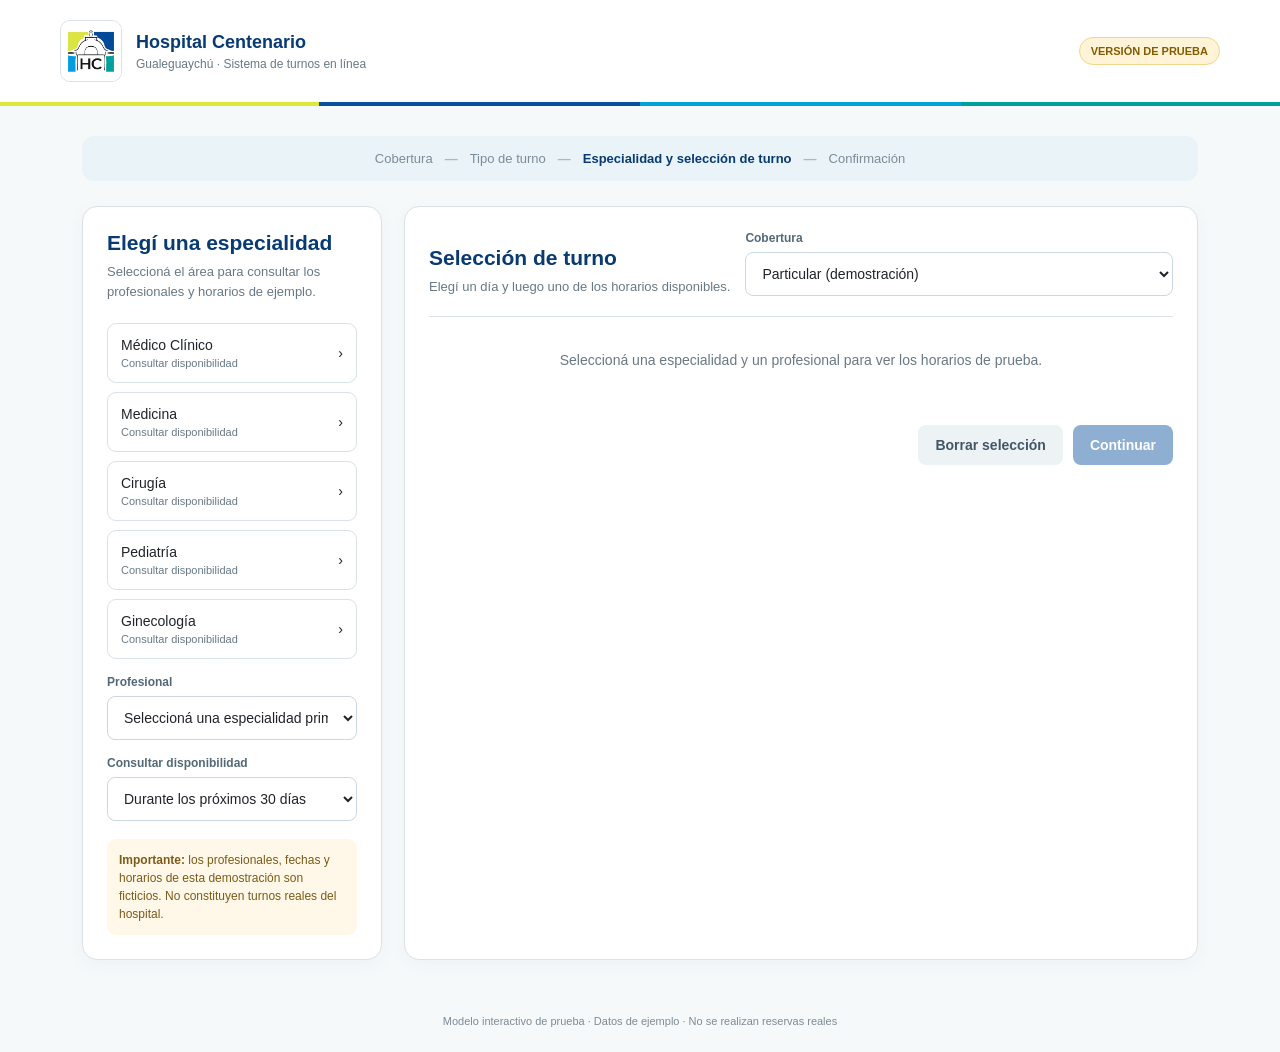
<file: turnos-online.html>
<!doctype html>
<html lang="es"><head><meta charset="utf-8"><meta name="viewport" content="width=device-width, initial-scale=1"><title>Hospital Centenario | Turnos online - Prototipo</title>
<style>
:root{--blue:#07509b;--navy:#083b72;--pale:#eaf7fb;--line:#d8e2e7;--ink:#20242a;--muted:#687985;--bg:#f6f9fa;--lime:#dce83c;--cyan:#00a2d8;--teal:#009f9a}*{box-sizing:border-box}body{margin:0;font-family:Arial,Helvetica,sans-serif;background:var(--bg);color:var(--ink)}header{background:white;border-bottom:4px solid transparent;border-image:linear-gradient(90deg,var(--lime) 0 25%,var(--blue) 25% 50%,var(--cyan) 50% 75%,var(--teal) 75% 100%) 1;padding:20px max(22px,calc((100% - 1160px)/2));display:flex;align-items:center;gap:14px}.logo{width:62px;height:62px;border-radius:10px;background:white;display:grid;place-items:center;overflow:hidden;border:1px solid var(--line)}.logo img{width:100%;height:100%;object-fit:contain}.brand h1{font-size:18px;margin:0 0 4px;color:var(--navy)}.brand p{margin:0;color:var(--muted);font-size:12px}.demo{margin-left:auto;background:#fff4d8;color:#835c00;border:1px solid #f0d68c;border-radius:999px;padding:7px 11px;font-size:11px;font-weight:bold}main{max-width:1160px;margin:30px auto;padding:0 22px}.steps{display:flex;align-items:center;justify-content:center;gap:12px;flex-wrap:wrap;background:#eaf3f8;border-radius:12px;padding:15px;margin-bottom:25px;color:#7b8c97;font-size:13px}.steps span{white-space:nowrap}.steps .active{color:var(--navy);font-weight:bold}.steps b{color:#a6bac7}.layout{display:grid;grid-template-columns:300px 1fr;gap:22px}.card{background:white;border:1px solid var(--line);border-radius:15px;padding:24px;box-shadow:0 5px 18px #1b48600a}h2{font-size:21px;margin:0 0 7px;color:var(--navy)}.intro{font-size:13px;color:var(--muted);line-height:1.5;margin:0 0 22px}label{display:block;font-size:12px;font-weight:bold;color:#536978;margin:16px 0 7px}select,input{font-family:inherit}select{width:100%;padding:12px;border:1px solid #cbd8e0;border-radius:8px;background:white;color:var(--ink);font-size:14px}.specialties{display:grid;gap:9px}.specialty{border:1px solid var(--line);background:white;border-radius:9px;text-align:left;padding:13px;cursor:pointer;color:var(--ink);font-size:14px;display:flex;justify-content:space-between;align-items:center}.specialty:hover{border-color:var(--blue)}.specialty.selected{border-color:var(--blue);background:var(--pale);color:#07509b;font-weight:bold;border-left:4px solid var(--teal)}.specialty small{display:block;color:var(--muted);font-size:11px;font-weight:normal;margin-top:4px}.notice{margin-top:18px;padding:12px;border-radius:9px;background:#fff8e8;color:#7a5b19;font-size:12px;line-height:1.5}.toolbar{display:flex;gap:15px;align-items:end;justify-content:space-between;flex-wrap:wrap;padding-bottom:20px;border-bottom:1px solid var(--line)}.field{min-width:210px;flex:1}.field label{margin-top:0}.days{display:grid;gap:0}.day{display:grid;grid-template-columns:minmax(180px,1fr) 2fr;gap:20px;align-items:center;padding:23px 5px;border-bottom:1px solid var(--line)}.date{color:var(--blue);font-size:18px}.slots{display:flex;gap:9px;flex-wrap:wrap}.slot{padding:10px 13px;background:white;border:1px solid #c7d4dd;border-radius:5px;color:var(--blue);cursor:pointer;font-size:14px}.slot:hover{border-color:var(--blue);background:var(--pale)}.slot.selected{background:var(--blue);border-color:var(--blue);color:white}.empty{padding:35px 12px;text-align:center;color:var(--muted);font-size:14px}.actions{display:flex;justify-content:flex-end;gap:10px;margin-top:22px}.btn{border:0;border-radius:8px;padding:12px 17px;cursor:pointer;font-size:14px;font-weight:bold}.btn.primary{background:var(--blue);color:white}.btn.primary:hover{background:var(--navy)}.btn.secondary{background:#edf2f5;color:#415766}.btn:disabled{opacity:.45;cursor:not-allowed}.footer{text-align:center;color:#7c8b95;font-size:11px;padding:25px}.modalback{position:fixed;inset:0;background:#102d40a6;display:none;place-items:center;padding:20px}.modal{max-width:560px;width:100%;max-height:92vh;overflow:auto;background:white;border-radius:16px;padding:28px;box-shadow:0 20px 80px #0003;border-top:5px solid var(--blue)}.modal form{display:grid;grid-template-columns:1fr 1fr;column-gap:16px;align-items:start}.modal form label{margin:13px 0 7px}.modal form input{width:100%;min-width:0;padding:13px 14px;border:1px solid #cbd8e0;border-radius:8px;background:#fff;font-size:14px;color:var(--ink);outline:none;transition:border-color .15s,box-shadow .15s}.modal form input:focus{border-color:var(--blue);box-shadow:0 0 0 3px #07509b20}.modal form .intro,.modal form .actions{grid-column:1/-1}.modal form .actions{justify-content:space-between}.modal form .btn.primary{background:var(--blue)}.modal h2{margin-bottom:10px}.summary{background:#f2f7fa;border-radius:10px;padding:15px;line-height:1.8;font-size:14px;margin:18px 0}.tag{font-size:11px;color:#8a6100;background:#fff1ce;padding:6px 9px;border-radius:999px;display:inline-block}@media(max-width:760px){main{margin:18px auto}.layout{grid-template-columns:1fr}.day{grid-template-columns:1fr;gap:12px;padding:18px 2px}.date{font-size:16px}.card{padding:19px}.demo{font-size:9px}.steps{justify-content:flex-start}.modal{padding:20px}.modal form{grid-template-columns:1fr}.modal form .intro,.modal form .actions{grid-column:1}.modal form .actions{flex-direction:column-reverse}.modal form .actions .btn{width:100%}header{padding:14px 18px}.logo{width:52px;height:52px}.brand h1{font-size:16px}}

.receipt-page{display:none;background:#fff;color:#12365b;max-width:850px;margin:20px auto;padding:30px;border:1px solid #b7dce9;border-radius:12px;box-shadow:0 8px 26px #12365b0a;position:relative;overflow:hidden}
.receipt-page:before{content:"";position:absolute;top:0;left:0;right:0;height:7px;background:linear-gradient(90deg,#dce83c 0 25%,#07509b 25% 50%,#00a2d8 50% 75%,#009f9a 75% 100%)}.receipt-head{display:flex;align-items:center;gap:18px;border-bottom:3px solid transparent;border-image:linear-gradient(90deg,#dce83c 0 25%,#07509b 25% 50%,#00a2d8 50% 75%,#009f9a 75% 100%) 1;padding-bottom:18px;margin-bottom:20px}
.receipt-head img{width:76px;height:76px;object-fit:contain}.receipt-brand strong{display:block;font-size:22px;letter-spacing:.4px}.receipt-brand span{font-size:12px;letter-spacing:3px;color:#07509b}
.receipt-title{text-align:center;margin:24px 0}.receipt-title h2{font-size:clamp(21px,3vw,30px);margin:0 0 8px;color:#092f60;letter-spacing:-.5px}.receipt-title p{letter-spacing:5px;color:#00a2d8;margin:0;font-size:12px;font-weight:bold}
.receipt-status{display:flex;justify-content:space-between;gap:12px;align-items:center;background:linear-gradient(110deg,#edf6fb,#dff2fc);padding:22px;border-radius:12px;margin:18px 0;border-left:7px solid #dce83c}.receipt-code{font-size:25px;font-weight:bold;color:#082f63}.receipt-row{display:grid;grid-template-columns:220px 1fr;gap:15px;padding:14px 10px;border-bottom:1px solid #dce4e9;color:#253846;font-size:15px}.receipt-row:nth-child(4n+1){border-left:3px solid #009f9a}.receipt-row:nth-child(4n+2){border-left:3px solid #dce83c}.receipt-row:nth-child(4n+3){border-left:3px solid #00a2d8}.receipt-row:nth-child(4n+4){border-left:3px solid #07509b}.receipt-row strong{color:#12365b}.receipt-note{background:linear-gradient(110deg,#eaf5fc,#dff2fc);border-left:5px solid #00a2d8;padding:18px;border-radius:10px;margin-top:22px;font-size:12px;line-height:1.6;color:#07509b}.receipt-footer{text-align:center;border-top:2px solid #b9cbd8;margin-top:22px;padding-top:18px;font-size:12px;letter-spacing:3px;color:#07509b;position:relative}.receipt-footer:after{content:"";display:block;width:180px;height:5px;margin:12px auto 0;background:linear-gradient(90deg,#dce83c 0 25%,#07509b 25% 50%,#00a2d8 50% 75%,#009f9a 75% 100%)}
.receipt-actions{display:flex;justify-content:center;gap:10px;margin:20px auto}
@media print{body.print-receipt *{visibility:hidden!important}body.print-receipt #receiptPage,body.print-receipt #receiptPage *{visibility:visible!important}body.print-receipt #receiptPage{display:block!important;position:absolute;left:0;top:0;width:100%;max-width:none;margin:0;padding:16mm;border:0;border-radius:0}body.print-receipt .receipt-actions{display:none!important}@page{size:A4;margin:8mm}#receiptPage{break-inside:avoid}#receiptPage .receipt-row{break-inside:avoid}}
@media(max-width:600px){.receipt-head{align-items:flex-start}.receipt-brand strong{font-size:17px}.receipt-status{align-items:flex-start;flex-direction:column}.receipt-row{grid-template-columns:1fr;gap:4px}.receipt-code{font-size:20px}}

</style></head><body>
<header><div class="logo"><img src="[data-uri]" alt="Logo del Hospital Centenario"></div><div class="brand"><h1>Hospital Centenario</h1><p>Gualeguaychú · Sistema de turnos en línea</p></div><div class="demo">VERSIÓN DE PRUEBA</div></header>
<main><nav class="steps" aria-label="Pasos para solicitar un turno"><span>Cobertura</span><b>—</b><span>Tipo de turno</span><b>—</b><span class="active">Especialidad y selección de turno</span><b>—</b><span>Confirmación</span></nav>
<div class="layout"><aside class="card"><h2>Elegí una especialidad</h2><p class="intro">Seleccioná el área para consultar los profesionales y horarios de ejemplo.</p><div class="specialties" id="specialties"></div>
<label for="professional">Profesional</label><select id="professional"><option value="">Seleccioná una especialidad primero</option></select><label for="period">Consultar disponibilidad</label><select id="period"><option value="30">Durante los próximos 30 días</option><option value="60">Durante los próximos 60 días</option></select>
<div class="notice"><strong>Importante:</strong> los profesionales, fechas y horarios de esta demostración son ficticios. No constituyen turnos reales del hospital.</div></aside>
<section class="card"><div class="toolbar"><div><h2>Selección de turno</h2><p class="intro" style="margin:6px 0 0">Elegí un día y luego uno de los horarios disponibles.</p></div><div class="field"><label for="coverage">Cobertura</label><select id="coverage">
<option>Particular (demostración)</option>
<option>IOSPER (demostración)</option>
<option>PAMI (demostración)</option>
<option>OSDE (demostración)</option>
<option>Swiss Medical (demostración)</option>
<option>Prevención Salud (demostración)</option>
<option>Federada Salud (demostración)</option>
<option>Sancor Salud (demostración)</option>
<option>Medifé (demostración)</option>
<option>Jerárquicos Salud (demostración)</option>
<option>Avalian (demostración)</option>
</select></div></div>
<div id="pavilionInfo" class="notice" style="display:none;background:#eaf7fb;color:#123b5b;margin-top:18px"><strong>Pabellón asignado:</strong> <span id="pavilionValue"></span><br><span style="font-size:11px">La ubicación es orientativa y debe validarse con el hospital antes de usar turnos reales.</span></div><div id="availability" class="days"><div class="empty">Seleccioná una especialidad y un profesional para ver los horarios de prueba.</div></div><div class="actions"><button class="btn secondary" id="clear">Borrar selección</button><button class="btn primary" id="continue" disabled>Continuar</button></div></section></div></main>

<section id="receiptPage" class="receipt-page" aria-label="Comprobante digital de turno">
  <div class="receipt-head">
    <img src="[data-uri]" alt="Logo del Hospital Centenario">
    <div class="receipt-brand"><strong>HOSPITAL CENTENARIO</strong><span>GUALEGUAYCHÚ · ENTRE RÍOS</span><div style="font-size:11px;color:#65798a;margin-top:6px">SALUD PÚBLICA · COMPROMISO DE TODOS</div></div>
  </div>
  <div class="receipt-title"><h2>COMPROBANTE DIGITAL DE TURNO</h2><p>SOLICITUD DE ATENCIÓN</p></div>
  <div class="receipt-status"><div><div style="font-size:12px;font-weight:bold">CÓDIGO DE TURNO</div><div class="receipt-code" id="receiptCode">HC-DEMO-000001</div></div><div><strong>ESTADO</strong><div id="receiptStatus">Pendiente de validación institucional</div></div></div>
  <div id="receiptDetails"></div>
  <div class="receipt-note"><strong>Importante:</strong> este comprobante corresponde a una demostración y queda sujeto a validación institucional. Si el sistema aún no está conectado al registro oficial de turnos, no constituye una reserva real. Presentá tu documento en recepción el día de la atención.</div>
  <div class="receipt-footer">HOSPITAL CENTENARIO<br><span style="font-size:10px;letter-spacing:1px">GUALEGUAYCHÚ · ENTRE RÍOS</span></div>
  <div class="receipt-actions"><button class="btn primary" id="downloadReceipt" type="button">Descargar comprobante en PDF</button><button class="btn secondary" type="button" id="backToBooking">Volver al sistema</button></div>
</section>

<div class="footer">Modelo interactivo de prueba · Datos de ejemplo · No se realizan reservas reales</div><div class="modalback" id="modal"><div class="modal"><span class="tag">SIMULACIÓN · NO ES UN TURNO REAL</span><h2>Revisá tu selección</h2><p class="intro">Así se vería el resumen antes de confirmar el turno.</p><div class="summary" id="summary"></div>
<form id="patientForm">
<label for="fullName">Nombre completo</label><input id="fullName" name="fullName" autocomplete="name" required placeholder="Ingresá nombre y apellido">
<label for="email">Correo electrónico</label><input id="email" name="email" type="email" autocomplete="email" required placeholder="nombre@correo.com">
<label for="documentNumber">Número de documento</label><input id="documentNumber" name="documentNumber" inputmode="numeric" autocomplete="off" required placeholder="Ingresá tu número de documento">
<label for="phone">Número telefónico</label><input id="phone" name="phone" type="tel" autocomplete="tel" required placeholder="Ingresá tu teléfono">
<p class="intro" style="margin:12px 0 0">Datos de ejemplo: esta demostración no envía ni guarda información en un sistema hospitalario.</p>
<div class="actions"><button type="button" class="btn secondary" id="back">Volver</button><button type="submit" class="btn primary" id="finish">Registrar turno de prueba</button></div>
</form></div></div>
<script>
const specialties=["Médico Clínico","Medicina","Cirugía","Pediatría","Ginecología"];
const professionals={"Médico Clínico":["Dra. Laura Benítez","Dr. Martín Gómez"],"Medicina":["Dra. Paula Fernández","Dr. Nicolás Ríos"],"Cirugía":["Dr. Andrés Martínez"],"Pediatría":["Dra. Valentina Sosa"],"Ginecología":["Dra. Camila Pereyra"]};
// Pabellones de ejemplo, pendientes de validación oficial del Hospital Centenario.
const pavilions={"Médico Clínico":"Pabellón 2 — sector verde, consultorios 1 al 7 (asignación provisoria)","Medicina":"Ubicación a confirmar con el hospital","Cirugía":"Pabellón 2 — sector azul, consultorios 8 al 18 (asignación provisoria)","Pediatría":"Pabellón 2 — sector azul, consultorios 8 al 18 (asignación provisoria)","Ginecología":"Pabellón 2 — sector azul, consultorios 8 al 18 (asignación provisoria)"};
const sampleSlots=[["12:30","13:00","14:30"],["12:15","12:45","13:15"],["09:00","09:30","10:15"],["10:00","10:45","11:30"]];
let selectedSpecialty="",selectedProfessional="",selectedSlot=null,selectedAppointment=null;const $=id=>document.getElementById(id);
function renderSpecialties(){$("specialties").innerHTML=specialties.map(s=>`<button class="specialty ${selectedSpecialty===s?"selected":""}" data-specialty="${s}"><span>${s}<small>Consultar disponibilidad</small></span><span>›</span></button>`).join("");document.querySelectorAll("[data-specialty]").forEach(b=>b.onclick=()=>{selectedSpecialty=b.dataset.specialty;selectedProfessional="";selectedSlot=null;renderSpecialties();renderProfessionals();renderAvailability();});}
function renderProfessionals(){const list=professionals[selectedSpecialty]||[];$("professional").innerHTML=list.length?'<option value="">Seleccioná un profesional</option>'+list.map(p=>`<option>${p}</option>`).join(""):'<option value="">Seleccioná una especialidad primero</option>';}
function dateLabel(days){const d=new Date();d.setDate(d.getDate()+days);return new Intl.DateTimeFormat('es-AR',{weekday:'long',day:'numeric',month:'long',year:'numeric'}).format(d).replace(/^./,c=>c.toUpperCase());}
function renderAvailability(){const container=$("availability");const pInfo=$("pavilionInfo");if(selectedSpecialty){pInfo.style.display="block";$("pavilionValue").textContent=pavilions[selectedSpecialty]||"A confirmar";}else{pInfo.style.display="none";}if(!selectedSpecialty||!selectedProfessional){container.innerHTML='<div class="empty">Seleccioná una especialidad y un profesional para ver los horarios de prueba.</div>';updateContinue();return;}const period=Number($("period").value),dates=[7,14,21,28,35,42].filter(d=>d<=period);container.innerHTML=dates.map((d,i)=>`<div class="day"><div class="date">${dateLabel(d)}</div><div class="slots">${sampleSlots[i%sampleSlots.length].map(t=>{const key=d+"|"+t;return `<button class="slot ${selectedSlot===key?"selected":""}" data-slot="${key}" data-date="${dateLabel(d)}" data-time="${t}">${t}</button>`}).join("")}</div></div>`).join("");document.querySelectorAll("[data-slot]").forEach(b=>b.onclick=()=>{selectedSlot=b.dataset.slot; selectedAppointment={date:b.dataset.date,time:b.dataset.time};document.querySelectorAll("[data-slot]").forEach(x=>x.classList.toggle("selected",x.dataset.slot===selectedSlot));updateContinue();});updateContinue();}
function updateContinue(){$("continue").disabled=!(selectedSpecialty&&selectedProfessional&&selectedSlot);}
$("professional").addEventListener("change",e=>{selectedProfessional=e.target.value;selectedSlot=null;renderAvailability();});$("period").addEventListener("change",()=>{selectedSlot=null;renderAvailability();});$("clear").onclick=()=>{selectedSlot=null;renderAvailability();};
$("continue").onclick=()=>{if(!selectedSlot)return;const b=document.querySelector(`[data-slot="${selectedSlot}"]`);$("summary").innerHTML=`<strong>Especialidad:</strong> ${selectedSpecialty}<br><strong>Pabellón asignado:</strong> ${pavilions[selectedSpecialty]||"A confirmar"}<br><strong>Profesional:</strong> ${selectedProfessional}<br><strong>Fecha:</strong> ${b.dataset.date}<br><strong>Horario:</strong> ${b.dataset.time}<br><strong>Cobertura:</strong> ${$("coverage").value}`;$("modal").style.display="grid";};$("back").onclick=()=>$("modal").style.display="none";

function registerTestAppointment(){
 const form=$("patientForm");
 if(!form.checkValidity()){form.reportValidity();return;}
 if(!selectedSpecialty || !selectedProfessional || !selectedSlot){
   alert("Antes de registrar, seleccioná la especialidad, el profesional, la fecha y el horario.");
   return;
 }
 const name=$("fullName").value.trim();
 const dateText=selectedAppointment ? selectedAppointment.date : "Fecha de demostración";
 const timeText=selectedAppointment ? selectedAppointment.time : "Horario de demostración";
 const code="HC-DEMO-"+String(Date.now()).slice(-6);
 // Guarda la solicitud ficticia para que Administración pueda verla en este mismo navegador.
 try {
   const key="hc_admin_demo_appointments_v1";
   const existing=JSON.parse(localStorage.getItem(key)||"[]");
   const days=Number(String(selectedSlot||"").split("|")[0])||7;
   const appointmentDate=new Date(); appointmentDate.setDate(appointmentDate.getDate()+days);
   const isoDate=`${appointmentDate.getFullYear()}-${String(appointmentDate.getMonth()+1).padStart(2,"0")}-${String(appointmentDate.getDate()).padStart(2,"0")}`;
   const specialtyMap={"Médico Clínico":"Clínica Médica"};
   existing.unshift({id:code,name:name,dni:$("documentNumber").value.trim(),phone:$("phone").value.trim(),email:$("email").value.trim(),date:isoDate,time:selectedAppointment?.time||String(selectedSlot).split("|")[1]||"—",specialty:specialtyMap[selectedSpecialty]||selectedSpecialty,professional:selectedProfessional,coverage:$("coverage").value,status:"Pendiente"});
   localStorage.setItem(key,JSON.stringify(existing));
 } catch(err) { console.warn("No se pudo guardar la solicitud en el almacenamiento local.",err); }
 $("receiptCode").textContent=code;
 const safe=v=>String(v??"—").replace(/&/g,"&amp;").replace(/</g,"&lt;").replace(/>/g,"&gt;").replace(/"/g,"&quot;");
 const rows=[
  ["Paciente",name],
  ["DNI",$("documentNumber").value.trim()],
  ["Especialidad",selectedSpecialty],
  ["Pabellón asignado",(pavilions[selectedSpecialty]||"A confirmar")],
  ["Profesional",selectedProfessional],
  ["Fecha del turno",dateText],
  ["Horario",timeText],
  ["Cobertura",$("coverage").value],
  ["Teléfono",$("phone").value.trim()],
  ["Correo electrónico",$("email").value.trim()]
 ];
 $("receiptDetails").innerHTML=rows.map(r=>`<div class="receipt-row"><strong>${safe(r[0])}</strong><span>${safe(r[1])}</span></div>`).join("");
 $("modal").style.display="none";
 $("receiptPage").style.display="block";
 $("receiptPage").scrollIntoView({behavior:"smooth",block:"start"});
}
$("patientForm").addEventListener("submit",e=>{e.preventDefault();registerTestAppointment();});
$("finish").addEventListener("click",e=>{e.preventDefault();registerTestAppointment();});

window.addEventListener("afterprint",()=>document.body.classList.remove("print-receipt"));
$("backToBooking").addEventListener("click",()=>{
 document.body.classList.remove("print-receipt");
 $("receiptPage").style.display="none";
 window.scrollTo({top:0,behavior:"smooth"});
});

$("downloadReceipt").addEventListener("click", function(e){
 e.preventDefault();
 // Genera un PDF real en el navegador, sin depender de la ventana de impresión.
 const rows = Array.from($("receiptDetails").querySelectorAll(".receipt-row"));
 if (!rows.length) { alert("Primero registrá el turno de prueba para generar el comprobante."); return; }
 const lines = [
   "HOSPITAL CENTENARIO - GUALEGUAYCHU, ENTRE RIOS",
   "COMPROBANTE DIGITAL DE TURNO - SOLICITUD DE ATENCION",
   "Codigo de turno: " + $("receiptCode").textContent.trim(),
   "Estado: " + $("receiptStatus").textContent.trim(),
   ""
 ];
 rows.forEach(row => {
   const label = row.querySelector("strong")?.textContent.trim() || "";
   const value = row.querySelector("span")?.textContent.trim() || "";
   const text = label + ": " + value;
   // Envuelve los campos largos para que no salgan del margen de la hoja.
   let remaining = text;
   while (remaining.length > 78) {
     let cut = remaining.lastIndexOf(" ", 78);
     if (cut < 25) cut = 78;
     lines.push(remaining.slice(0, cut));
     remaining = "  " + remaining.slice(cut).trim();
   }
   lines.push(remaining);
 });
 lines.push("", "Importante: comprobante de demostracion sujeto a validacion institucional.",
   "No constituye una reserva real si el sistema no esta conectado al registro oficial.");
 const cp1252 = ch => { const map={"€":128,"‚":130,"ƒ":131,"„":132,"…":133,"†":134,"‡":135,"ˆ":136,"‰":137,"Š":138,"‹":139,"Œ":140,"Ž":142,"‘":145,"’":146,"“":147,"”":148,"•":149,"–":150,"—":151,"˜":152,"™":153,"š":154,"›":155,"œ":156,"ž":158,"Ÿ":159}; const n=ch.charCodeAt(0); return map[ch]!==undefined?map[ch]:(n<=255?n:63); };
 const hex = str => Array.from(str).map(ch=>cp1252(ch).toString(16).padStart(2,"0")).join("").toUpperCase();
 const esc = str => str.replace(/\\/g,"\\\\").replace(/\(/g,"\\(").replace(/\)/g,"\\)");
 const cmds=[];
 const rect=(x,y,w,h,c)=>cmds.push(`${c} rg ${x} ${y} ${w} ${h} re f`);
 const line=(x1,y1,x2,y2,c,w=1)=>cmds.push(`${c} RG ${w} w ${x1} ${y1} m ${x2} ${y2} l S`);
 const txt=(x,y,size,str,c="0.04 0.18 0.37",font="F1")=>cmds.push(`BT /${font} ${size} Tf ${c} rg 1 0 0 1 ${x} ${y} Tm <${hex(str)}> Tj ET`);
 const navy="0.04 0.18 0.37", blue="0.02 0.31 0.61", cyan="0.00 0.64 0.85", teal="0.00 0.62 0.60", lime="0.86 0.91 0.24", grey="0.80 0.85 0.89", black="0.10 0.13 0.17";
 // Hoja A4, diseñada siguiendo la referencia institucional aportada.
 rect(0,0,595,842,"1 1 1"); rect(0,834,150,8,lime); rect(150,834,150,8,blue); rect(300,834,150,8,cyan); rect(450,834,145,8,teal);
 // Encabezado / logotipo tipográfico institucional
 rect(30,760,76,58,lime); rect(68,760,38,58,blue); rect(30,760,38,28,cyan); rect(68,760,38,28,teal); rect(47,770,42,39,"1 1 1");
 txt(52,784,18,"HC",navy,"F2"); txt(124,794,17,"HOSPITAL CENTENARIO",navy,"F2"); txt(124,776,10,"G U A L E G U A Y C H U",blue,"F2"); txt(124,760,7,"SALUD PUBLICA  ·  COMPROMISO DE TODOS",navy);
 line(425,760,425,812,blue,1); txt(442,796,9,"CUIDAR",navy); txt(442,783,9,"TAMBIEN",navy); txt(442,770,9,"ES AVANZAR",navy); rect(442,758,58,4,lime); rect(500,758,30,4,blue); rect(530,758,28,4,teal);
 txt(34,724,20,"COMPROBANTE DIGITAL DE TURNO",navy,"F2"); txt(98,704,12,"SOLICITUD DE ATENCION",cyan,"F2"); txt(442,726,7,"Fecha de emision:",blue); txt(442,713,8,new Date().toLocaleDateString("es-AR"));
 // Código y estado
 rect(28,646,539,43,"0.91 0.96 0.98"); rect(28,646,8,43,lime); txt(55,674,8,"CODIGO DE TURNO",blue,"F2"); txt(55,653,20,$("receiptCode").textContent.trim(),navy,"F2"); line(342,653,342,682,cyan,1); txt(365,674,8,"ESTADO",blue,"F2"); txt(365,655,12,$("receiptStatus").textContent.trim().slice(0,29),blue,"F2");
 // Datos de la persona y del turno en filas limpias como el modelo de referencia.
 let y=620; const rowData=rows.map(r=>[(r.querySelector("strong")?.textContent||"").trim(),(r.querySelector("span")?.textContent||"").trim()]);
 const labels=rowData.map(r=>r[0]); const vals=rowData.map(r=>r[1]);
 const wrap=(str,max)=>{const words=String(str).split(/\s+/);const out=[];let cur="";for(const word of words){if((cur+" "+word).trim().length>max&&cur){out.push(cur);cur=word;}else cur=(cur+" "+word).trim();}if(cur)out.push(cur);return out;};
 rowData.forEach((r,i)=>{line(32,y-8,563,y-8,grey,0.65); const iconColors=[teal,lime,cyan,teal,lime,cyan,teal,lime,cyan,teal]; rect(40,y-1,15,15,iconColors[i%iconColors.length]); txt(44,y+4,8,String(i+1),"1 1 1","F2"); txt(72,y+4,9,r[0],blue,"F2"); const vlines=wrap(r[1],31); txt(255,y+4,10,vlines[0]||"—",black); if(vlines.length>1){txt(255,y-8,9,vlines.slice(1).join(" ").slice(0,55),black);y-=8;} y-=27; });
 // Aviso y pie institucional
 const noteY=Math.max(86,y-2); rect(28,noteY,539,48,"0.89 0.95 0.99"); rect(28,noteY,4,48,cyan); txt(43,noteY+31,9,"Este comprobante es demostrativo y queda sujeto a validacion institucional.",blue,"F2"); txt(43,noteY+17,8,"Presentalo en recepcion junto con tu DNI el dia de la atencion.",blue); txt(43,noteY+6,8,"No constituye una reserva real si el sistema no esta conectado al registro oficial.",blue);
 line(32,60,563,60,grey,1); txt(160,42,10,"H O S P I T A L   C E N T E N A R I O",blue,"F2"); txt(204,28,7,"G U A L E G U A Y C H U  ·  E N T R E  R I O S",blue); rect(220,17,52,3,lime); rect(272,17,52,3,blue); rect(324,17,52,3,teal);
 const stream=cmds.join("\n"); const objects=[]; objects[1]="<< /Type /Catalog /Pages 2 0 R >>"; objects[2]="<< /Type /Pages /Kids [4 0 R] /Count 1 >>"; objects[3]="<< /Type /Font /Subtype /Type1 /BaseFont /Helvetica /Encoding /WinAnsiEncoding >>"; objects[4]="<< /Type /Page /Parent 2 0 R /MediaBox [0 0 595 842] /Resources << /Font << /F1 3 0 R /F2 5 0 R >> >> /Contents 6 0 R >>"; objects[5]="<< /Type /Font /Subtype /Type1 /BaseFont /Helvetica-Bold /Encoding /WinAnsiEncoding >>"; objects[6]="<< /Length "+stream.length+" >>\nstream\n"+stream+"\nendstream";
 let pdf="%PDF-1.4\n%\xE2\xE3\xCF\xD3\n", offsets=[0]; for(let i=1;i<objects.length;i++){offsets[i]=pdf.length;pdf+=i+" 0 obj\n"+objects[i]+"\nendobj\n";} const xref=pdf.length; pdf+="xref\n0 "+objects.length+"\n0000000000 65535 f \n"; for(let i=1;i<objects.length;i++)pdf+=String(offsets[i]).padStart(10,"0")+" 00000 n \n"; pdf+="trailer\n<< /Size "+objects.length+" /Root 1 0 R >>\nstartxref\n"+xref+"\n%%EOF";
 const bytes=new Uint8Array(Array.from(pdf,ch=>ch.charCodeAt(0)&255)); const blob=new Blob([bytes],{type:"application/pdf"}); const url=URL.createObjectURL(blob); const a=document.createElement("a"); a.href=url; a.download="turno-hospital-centenario-"+$("receiptCode").textContent.trim()+".pdf"; document.body.appendChild(a); a.click(); a.remove(); setTimeout(()=>URL.revokeObjectURL(url),2000);
});
window.addEventListener("afterprint",function(){document.body.classList.remove("print-receipt");});

renderSpecialties();
</script></body></html>
</file>
<file: style.css>
:root{--blue:#07589d;--blue2:#087bd0;--dark:#092a3f;--green:#00a59a;--cyan:#08a8d1;--red:#dc5a50;--ink:#142631;--muted:#64757f;--soft:#f4f8fa;--line:#e2eaee;--white:#fff;--shadow:0 18px 50px rgba(18,48,65,.10);--radius:20px}
*{box-sizing:border-box;margin:0;padding:0}html{scroll-behavior:smooth}body{font-family:"DM Sans",sans-serif;color:var(--ink);background:#fff;line-height:1.6}a{text-decoration:none;color:inherit}button,input,select,textarea{font:inherit}.container{width:min(1180px,92%);margin:auto}
.topbar{height:34px;background:var(--dark);color:#d7e5eb;font-size:12px}.topbar__inner{height:100%;display:flex;justify-content:space-between;align-items:center}.topbar i{color:#8edce8;margin-right:6px}
.header{position:sticky;top:0;z-index:1000;background:rgba(255,255,255,.97);backdrop-filter:blur(15px);border-bottom:1px solid rgba(20,70,95,.08)}.header__inner{min-height:88px;display:flex;align-items:center;justify-content:space-between}.brand{display:flex;align-items:center;gap:12px}.brand img{width:62px;height:62px;object-fit:contain}.brand__name strong,.brand__name span,.brand__name small{display:block;line-height:1.05}.brand__name strong{font:800 18px Manrope,sans-serif;letter-spacing:1px}.brand__name span{color:var(--blue);font:800 15px Manrope,sans-serif;letter-spacing:2.6px}.brand__name small{margin-top:5px;color:#7d8c94;font-size:9px;letter-spacing:2px}.nav{display:flex;align-items:center;gap:22px}.nav a{font-size:14px;font-weight:700;color:#334650;padding:31px 0;position:relative}.nav a:hover,.nav a.active{color:var(--blue)}.nav a.active:after{content:"";position:absolute;left:0;right:0;bottom:18px;height:3px;border-radius:10px;background:var(--blue)}.btn{border:0;border-radius:12px;padding:13px 20px;display:inline-flex;align-items:center;justify-content:center;gap:9px;font-weight:800;cursor:pointer;transition:.25s}.btn:hover{transform:translateY(-2px)}.btn--nav{background:var(--blue);color:#fff;border-radius:999px;padding:13px 21px}.btn--primary{background:var(--blue);color:#fff;box-shadow:0 10px 25px rgba(7,88,157,.18)}.btn--outline{background:#fff;color:var(--blue);border:1px solid #cbdce6}.btn--danger{background:var(--red);color:#fff}.menu-toggle{display:none;border:0;background:transparent;font-size:25px;color:var(--ink)}
.hero{position:relative;height:650px;overflow:hidden;background:#dce7ed}.hero__slide{position:absolute;inset:0;opacity:0;visibility:hidden;transition:opacity .7s}.hero__slide.active{opacity:1;visibility:visible}.hero__slide img{width:100%;height:100%;object-fit:cover;filter:saturate(1.04) contrast(1.03);transform:scale(1.015);backface-visibility:hidden;-webkit-backface-visibility:hidden}.hero__slide:after{content:"";position:absolute;inset:0;background:linear-gradient(90deg,rgba(5,31,48,.38) 0%,rgba(5,31,48,.14) 42%,rgba(5,31,48,.04) 72%,rgba(5,31,48,.08) 100%);pointer-events:none}.hero__content{position:absolute;z-index:2;left:7%;top:50%;transform:translateY(-50%);width:min(650px,58%);padding:35px 42px;background:rgba(255,255,255,.82);backdrop-filter:blur(8px);border:1px solid rgba(255,255,255,.75);border-radius:24px;box-shadow:0 25px 60px rgba(0,0,0,.13)}.eyebrow{font-size:13px;font-weight:800;letter-spacing:3px;color:#35577a}.hero h1{font:800 clamp(42px,5vw,70px)/1.03 Manrope,sans-serif;margin:15px 0;color:#073b70}.hero h1 span{color:#087bd0}.hero p{font-size:19px;color:#3e5c70;max-width:610px}.hero__actions{display:flex;gap:14px;margin-top:24px}.hero__arrow{position:absolute;z-index:4;top:50%;transform:translateY(-50%);width:58px;height:58px;border-radius:50%;border:1px solid rgba(255,255,255,.8);background:rgba(5,35,55,.42);color:#fff;font-size:23px;cursor:pointer}.hero__arrow.prev{left:24px}.hero__arrow.next{right:24px}.hero__dots{position:absolute;z-index:5;bottom:20px;left:50%;transform:translateX(-50%);display:flex;gap:10px}.hero__dot{width:12px;height:12px;border-radius:50%;border:2px solid #fff;background:rgba(255,255,255,.75);cursor:pointer}.hero__dot.active{width:30px;border-radius:20px;background:var(--blue)}.hero__location{position:absolute;z-index:3;right:7%;bottom:50px;color:#fff;font-weight:800;font-size:16px}.hero__location small{display:block;font-weight:500;font-size:13px}.progress{position:absolute;z-index:5;left:0;bottom:0;height:4px;background:var(--blue);width:0}.progress.run{animation:progress 5s linear forwards}@keyframes progress{from{width:0}to{width:100%}}
.access{padding:24px 0;background:#fff}.access__grid{display:grid;grid-template-columns:repeat(4,1fr);gap:14px}.access-card{border:1px solid var(--line);background:var(--soft);border-radius:18px;padding:18px;display:flex;align-items:center;gap:14px;min-height:100px;transition:.25s}.access-card:hover{transform:translateY(-3px);box-shadow:var(--shadow)}.access-icon{width:58px;height:58px;border-radius:50%;display:grid;place-items:center;color:#fff;font-size:23px;flex:0 0 auto}.access-card strong{display:block;font-size:17px}.access-card small{display:block;color:var(--muted);font-size:13px}.access-card>i{margin-left:auto;color:var(--blue)}.blue .access-icon{background:var(--blue)}.red .access-icon{background:#ef403b}.green .access-icon{background:var(--green)}.cyan .access-icon{background:#368ee0}
.section{padding:82px 0}.section.alt{background:var(--soft)}.section-head{margin-bottom:35px}.eyebrow-blue{color:var(--blue);font-size:13px;font-weight:800;letter-spacing:2px}.section h2{font:800 38px/1.1 Manrope,sans-serif;color:#073b70;margin-top:10px}.section-lead{color:var(--muted);max-width:760px;font-size:17px;margin-top:12px}.grid-3{display:grid;grid-template-columns:repeat(3,1fr);gap:20px}.grid-2{display:grid;grid-template-columns:repeat(2,1fr);gap:22px}.card{background:#fff;border:1px solid var(--line);border-radius:20px;padding:26px;box-shadow:0 8px 28px rgba(18,48,65,.05)}.card h3{font-size:21px;margin:10px 0 7px}.card p{color:var(--muted);font-size:15px}.iconbox{width:54px;height:54px;border-radius:16px;display:grid;place-items:center;background:#e8f4fc;color:var(--blue);font-size:22px}.list{display:grid;gap:12px;margin-top:20px}.list li{list-style:none;padding:14px 16px;background:#fff;border:1px solid var(--line);border-radius:12px}.list li i{color:var(--blue);margin-right:9px}
.page-hero{padding:70px 0;background:linear-gradient(120deg,#eaf5fb,#fff);border-bottom:1px solid var(--line)}.page-hero h1{font:800 48px/1.08 Manrope,sans-serif;color:#073b70}.page-hero p{font-size:18px;color:var(--muted);max-width:760px;margin-top:12px}.breadcrumb{font-size:13px;color:var(--muted);margin-bottom:12px}.breadcrumb a{color:var(--blue);font-weight:700}
.notice{background:#edf7fd;border:1px solid #d7ebf6;border-radius:18px;padding:20px 22px;display:flex;gap:14px;align-items:flex-start}.notice i{color:var(--blue);font-size:21px;margin-top:3px}.notice strong{display:block}.notice p{color:var(--muted);margin-top:4px}
.news-card{overflow:hidden;padding:0}.news-card img{width:100%;height:210px;object-fit:cover}.news-card__body{padding:23px}.tag{display:inline-block;padding:5px 10px;border-radius:999px;background:#e8f4fc;color:var(--blue);font-size:11px;font-weight:800}.news-card h3{margin:12px 0 8px}.news-card a{color:var(--blue);font-weight:800;display:inline-block;margin-top:12px}
.form-grid{display:grid;grid-template-columns:1fr 1fr;gap:18px}.field{display:grid;gap:7px}.field.full{grid-column:1/-1}.field label{font-weight:700;font-size:14px}.field input,.field select,.field textarea{width:100%;border:1px solid #d6e2e8;border-radius:12px;padding:13px 14px;background:#fff;outline:none}.field textarea{min-height:130px;resize:vertical}.field input:focus,.field select:focus,.field textarea:focus{border-color:var(--blue);box-shadow:0 0 0 3px rgba(7,88,157,.08)}
.footer{background:#092a3f;color:#d7e5eb;padding:50px 0 25px}.footer__grid{display:grid;grid-template-columns:1.4fr 1fr 1fr 1.2fr;gap:35px}.footer h3{color:#fff;font-size:17px;margin-bottom:14px}.footer p,.footer a{color:#afc3cd;font-size:14px}.footer a{display:block;margin:8px 0}.footer a:hover{color:#fff}.footer__bottom{border-top:1px solid rgba(255,255,255,.12);margin-top:30px;padding-top:18px;display:flex;justify-content:space-between;font-size:12px;color:#91aab5}
.modal{position:fixed;inset:0;background:rgba(4,25,38,.65);z-index:2000;display:none;align-items:center;justify-content:center;padding:20px}.modal.open{display:flex}.modal__box{width:min(640px,100%);background:#fff;border-radius:24px;padding:30px;position:relative;box-shadow:0 30px 90px rgba(0,0,0,.25)}.modal__close{position:absolute;right:18px;top:15px;border:0;background:#eef5f8;border-radius:50%;width:40px;height:40px;cursor:pointer}.modal h2{font:800 30px Manrope,sans-serif;color:#073b70}.modal p{color:var(--muted);margin:8px 0 18px}.modal-actions{display:grid;gap:12px}.modal-actions a{padding:15px;border:1px solid var(--line);border-radius:14px}.modal-actions a strong{display:block}.modal-actions a span{color:var(--muted);font-size:13px}
.backtop{position:fixed;right:20px;bottom:20px;width:46px;height:46px;border:0;border-radius:50%;background:var(--blue);color:#fff;display:none;z-index:900}.backtop.show{display:block}
@media(max-width:1000px){.nav{gap:13px}.nav a{font-size:13px}.access__grid{grid-template-columns:repeat(2,1fr)}.grid-3{grid-template-columns:1fr 1fr}.footer__grid{grid-template-columns:1fr 1fr}.hero__content{left:5%;width:70%}}
@media(max-width:760px){.topbar{display:none}.header__inner{min-height:76px}.brand img{width:54px;height:54px}.brand__name strong{font-size:14px}.brand__name span{font-size:12px}.menu-toggle{display:block}.nav{position:absolute;left:4%;right:4%;top:76px;background:#fff;border:1px solid var(--line);border-radius:16px;padding:10px;display:none;flex-direction:column;align-items:stretch;gap:0;box-shadow:var(--shadow)}.nav.open{display:flex}.nav a{padding:13px 14px}.nav a.active:after{display:none}.btn--nav{margin:5px}.hero{height:650px}.hero__content{left:4%;right:4%;width:auto;top:auto;bottom:58px;transform:none;padding:25px}.hero h1{font-size:38px}.hero p{font-size:16px}.hero__actions{flex-direction:column}.hero__location{display:none}.hero__arrow{width:44px;height:44px}.hero__arrow.prev{left:12px}.hero__arrow.next{right:12px}.access__grid,.grid-3,.grid-2,.form-grid{grid-template-columns:1fr}.section{padding:60px 0}.section h2,.page-hero h1{font-size:34px}.footer__grid{grid-template-columns:1fr}.field.full{grid-column:auto}}

/* V13 — new public photography pass: no artificial blur */
.hero__slide .hero-photo--01{object-position:center center}.hero__slide .hero-photo--02{object-position:center 48%}.hero__slide .hero-photo--03{object-position:center 48%}.hero__slide .hero-photo--04{object-position:center center}.hero__slide .hero-photo--05{object-position:center 48%}

/* V14 — menú desplegable Institucional */
.nav-dropdown{position:relative;height:100%;display:flex;align-items:center}
.nav-dropdown__toggle{border:0;background:transparent;color:#334650;font-size:14px;font-weight:700;padding:31px 0;cursor:pointer;display:flex;align-items:center;gap:7px;position:relative}
.nav-dropdown__toggle i{font-size:10px;transition:transform .2s}
.nav-dropdown:hover .nav-dropdown__toggle,.nav-dropdown.is-active .nav-dropdown__toggle{color:var(--blue)}
.nav-dropdown:hover .nav-dropdown__toggle i,.nav-dropdown.open .nav-dropdown__toggle i{transform:rotate(180deg)}
.nav-dropdown.is-active .nav-dropdown__toggle:after{content:"";position:absolute;left:0;right:0;bottom:18px;height:3px;border-radius:10px;background:var(--blue)}
.nav-dropdown__menu{position:absolute;top:76px;left:50%;transform:translate(-50%,8px);width:275px;background:#fff;border:1px solid var(--line);border-radius:16px;padding:8px;box-shadow:0 20px 45px rgba(18,48,65,.14);opacity:0;visibility:hidden;pointer-events:none;transition:.2s;z-index:1100}
.nav-dropdown:hover .nav-dropdown__menu,.nav-dropdown.open .nav-dropdown__menu{opacity:1;visibility:visible;pointer-events:auto;transform:translate(-50%,0)}
.nav-dropdown__menu a{padding:12px 13px!important;margin:0;display:flex;align-items:center;gap:12px;border-radius:11px;color:#334650!important}
.nav-dropdown__menu a:after{display:none!important}
.nav-dropdown__menu a:hover{background:#f1f7fa;color:var(--blue)!important}
.nav-dropdown__menu a>i{width:34px;height:34px;border-radius:10px;background:#e8f4fc;color:var(--blue);display:grid;place-items:center;flex:0 0 auto}
.nav-dropdown__menu a span{display:block}
.nav-dropdown__menu a strong,.nav-dropdown__menu a small{display:block;line-height:1.25}
.nav-dropdown__menu a strong{font-size:14px}
.nav-dropdown__menu a small{font-size:11px;color:var(--muted);margin-top:2px}
.history-timeline{display:grid;gap:10px;margin-top:24px}
.history-timeline div{display:flex;align-items:center;gap:16px;padding:13px 15px;background:#f4f8fa;border:1px solid var(--line);border-radius:13px}
.history-timeline strong{min-width:55px;color:var(--blue);font:800 18px Manrope,sans-serif}
.history-timeline span{color:var(--muted);font-size:14px}
.authority-card{position:relative;padding-top:30px}
.authority-avatar{width:110px;height:110px;border-radius:50%;overflow:hidden;display:grid;place-items:center;background:#e8f4fc;color:var(--blue);font-size:28px;margin:0 auto 18px;border:4px solid #fff;box-shadow:0 6px 18px rgba(0,0,0,.12)}
.authority-avatar img{width:100%;height:100%;object-fit:cover;object-position:center top;display:block}
.authority-card .tag{display:inline-block;margin-bottom:8px}
.source-note{margin-top:20px;color:var(--muted);font-size:12px}
@media(max-width:1000px){.nav-dropdown__toggle{font-size:13px}}
@media(max-width:760px){.nav-dropdown{display:block;height:auto}.nav-dropdown__toggle{width:100%;justify-content:space-between;padding:13px 14px}.nav-dropdown.is-active .nav-dropdown__toggle:after{display:none}.nav-dropdown__menu{position:static;width:auto;transform:none!important;display:none;opacity:1;visibility:visible;pointer-events:auto;box-shadow:none;border:0;border-top:1px solid var(--line);border-radius:0;padding:5px 0 5px 10px}.nav-dropdown.open .nav-dropdown__menu{display:block}.nav-dropdown__menu a{padding:11px 12px!important}.history-timeline strong{min-width:45px}}

/* V15 — menús desplegables Pacientes + Servicios + Institucional */
.nav-dropdown__menu{width:300px}
.nav-dropdown__menu a>i{font-size:14px}
@media(max-width:760px){.nav-dropdown__menu{width:auto}.nav-dropdown+.nav-dropdown{border-top:1px solid var(--line)}}

/* V16 — navegación institucional tipo menú desplegable limpio */
.nav > a,
.nav-dropdown__toggle{
  position:relative;
}
.nav > a:hover,
.nav > a.active,
.nav-dropdown:hover .nav-dropdown__toggle,
.nav-dropdown.is-active .nav-dropdown__toggle{
  color:var(--blue);
}
.nav > a:hover:after,
.nav-dropdown__toggle:hover:after,
.nav-dropdown.is-active .nav-dropdown__toggle:after{
  content:"";
  position:absolute;
  left:0;
  right:0;
  bottom:18px;
  height:3px;
  border-radius:0;
  background:#8bc34a;
}
.nav > a.active:after{background:#8bc34a}

.nav-dropdown__menu{
  width:200px;
  top:76px;
  left:50%;
  padding:0;
  border:0;
  border-radius:0;
  box-shadow:0 8px 20px rgba(18,48,65,.16);
  background:#fff;
}
.nav-dropdown__menu a{
  position:relative;
  display:block;
  width:100%;
  padding:15px 20px!important;
  margin:0;
  border-radius:0!important;
  color:#064b70!important;
  background:#fff!important;
  font-size:13px;
  font-weight:500;
  line-height:1.25;
  text-decoration:none;
}
.nav-dropdown__menu a + a{border-top:1px solid #edf0f2}
.nav-dropdown__menu a:hover{
  color:#064b70!important;
  background:#fff!important;
}
.nav-dropdown__menu a:hover:after{
  content:"";
  position:absolute;
  left:20px;
  right:20px;
  bottom:7px;
  height:2px;
  background:#8bc34a;
  border-radius:0;
}
.nav-dropdown__menu a > i{display:none!important}
.nav-dropdown__menu a span{display:block}
.nav-dropdown__menu a strong{font-size:13px;font-weight:500}
.nav-dropdown__menu a small{display:none}
.nav-dropdown__toggle i{font-size:9px;color:#064b70}

@media(max-width:760px){
  .nav > a:hover:after,
  .nav-dropdown__toggle:hover:after,
  .nav-dropdown.is-active .nav-dropdown__toggle:after{display:none}
  .nav-dropdown__menu{
    width:auto;
    padding:4px 0 4px 8px;
    box-shadow:none;
    background:#fff;
  }
  .nav-dropdown__menu a{
    padding:12px 14px!important;
    font-size:13px;
  }
  .nav-dropdown__menu a:hover:after{left:14px;right:14px;bottom:5px}
}

/* V21 — autoridades con cuatro perfiles */
.authority-grid{grid-template-columns:repeat(4,minmax(0,1fr));}
.authority-card h3{font-size:17px;line-height:1.25;}
@media(max-width:1000px){.authority-grid{grid-template-columns:repeat(2,minmax(0,1fr));}}
@media(max-width:600px){.authority-grid{grid-template-columns:1fr;}}

/* =========================================
   V40 — Hover suave para las 3 tarjetas
   ========================================= */

.hero-cards a,
.hero-cards button,
.hero-cards .card,
.hero-cards .service-card,
.hero-cards .feature-card,
.cards-grid > a,
.cards-grid > button,
.cards-grid > .card,
.cards-grid > .service-card,
.cards-grid > .feature-card {
  transition:
    transform 220ms ease,
    box-shadow 220ms ease,
    border-color 220ms ease,
    background-color 220ms ease;
  will-change: transform;
}

/* Si las tarjetas usan otra clase, este selector general
   toma los enlaces/tarjetas de la sección de tres accesos. */
section a.card,
section .card-link,
section .quick-card,
section .access-card,
section .home-card {
  transition:
    transform 220ms ease,
    box-shadow 220ms ease,
    border-color 220ms ease,
    background-color 220ms ease;
}

.hero-cards a:hover,
.hero-cards button:hover,
.hero-cards .card:hover,
.hero-cards .service-card:hover,
.hero-cards .feature-card:hover,
.cards-grid > a:hover,
.cards-grid > button:hover,
.cards-grid > .card:hover,
.cards-grid > .service-card:hover,
.cards-grid > .feature-card:hover,
section a.card:hover,
section .card-link:hover,
section .quick-card:hover,
section .access-card:hover,
section .home-card:hover {
  transform: translateY(-4px);
  box-shadow: 0 12px 28px rgba(11, 45, 77, 0.11);
  border-color: rgba(0, 102, 170, 0.28);
}

.hero-cards a:hover .icon,
.hero-cards .card:hover .icon,
.cards-grid > a:hover .icon,
.cards-grid > .card:hover .icon {
  transform: scale(1.04);
}

.hero-cards .icon,
.cards-grid .icon {
  transition: transform 220ms ease, background-color 220ms ease;
}

@media (prefers-reduced-motion: reduce) {
  .hero-cards *,
  .cards-grid *,
  section a.card,
  section .card-link,
  section .quick-card,
  section .access-card,
  section .home-card {
    transition: none !important;
    transform: none !important;
  }
}

/* =========================================
   V40 — Hover suave para tarjetas de noticias
   ========================================= */

.news-grid article,
.news-grid .news-card,
.news-grid .card,
.news-grid a,
.noticias-grid article,
.noticias-grid .news-card,
.noticias-grid .card,
.noticias-grid a,
.news-card,
.noticia-card,
.noticias-card,
article.card,
article {
  transition:
    transform 240ms ease,
    box-shadow 240ms ease,
    border-color 240ms ease,
    background-color 240ms ease;
  will-change: transform;
}

/* Elevación elegante, sin exagerar */
.news-grid article:hover,
.news-grid .news-card:hover,
.news-grid .card:hover,
.news-grid a:hover,
.noticias-grid article:hover,
.noticias-grid .news-card:hover,
.noticias-grid .card:hover,
.noticias-grid a:hover,
.news-card:hover,
.noticia-card:hover,
.noticias-card:hover,
article.card:hover,
article:hover {
  transform: translateY(-5px);
  box-shadow: 0 14px 30px rgba(11, 45, 77, 0.12);
  border-color: rgba(0, 102, 170, 0.30);
}

/* La imagen acompaña el movimiento de forma muy sutil */
.news-grid img,
.noticias-grid img,
.news-card img,
.noticia-card img,
.noticias-card img,
article.card img,
article img {
  transition: transform 320ms ease;
}

.news-grid article:hover img,
.news-grid .news-card:hover img,
.news-grid .card:hover img,
.noticias-grid article:hover img,
.noticias-grid .news-card:hover img,
.noticias-grid .card:hover img,
.news-card:hover img,
.noticia-card:hover img,
.noticias-card:hover img,
article.card:hover img,
article:hover img {
  transform: scale(1.025);
}

/* El enlace de lectura gana un pequeño énfasis */
.news-grid a:hover,
.noticias-grid a:hover,
.news-card a:hover,
.noticia-card a:hover,
.noticias-card a:hover {
  color: #005fae;
}

/* Accesibilidad */
@media (prefers-reduced-motion: reduce) {
  .news-grid *,
  .noticias-grid *,
  .news-card *,
  .noticia-card *,
  .noticias-card *,
  article * {
    transition: none !important;
    transform: none !important;
  }
}

/* V40 — Corrección de flechas en preguntas frecuentes */
.faq-item button,
.faq-item summary,
.faq-question,
.accordion-trigger,
details > summary {
  display: flex;
  align-items: center;
  justify-content: space-between;
  gap: 1rem;
}

.faq-item .faq-chevron,
.faq-question .faq-chevron,
.accordion-trigger .faq-chevron,
details > summary .faq-chevron {
  flex: 0 0 auto;
  display: inline-block;
  margin-left: auto;
  font-size: .95rem;
  line-height: 1;
  transition: transform 220ms ease;
}

.faq-item[open] .faq-chevron,
details[open] > summary .faq-chevron,
.faq-item.active .faq-chevron,
.accordion-item.active .faq-chevron {
  transform: rotate(180deg);
}

@media (prefers-reduced-motion: reduce) {
  .faq-item .faq-chevron,
  .faq-question .faq-chevron,
  .accordion-trigger .faq-chevron,
  details > summary .faq-chevron {
    transition: none;
  }
}



/* =========================================
   V40 — Footer premium + firma SyntraTech
   ========================================= */

.footer {
  position: relative;
  overflow: hidden;
  padding: 56px 0 24px;
  background:
    linear-gradient(135deg, #08283d 0%, #0b344d 52%, #09243a 100%);
  color: #f4f8fc;
}

.footer::before {
  content: "";
  position: absolute;
  inset: 0 0 auto;
  height: 1px;
  background: linear-gradient(
    90deg,
    transparent,
    rgba(91, 181, 238, .65),
    transparent
  );
}

.footer__grid {
  position: relative;
  z-index: 1;
  gap: 42px;
}

.footer h3 {
  margin-bottom: 16px;
  color: #ffffff;
  font-weight: 700;
  letter-spacing: -.02em;
}

.footer p,
.footer a {
  color: rgba(235, 244, 251, .76);
}

.footer a {
  display: inline-block;
  margin-bottom: 9px;
  text-decoration: none;
  transition: color 180ms ease, transform 180ms ease;
}

.footer a:hover {
  color: #ffffff;
  transform: translateX(3px);
}

.footer__bottom {
  position: relative;
  z-index: 1;
  margin-top: 34px;
  padding-top: 20px;
  border-top: 1px solid rgba(214, 235, 249, .16);
}

.footer-signature {
  position: absolute;
  right: 30px;
  bottom: 18px;
  z-index: 2;
  width: min(245px, 25vw);
  pointer-events: none;
}

.footer-signature img {
  display: block;
  width: 100%;
  height: auto;
  object-fit: contain;
  opacity: .92;
  filter: drop-shadow(0 5px 14px rgba(0, 0, 0, .24));
  transition: opacity 220ms ease, transform 220ms ease;
}

.footer-signature img:hover {
  opacity: 1;
  transform: translateY(-2px);
}

@media (max-width: 900px) {
  .footer {
    padding-bottom: 150px;
  }

  .footer-signature {
    right: 24px;
    bottom: 20px;
    width: 220px;
  }
}

@media (max-width: 560px) {
  .footer {
    padding-bottom: 125px;
  }

  .footer-signature {
    right: 18px;
    bottom: 16px;
    width: 185px;
  }
}

@media (prefers-reduced-motion: reduce) {
  .footer a,
  .footer-signature img {
    transition: none;
  }
}



/* =========================================
   V40 — Corrección final del footer
   ========================================= */

/* Cada enlace de Accesos e Institución queda en su propia línea */
.footer-column--access a,
.footer-column--institution a {
  display: block !important;
  width: fit-content;
  margin: 0 0 10px;
  white-space: normal;
}

/* La zona inferior queda organizada en dos lados */
.footer__bottom {
  display: flex;
  align-items: center;
  justify-content: space-between;
  gap: 24px;
  flex-wrap: wrap;
}

.footer__bottom > :first-child {
  flex: 1 1 auto;
  min-width: 180px;
}

.footer__bottom > :last-child {
  display: flex;
  align-items: center;
  justify-content: flex-end;
  gap: 18px;
  flex: 0 1 auto;
  min-width: 0;
  text-align: right;
}

.footer-project-label {
  white-space: nowrap;
  color: rgba(235, 244, 251, .76);
}

.footer-project-signature {
  display: inline-flex;
  align-items: center;
  width: 190px;
  max-width: 22vw;
}

.footer-project-signature img {
  display: block;
  width: 100%;
  height: auto;
  max-height: 44px;
  object-fit: contain;
  opacity: .94;
  filter: drop-shadow(0 3px 9px rgba(0, 0, 0, .22));
}

/* Elimina cualquier posicionamiento antiguo de la firma */
.footer-signature {
  display: none !important;
}

@media (max-width: 760px) {
  .footer__bottom {
    align-items: flex-start;
    flex-direction: column;
  }

  .footer__bottom > :last-child {
    width: 100%;
    justify-content: flex-start;
    flex-wrap: wrap;
    text-align: left;
  }

  .footer-project-signature {
    width: 180px;
    max-width: 75vw;
  }
}



/* V40 — Firma más grande y visible, sin texto adicional */
.footer-project-signature {
  display: inline-flex;
  align-items: center;
  justify-content: flex-end;
  width: 285px;
  max-width: 34vw;
  margin-left: auto;
}

.footer-project-signature img {
  display: block;
  width: 100%;
  height: auto;
  max-height: 70px;
  object-fit: contain;
  opacity: 1;
  filter: drop-shadow(0 3px 10px rgba(0, 0, 0, .25));
}

.footer__bottom > :last-child {
  justify-content: flex-end;
  gap: 0;
}

@media (max-width: 760px) {
  .footer-project-signature {
    width: 245px;
    max-width: 80vw;
    margin-left: 0;
  }

  .footer-project-signature img {
    max-height: 62px;
  }
}



/* Comprobante — presentación final */
.appointment-receipt {
  margin: 32px 0;
  padding: 28px;
  border: 1px solid #cfe0ed;
  border-radius: 18px;
  background: linear-gradient(145deg, #ffffff, #f2f8fc);
  box-shadow: 0 16px 40px rgba(8, 44, 67, .10);
}
.appointment-receipt[hidden] { display: none !important; }
.receipt-kicker { color: #0b65a8; font-size: 11px; font-weight: 800; letter-spacing: .16em; }
.receipt-header h2 { margin: 8px 0; color: #082c43; }
.receipt-header p { color: #60798b; margin: 0 0 22px; }
.receipt-details { display: grid; grid-template-columns: repeat(2, minmax(0, 1fr)); gap: 12px; }
.receipt-details > div { padding: 14px; border-radius: 12px; background: #fff; border: 1px solid #e1ebf2; }
.receipt-details strong, .receipt-details span { display: block; }
.receipt-details strong { color: #456477; font-size: 12px; margin-bottom: 4px; }
.receipt-details span { color: #102b3b; font-weight: 700; }
.receipt-status { color: #16844a !important; }
.receipt-actions { display: flex; flex-wrap: wrap; gap: 12px; margin-top: 22px; }
.btn-secondary { border: 1px solid #b9d1e2; background: #fff; color: #075d9b; }
@media (max-width: 650px) {
  .receipt-details { grid-template-columns: 1fr; }
}
@media print {
  body * { visibility: hidden !important; }
  .appointment-receipt, .appointment-receipt * { visibility: visible !important; }
  .appointment-receipt { position: absolute; left: 0; top: 0; width: 100%; box-shadow: none; }
  .receipt-actions { display: none !important; }
}


/* V54 — navegación alineada y estados hover corregidos */
.header__inner{align-items:center;}
.nav{align-items:center;}
.nav > a,
.nav-dropdown__toggle{
  display:flex;
  align-items:center;
  justify-content:center;
  box-sizing:border-box;
  min-height:76px;
  height:76px;
  padding-top:0 !important;
  padding-bottom:0 !important;
  margin:0;
  line-height:1.2;
  vertical-align:middle;
}
.nav-dropdown{height:76px;align-items:center;}
.nav-dropdown__toggle{position:relative;}
/* La línea verde solo se muestra al pasar el cursor o al enfocar con teclado. */
.nav-dropdown__toggle:after{content:none !important;}
.nav-dropdown:hover .nav-dropdown__toggle:after,
.nav-dropdown:focus-within .nav-dropdown__toggle:after{
  content:"" !important;
  position:absolute;
  left:0;right:0;bottom:18px;
  height:3px;border-radius:10px;background:#8bc34a;
}
.nav-dropdown:hover .nav-dropdown__toggle,
.nav-dropdown:focus-within .nav-dropdown__toggle{color:var(--blue);}
@media(max-width:760px){
  .nav-dropdown{height:auto;}
  .nav > a,.nav-dropdown__toggle{min-height:44px;height:auto;padding:12px 10px !important;}
  .nav-dropdown:hover .nav-dropdown__toggle:after,
  .nav-dropdown:focus-within .nav-dropdown__toggle:after{display:none;}
}
</file>
<file: portal.css>
/* V9 - Portal funcional: componentes interactivos */
.portal-toolbar{display:flex;gap:12px;flex-wrap:wrap;align-items:center;margin:0 0 28px}
.portal-search{flex:1;min-width:240px;position:relative}.portal-search i{position:absolute;left:16px;top:50%;transform:translateY(-50%);color:#557}.portal-search input{width:100%;padding:15px 18px 15px 46px;border:1px solid var(--line);border-radius:14px;background:#fff;font:inherit}
.filter-btn{border:1px solid var(--line);background:#fff;color:var(--ink);padding:13px 16px;border-radius:12px;font-weight:700;cursor:pointer}.filter-btn.active,.filter-btn:hover{background:#07589d;color:#fff;border-color:#07589d}
.service-card.is-hidden{display:none}.service-meta{display:flex;gap:8px;flex-wrap:wrap;margin-top:12px}.service-pill{font-size:.8rem;padding:6px 9px;border-radius:999px;background:#eef6fb;color:#07589d;font-weight:700}
.faq{display:grid;gap:12px}.faq-item{border:1px solid var(--line);border-radius:16px;background:#fff;overflow:hidden}.faq-q{width:100%;display:flex;justify-content:space-between;gap:20px;align-items:center;text-align:left;border:0;background:transparent;padding:20px;font:inherit;font-weight:800;color:var(--ink);cursor:pointer}.faq-a{display:none;padding:0 20px 20px;color:var(--muted)}.faq-item.open .faq-a{display:block}.faq-item.open .faq-q i{transform:rotate(180deg)}
.form-progress{display:flex;gap:8px;margin-bottom:24px}.form-step{height:6px;flex:1;border-radius:999px;background:#e5edf2}.form-step.active{background:#07589d}.step-panel{display:none}.step-panel.active{display:block}.step-actions{display:flex;justify-content:space-between;gap:12px;margin-top:22px}.form-status{margin-top:15px;padding:12px 14px;border-radius:12px;display:none}.form-status.show{display:block}.form-status.success{background:#e8f8f1;color:#087b5a}.form-status.error{background:#fff0ef;color:#a52d25}
.contact-options{display:grid;grid-template-columns:repeat(3,1fr);gap:16px;margin-bottom:24px}.contact-option{padding:20px;border:1px solid var(--line);border-radius:16px;background:#fff}.contact-option strong{display:block;margin-bottom:6px}.contact-option a{color:#07589d;font-weight:800}
.news-card[data-modal-news]{cursor:pointer}.news-modal-content{max-height:65vh;overflow:auto}.news-modal-content img{width:100%;max-height:300px;object-fit:cover;border-radius:14px;margin-bottom:18px}
.portal-alert{display:flex;gap:14px;align-items:flex-start;padding:18px 20px;border-radius:16px;background:#eef7ff;border:1px solid #cfe6f8;color:#16405f}.portal-alert i{font-size:22px;color:#07589d;margin-top:2px}
.a11y{position:fixed;right:20px;bottom:20px;z-index:80;display:flex;gap:7px;padding:8px;background:#fff;border:1px solid var(--line);border-radius:14px;box-shadow:0 12px 30px rgba(0,0,0,.12)}.a11y button{border:0;background:#eef5f8;border-radius:9px;padding:8px 10px;font-weight:800;cursor:pointer}.a11y button:hover{background:#dbeaf3}
body.font-large{font-size:18px}body.font-large .hero h1{font-size:clamp(3rem,6vw,5.6rem)}
@media(max-width:800px){.contact-options{grid-template-columns:1fr}.step-actions{flex-direction:column}.a11y{right:10px;bottom:10px}}

/* NOTICIAS EN HOME */
.news-home .section-head{margin-bottom:28px}
.news-home .news-card{overflow:hidden}
.news-home .news-card>img{width:100%;height:210px;object-fit:cover;display:block}
.news-home .news-card__body{padding:24px}
.news-home .news-card__body h3{font-size:1.18rem;line-height:1.35;margin:10px 0}
.news-home .news-card__body p{margin-bottom:16px}
.news-home .section-actions{display:flex;justify-content:center;margin-top:30px}
@media(max-width:700px){.news-home .news-card>img{height:190px}.news-home .news-card__body{padding:20px}}

/* V17 — tipografía del header ligeramente más grande */
.nav > a,
.nav-dropdown__toggle{font-size:16px;}
.nav-dropdown__menu a strong{font-size:14px;}
@media(max-width:1000px){.nav-dropdown__toggle{font-size:15px}.nav > a{font-size:15px}}
@media(max-width:760px){.nav > a,.nav-dropdown__toggle{font-size:15px}}

/* Historia institucional — V18 */
.history-header{display:grid;grid-template-columns:minmax(0,1.08fr) minmax(360px,.92fr);gap:48px;align-items:center}
.history-copy p,.history-continuation>p,.history-legacy p{font-size:16px;line-height:1.78;color:var(--muted);margin:18px 0}
.history-copy p strong,.history-legacy p strong{color:var(--ink)}
.history-photo{margin:0}
.history-photo img{display:block;width:100%;height:430px;object-fit:cover;border-radius:22px;box-shadow:0 18px 45px rgba(18,48,65,.13);filter:saturate(.78) sepia(.08) contrast(.98)}
.history-photo figcaption{margin-top:12px;font-size:12px;line-height:1.5;color:var(--muted);text-align:center}
.history-continuation{max-width:1120px;margin:44px auto 0}
.history-legacy{margin-top:34px;padding:34px 38px;background:linear-gradient(135deg,#f4f9fb,#fff);border:1px solid var(--line);border-radius:22px}
.history-legacy h3{margin:8px 0 8px;font:800 28px Manrope,sans-serif;color:var(--ink)}
.history-motto{display:flex;flex-wrap:wrap;gap:12px 24px;margin-top:24px;padding-top:20px;border-top:1px solid var(--line);font-size:17px;color:var(--blue)}
.history-motto span{font-weight:700;color:var(--muted)}
.history-timeline-wrap{margin-top:48px}
.compact-head{margin-bottom:22px}
.compact-head h3{font:800 24px Manrope,sans-serif;margin:6px 0 0;color:var(--ink)}
.history-timeline--horizontal{display:grid;grid-template-columns:repeat(4,1fr);gap:0;position:relative;margin-top:28px;padding-top:32px}
.history-timeline--horizontal:before{content:"";position:absolute;left:8%;right:8%;top:47px;height:2px;background:var(--line)}
.history-timeline--horizontal .timeline-item{position:relative;display:flex;flex-direction:column;align-items:center;text-align:center;padding:0 14px;background:transparent;border:0;border-radius:0}
.history-timeline--horizontal .timeline-item:before{content:"";width:16px;height:16px;border-radius:50%;background:var(--blue);border:4px solid #fff;box-shadow:0 0 0 2px var(--blue);z-index:1;margin-bottom:18px}
.history-timeline--horizontal .timeline-item strong{min-width:0;color:var(--blue);font:800 22px Manrope,sans-serif}
.history-timeline--horizontal .timeline-item span{margin-top:8px;max-width:190px;color:var(--muted);font-size:13px;line-height:1.5}
@media(max-width:900px){.history-header{grid-template-columns:1fr}.history-photo img{height:360px}.history-timeline--horizontal{grid-template-columns:1fr 1fr;gap:30px}.history-timeline--horizontal:before{display:none}}
@media(max-width:560px){.history-legacy{padding:26px 22px}.history-photo img{height:300px}.history-timeline--horizontal{grid-template-columns:1fr}.history-timeline--horizontal .timeline-item{align-items:flex-start;text-align:left;display:grid;grid-template-columns:28px 1fr;column-gap:12px}.history-timeline--horizontal .timeline-item:before{grid-row:1 / span 2;margin:5px 0 0}.history-timeline--horizontal .timeline-item strong{grid-column:2}.history-timeline--horizontal .timeline-item span{grid-column:2;max-width:none}}

/* Autoridades — presentación institucional */
.authorities-section{background:#fff;overflow:hidden;position:relative}
.authorities-section::after{content:"";position:absolute;left:-8%;right:-8%;bottom:-130px;height:230px;background:linear-gradient(180deg,rgba(231,244,255,.0),rgba(221,239,252,.72));border-radius:50% 50% 0 0/40% 40% 0 0;pointer-events:none}
.authorities-intro{text-align:center;max-width:1080px;margin:0 auto 46px;position:relative;z-index:1}
.authorities-intro .eyebrow-blue{letter-spacing:.28em;font-weight:700;color:#6f9fc9;margin-bottom:12px}
.authorities-intro h2{font-family:Manrope,DM Sans,sans-serif;color:#0b315f;font-size:clamp(2.25rem,4vw,3.55rem);line-height:1.08;margin:0 0 18px;font-weight:800}
.authorities-intro p{color:#61748d;font-size:clamp(1rem,1.55vw,1.28rem);line-height:1.65;max-width:1050px;margin:0 auto}
.authority-grid-v2{display:grid;grid-template-columns:repeat(4,minmax(0,1fr));gap:34px;position:relative;z-index:1}
.authority-profile{text-align:center;min-width:0}
.authority-avatar-v2{width:220px;height:220px;margin:0 auto 20px;border-radius:50%;padding:6px;background:#fff;border:2px solid #b9dbf7;box-shadow:0 0 0 10px rgba(185,219,247,.14),0 0 34px rgba(100,174,232,.20);overflow:hidden}
.authority-avatar-v2 img{width:100%;height:100%;display:block;border-radius:50%;object-fit:cover;object-position:center}
.authority-profile:first-child .authority-avatar-v2 img{object-position:center 26%}
.authority-profile:nth-child(3) .authority-avatar-v2 img{object-position:center 42%}
.authority-profile:nth-child(4) .authority-avatar-v2 img{object-position:center 38%}
.authority-profile h3{font-family:Manrope,DM Sans,sans-serif;color:#0d396d;font-size:1.45rem;line-height:1.2;margin:0 auto 8px;font-weight:800}
.authority-profile p{color:#66758a;font-size:1.08rem;margin:0;line-height:1.4}
.authority-line{display:block;width:58px;height:4px;background:#7bc329;margin:22px auto 0;border-radius:4px}
.authorities-motto{position:relative;z-index:1;display:flex;align-items:center;justify-content:center;gap:28px;margin:64px auto 18px;color:#6c9ed0;letter-spacing:.23em;font-size:.94rem;text-align:center}
.authorities-motto span{width:95px;height:1px;background:#b9d5ee;display:block}
.authorities-motto strong{font-weight:600;white-space:nowrap}
.authorities-section .source-note{position:relative;z-index:1;text-align:center;margin:0 auto;color:#8493a5;font-size:.82rem}
@media(max-width:1050px){.authority-grid-v2{grid-template-columns:repeat(2,minmax(0,1fr));row-gap:48px}.authority-avatar-v2{width:200px;height:200px}}
@media(max-width:640px){.authorities-intro{margin-bottom:34px}.authorities-intro h2{font-size:2rem}.authority-grid-v2{grid-template-columns:1fr;gap:42px}.authority-avatar-v2{width:190px;height:190px}.authority-profile h3{font-size:1.3rem}.authorities-motto{gap:10px;letter-spacing:.12em;font-size:.75rem;margin-top:48px}.authorities-motto span{width:35px}.authorities-motto strong{white-space:normal}}

/* V24 — Servicios: directorio institucional premium */
.services-hero{position:relative;min-height:560px;display:flex;align-items:center;overflow:hidden;background:#062f57;color:#fff}
.services-hero__image{position:absolute;inset:0;background-image:linear-gradient(90deg,rgba(4,34,61,.96) 0%,rgba(4,43,77,.86) 42%,rgba(4,43,77,.28) 100%),url('images/hero-01-hq.jpg');background-size:cover;background-position:center 48%;transform:scale(1.02)}
.services-hero__content{position:relative;z-index:1;width:100%;padding-top:48px;padding-bottom:56px}
.services-hero .breadcrumb{color:rgba(255,255,255,.72);margin-bottom:54px}.services-hero .breadcrumb a{color:#fff}
.services-hero__copy{max-width:760px}.services-kicker{display:inline-flex;align-items:center;gap:10px;color:#a9dcff;letter-spacing:.25em;font-size:.82rem;font-weight:800;margin-bottom:18px}.services-kicker:before{content:"";width:38px;height:2px;background:#8bc63e}
.services-hero h1{font:800 clamp(3rem,6vw,5.8rem)/.98 Manrope,DM Sans,sans-serif;letter-spacing:-.045em;margin:0 0 24px}.services-hero h1 strong{color:#c9f0ff}.services-hero p{max-width:690px;color:rgba(255,255,255,.84);font-size:1.18rem;line-height:1.7;margin:0 0 30px}.services-hero__actions{display:flex;gap:12px;flex-wrap:wrap}.btn--light{background:#fff;color:#07589d;border-color:#fff}.btn--light:hover{background:#eaf6ff;color:#064b82}
.services-overview{background:#f7fbfd;padding-top:58px;padding-bottom:58px}.services-section-head{display:flex;align-items:end;justify-content:space-between;gap:35px;margin-bottom:28px}.services-section-head h2,.directory-heading h2,.diagnostic-copy h2,.services-final-cta h2{font:800 clamp(2rem,3.4vw,3.25rem)/1.08 Manrope,DM Sans,sans-serif;color:var(--ink);margin:8px 0 0;letter-spacing:-.025em}.services-section-head p{max-width:570px;color:var(--muted);line-height:1.7;margin:0}.eyebrow-blue{letter-spacing:.2em;font-weight:800;font-size:.78rem;color:#6194c2}
.services-access-grid{display:grid;grid-template-columns:repeat(3,1fr);gap:16px}.services-access-card{display:grid;grid-template-columns:auto 1fr auto;align-items:center;gap:15px;padding:20px 22px;background:#fff;border:1px solid #e0ebf1;border-radius:18px;box-shadow:0 8px 28px rgba(19,62,89,.06);transition:.22s ease;color:var(--ink)}.services-access-card:hover{transform:translateY(-4px);box-shadow:0 16px 35px rgba(19,62,89,.11);border-color:#c9e0ee}.services-access-card>span:nth-child(2){display:flex;flex-direction:column;gap:3px}.services-access-card strong{font-size:1.02rem}.services-access-card small{color:var(--muted)}.services-access-card>i{color:#6d9ec7}.services-access-icon{width:50px;height:50px;border-radius:15px;display:grid;place-items:center;background:#eaf5fb;color:#07589d;font-size:1.2rem}
.services-directory{background:#fff}.directory-heading{display:flex;align-items:end;justify-content:space-between;gap:30px;margin-bottom:30px}.directory-heading>div:first-child{max-width:780px}.directory-heading p{color:var(--muted);line-height:1.7;font-size:1.03rem;margin:13px 0 0}.directory-stat{min-width:130px;padding:18px 22px;border:1px solid #dbe9f1;border-radius:18px;background:linear-gradient(145deg,#f7fcff,#fff);text-align:center}.directory-stat strong{display:block;color:#07589d;font:800 2rem Manrope,sans-serif}.directory-stat span{font-size:.82rem;color:var(--muted)}
.services-toolbar{display:flex;gap:16px;align-items:center;margin-bottom:28px;padding:12px;border:1px solid #dce8ee;border-radius:20px;background:#f8fbfd}.services-search{min-width:280px;margin:0}.services-search input{border:0;background:transparent;padding-top:14px;padding-bottom:14px;box-shadow:none;outline:none}.services-filters{display:flex;gap:7px;flex-wrap:wrap}.services-filters .filter-btn{padding:11px 14px;border-radius:10px}.services-filters .filter-btn.active,.services-filters .filter-btn:hover{background:#07589d;border-color:#07589d}
.services-grid{display:grid;grid-template-columns:repeat(3,minmax(0,1fr));gap:18px}.service-card-v2{position:relative;padding:24px;border:1px solid #dce8ee;border-radius:20px;background:#fff;min-height:255px;box-shadow:0 7px 24px rgba(20,60,84,.055);transition:transform .2s ease,box-shadow .2s ease,border-color .2s ease;overflow:hidden}.service-card-v2:after{content:"";position:absolute;width:100px;height:100px;right:-50px;top:-50px;border-radius:50%;background:#eef8fc}.service-card-v2:hover{transform:translateY(-5px);box-shadow:0 18px 38px rgba(20,60,84,.12);border-color:#c8dfe9}.service-card-v2__top{display:flex;justify-content:space-between;align-items:center;margin-bottom:18px;position:relative;z-index:1}.service-card-v2__top>span{width:46px;height:46px;border-radius:14px;background:#eaf5fb;color:#07589d;display:grid;place-items:center;font-size:1.1rem}.service-card-v2__top small{font-size:.68rem;font-weight:800;letter-spacing:.14em;color:#77a0bd}.service-card-v2 h3{font:800 1.38rem/1.2 Manrope,sans-serif;color:#103d68;margin:0 0 10px;position:relative;z-index:1}.service-card-v2 p{color:var(--muted);line-height:1.6;font-size:.95rem;margin:0 0 18px;position:relative;z-index:1}.service-card-v2>a{font-size:.9rem;font-weight:800;color:#07589d;position:relative;z-index:1}.service-card-v2>a i{margin-left:5px;transition:transform .2s}.service-card-v2:hover>a i{transform:translateX(4px)}.services-empty{display:flex;flex-direction:column;align-items:center;gap:8px;padding:50px 20px;color:var(--muted);border:1px dashed #cbdde7;border-radius:18px}.services-empty i{font-size:1.8rem;color:#7ba6c4}.services-empty strong{color:var(--ink);font-size:1.05rem}
.diagnostic-section{background:#f5fafc}.diagnostic-layout{display:grid;grid-template-columns:minmax(0,1.25fr) minmax(310px,.75fr);gap:65px;align-items:center}.diagnostic-copy>p{font-size:1.05rem;line-height:1.75;color:var(--muted);max-width:760px;margin:18px 0 25px}.diagnostic-points{display:grid;gap:15px;margin:0 0 28px}.diagnostic-points>div{display:flex;gap:14px;align-items:flex-start}.diagnostic-points>div>span{width:44px;height:44px;flex:0 0 44px;border-radius:13px;background:#fff;color:#07589d;display:grid;place-items:center;border:1px solid #dceaf1}.diagnostic-points p{margin:0;display:flex;flex-direction:column;gap:4px}.diagnostic-points strong{color:var(--ink)}.diagnostic-points small{color:var(--muted);line-height:1.5;font-size:.92rem}.diagnostic-panel{position:relative;min-height:400px;border-radius:30px;overflow:hidden;background:linear-gradient(145deg,#0a548d,#06355f);color:#fff;padding:42px;display:flex;flex-direction:column;justify-content:flex-end;box-shadow:0 24px 60px rgba(8,62,96,.2)}.diagnostic-panel:before{content:"";position:absolute;width:330px;height:330px;border:1px solid rgba(255,255,255,.15);border-radius:50%;top:-90px;right:-80px}.diagnostic-panel:after{content:"";position:absolute;width:220px;height:220px;border:1px solid rgba(139,198,62,.24);border-radius:50%;top:-35px;right:25px}.diagnostic-panel__glow{position:absolute;width:190px;height:190px;border-radius:50%;background:rgba(114,208,255,.16);filter:blur(10px);top:35px;left:45px}.diagnostic-panel__icon{position:relative;z-index:1;width:80px;height:80px;border-radius:24px;background:rgba(255,255,255,.12);border:1px solid rgba(255,255,255,.2);display:grid;place-items:center;font-size:2rem;margin-bottom:auto}.diagnostic-panel>strong{position:relative;z-index:1;font:800 2rem Manrope,sans-serif}.diagnostic-panel>span{position:relative;z-index:1;color:rgba(255,255,255,.78);line-height:1.55;margin-top:8px}.diagnostic-panel__mini{position:relative;z-index:1;display:flex;gap:8px;flex-wrap:wrap;margin-top:22px}.diagnostic-panel__mini span{padding:8px 10px;border-radius:999px;background:rgba(255,255,255,.1);font-size:.76rem}.diagnostic-panel__mini i{color:#a9dc62;margin-right:4px}
.support-section{background:#fff}.support-grid{display:grid;grid-template-columns:repeat(3,1fr);gap:16px;margin-top:30px}.support-grid article{padding:25px;border:1px solid #dfeaf0;border-radius:18px;background:#fff;transition:.2s ease}.support-grid article:hover{transform:translateY(-3px);box-shadow:0 15px 30px rgba(19,62,89,.08)}.support-grid i{font-size:1.25rem;color:#07589d}.support-grid h3{margin:14px 0 7px;color:#123f67;font:800 1.15rem Manrope,sans-serif}.support-grid p{margin:0;color:var(--muted);line-height:1.55;font-size:.93rem}
.services-final-cta{padding-top:10px;background:#fff}.services-final-cta__box{display:flex;justify-content:space-between;align-items:center;gap:30px;padding:38px 44px;border-radius:26px;background:linear-gradient(120deg,#eaf6fb,#f8fcfd);border:1px solid #d6e8f0}.services-final-cta__box h2{font-size:clamp(1.8rem,3vw,2.65rem)}.services-final-cta__box p{color:var(--muted);margin:10px 0 0}.services-final-cta__actions{display:flex;gap:10px;flex-wrap:wrap;justify-content:flex-end}
@media(max-width:950px){.services-grid{grid-template-columns:repeat(2,1fr)}.services-access-grid,.support-grid{grid-template-columns:1fr}.diagnostic-layout{grid-template-columns:1fr}.diagnostic-panel{min-height:300px}.services-section-head,.directory-heading,.services-final-cta__box{align-items:flex-start;flex-direction:column}.services-final-cta__actions{justify-content:flex-start}}
@media(max-width:700px){.services-hero{min-height:620px}.services-hero__image{background-position:62% center;background-image:linear-gradient(90deg,rgba(4,34,61,.96) 0%,rgba(4,43,77,.78) 100%),url('images/hero-01-hq.jpg')}.services-hero__content{padding-top:30px}.services-hero .breadcrumb{margin-bottom:45px}.services-hero h1{font-size:clamp(2.6rem,12vw,4rem)}.services-hero p{font-size:1rem}.services-toolbar{align-items:stretch;flex-direction:column}.services-search{min-width:0}.services-filters{justify-content:flex-start}.services-grid{grid-template-columns:1fr}.diagnostic-panel{padding:30px;min-height:280px}.services-final-cta__box{padding:30px 24px}.services-final-cta__actions{width:100%;flex-direction:column}.services-final-cta__actions .btn{width:100%;justify-content:center}.directory-stat{align-self:flex-start}}

/* V25 — Pacientes: experiencia de orientación y acceso */
.patients-hero{position:relative;min-height:590px;display:flex;align-items:center;overflow:hidden;background:#062f57;color:#fff}.patients-hero__image{position:absolute;inset:0;background-image:linear-gradient(90deg,rgba(3,31,55,.97) 0%,rgba(4,48,83,.88) 48%,rgba(4,48,83,.35) 100%),url('images/hero-03-hq.jpg');background-size:cover;background-position:center 52%;transform:scale(1.02)}.patients-hero__content{position:relative;z-index:1;width:100%;padding-top:44px;padding-bottom:56px}.patients-hero .breadcrumb{color:rgba(255,255,255,.7);margin-bottom:52px}.patients-hero .breadcrumb a{color:#fff}.patients-hero__grid{display:grid;grid-template-columns:minmax(0,1.3fr) minmax(290px,.7fr);gap:70px;align-items:center}.patients-hero__copy{max-width:780px}.patients-kicker{display:flex;align-items:center;gap:10px;color:#b7e4ff;letter-spacing:.22em;font-size:.8rem;font-weight:800;margin-bottom:18px}.patients-kicker span{width:38px;height:2px;background:#8bc63e}.patients-hero h1{font:800 clamp(3rem,6vw,5.5rem)/.98 Manrope,DM Sans,sans-serif;letter-spacing:-.045em;margin:0 0 24px}.patients-hero h1 strong{color:#c9f0ff}.patients-hero__copy>p{max-width:700px;color:rgba(255,255,255,.84);font-size:1.16rem;line-height:1.7;margin:0 0 30px}.patients-hero__actions{display:flex;gap:12px;flex-wrap:wrap}.btn--outline-light{background:rgba(255,255,255,.05);color:#fff;border:1px solid rgba(255,255,255,.48)}.btn--outline-light:hover{background:#fff;color:#07589d}.patients-hero__panel{padding:28px;border:1px solid rgba(255,255,255,.2);background:rgba(4,35,62,.55);backdrop-filter:blur(10px);border-radius:24px;box-shadow:0 20px 50px rgba(0,0,0,.16)}.patients-hero__panel-icon{width:58px;height:58px;border-radius:17px;background:rgba(255,255,255,.12);display:grid;place-items:center;font-size:1.35rem;margin-bottom:22px}.patients-hero__panel>strong{display:block;font:800 1.45rem Manrope,sans-serif;margin-bottom:14px}.patients-hero__panel>a{display:flex;align-items:center;gap:11px;padding:14px 0;border-top:1px solid rgba(255,255,255,.12);color:#fff}.patients-hero__panel>a i{color:#9bd05e}.patients-hero__panel>a span{font-size:.93rem}
.patients-quick{background:#f7fbfd;padding-top:54px;padding-bottom:62px}.patients-section-head{display:flex;align-items:end;justify-content:space-between;gap:35px;margin-bottom:28px}.patients-section-head h2,.admission-copy h2,.emergency-heading h2,.patients-faq-layout h2,.patients-final__box h2{font:800 clamp(2rem,3.5vw,3.25rem)/1.08 Manrope,DM Sans,sans-serif;color:var(--ink);margin:8px 0 0;letter-spacing:-.025em}.patients-section-head>p{max-width:570px;color:var(--muted);line-height:1.7;margin:0}.patients-action-grid{display:grid;grid-template-columns:repeat(4,1fr);gap:15px}.patient-action-card{display:grid;grid-template-columns:auto 1fr auto;align-items:center;gap:13px;padding:19px;background:#fff;border:1px solid #dfeaf0;border-radius:18px;color:var(--ink);box-shadow:0 8px 25px rgba(19,62,89,.055);transition:.22s ease}.patient-action-card:hover{transform:translateY(-4px);border-color:#c6dfeb;box-shadow:0 15px 32px rgba(19,62,89,.1)}.patient-action-card>span:nth-child(2){display:flex;flex-direction:column;gap:3px}.patient-action-card strong{font-size:1rem}.patient-action-card small{color:var(--muted);line-height:1.35}.patient-action-card>i{color:#6c9bc0}.patient-action-icon{width:47px;height:47px;border-radius:14px;background:#eaf5fb;color:#07589d;display:grid;place-items:center;font-size:1.1rem}.patient-action-card--danger .patient-action-icon{background:#fff0ee;color:#c64d42}
.patients-route{background:#fff}.patient-steps{display:grid;grid-template-columns:repeat(3,1fr);gap:18px}.patient-steps article{display:grid;grid-template-columns:52px 1fr;gap:18px;padding:28px;border:1px solid #dce8ee;border-radius:22px;background:linear-gradient(145deg,#fff,#f8fcfd);box-shadow:0 8px 25px rgba(19,62,89,.045)}.patient-steps article>span{font:800 1.35rem Manrope,sans-serif;color:#78a9cc}.patient-steps h3{font:800 1.25rem Manrope,sans-serif;color:#123f67;margin:0 0 8px}.patient-steps p{color:var(--muted);line-height:1.62;font-size:.94rem;margin:0 0 17px}.patient-steps a{font-size:.9rem;font-weight:800;color:#07589d}.patient-steps a i{margin-left:4px}
.patients-admission{background:#f5fafc}.admission-layout{display:grid;grid-template-columns:minmax(0,1.2fr) minmax(310px,.8fr);gap:70px;align-items:center}.admission-copy>p{max-width:760px;color:var(--muted);font-size:1.05rem;line-height:1.75;margin:18px 0 26px}.admission-checks{display:grid;gap:15px}.admission-checks>div{display:flex;gap:13px;align-items:flex-start}.admission-checks>div>span{width:45px;height:45px;flex:0 0 45px;border-radius:13px;background:#fff;border:1px solid #dceaf1;color:#07589d;display:grid;place-items:center}.admission-checks p{display:flex;flex-direction:column;gap:4px;margin:0}.admission-checks strong{color:var(--ink)}.admission-checks small{color:var(--muted);line-height:1.5}.admission-card{position:relative;overflow:hidden;border-radius:28px;background:linear-gradient(145deg,#07589d,#073b70);color:#fff;padding:36px;box-shadow:0 22px 55px rgba(7,59,112,.18)}.admission-card:after{content:"";position:absolute;width:240px;height:240px;border:1px solid rgba(255,255,255,.13);border-radius:50%;right:-90px;top:-85px}.admission-card__icon{width:65px;height:65px;border-radius:19px;background:rgba(255,255,255,.12);display:grid;place-items:center;font-size:1.5rem;margin-bottom:60px;position:relative;z-index:1}.admission-card>span{font-size:.75rem;letter-spacing:.18em;color:#bde4ff;font-weight:800;position:relative;z-index:1}.admission-card>strong{display:block;font:800 1.8rem/1.12 Manrope,sans-serif;margin:10px 0 22px;position:relative;z-index:1}.admission-card ul{display:grid;gap:10px;margin:0;padding:0;list-style:none;position:relative;z-index:1}.admission-card li{display:flex;gap:9px;color:rgba(255,255,255,.86);font-size:.93rem;line-height:1.45}.admission-card li i{color:#a7d65f;margin-top:3px}
.patients-emergency{background:#fff}.emergency-heading{display:flex;justify-content:space-between;align-items:end;gap:40px;margin-bottom:30px}.emergency-heading>p{max-width:560px;color:var(--muted);line-height:1.7;margin:0}.triage-grid{display:grid;grid-template-columns:repeat(5,1fr);gap:10px}.triage-card{min-height:178px;padding:20px;border-radius:20px;color:#fff;display:flex;flex-direction:column;justify-content:space-between;box-shadow:0 10px 28px rgba(20,60,84,.08)}.triage-card>span{font:800 1.15rem Manrope,sans-serif;opacity:.8}.triage-card div{display:flex;flex-direction:column;gap:5px}.triage-card strong{font:800 1.08rem Manrope,sans-serif}.triage-card small{line-height:1.4;opacity:.88}.triage-1{background:linear-gradient(145deg,#b5262d,#7e1720)}.triage-2{background:linear-gradient(145deg,#d35b2c,#a33d1c)}.triage-3{background:linear-gradient(145deg,#e09b35,#b8731e)}.triage-4{background:linear-gradient(145deg,#6e9b4c,#4f7836)}.triage-5{background:linear-gradient(145deg,#5189b4,#316b98)}.emergency-note{display:flex;gap:12px;align-items:flex-start;margin-top:18px;padding:17px 20px;border:1px solid #dbe8ef;background:#f8fbfd;border-radius:15px;color:var(--muted)}.emergency-note i{color:#4f88b0;margin-top:3px}.emergency-note p{margin:0;line-height:1.55;font-size:.92rem}
.patients-info{background:#f7fbfd}.patient-info-grid{display:grid;grid-template-columns:repeat(4,1fr);gap:16px}.patient-info-grid article{padding:25px;border:1px solid #dce8ee;border-radius:19px;background:#fff}.patient-info-grid article>span{width:48px;height:48px;border-radius:14px;background:#eaf5fb;color:#07589d;display:grid;place-items:center;font-size:1.15rem}.patient-info-grid h3{font:800 1.15rem Manrope,sans-serif;color:#123f67;margin:16px 0 8px}.patient-info-grid p{color:var(--muted);font-size:.93rem;line-height:1.6;margin:0}
.patients-faq{padding-top:74px;padding-bottom:74px}.patients-faq-layout{display:grid;grid-template-columns:.72fr 1.28fr;gap:75px;align-items:start}.patients-faq-layout>div:first-child p{color:var(--muted);line-height:1.7;margin:16px 0 23px;max-width:460px}.patients-faq-layout .faq{margin:0}.patients-final{background:#fff;padding-top:10px}.patients-final__box{display:flex;justify-content:space-between;align-items:center;gap:30px;padding:38px 44px;border-radius:27px;background:linear-gradient(120deg,#eaf6fb,#f9fcfd);border:1px solid #d6e8f0}.patients-final__box p{color:var(--muted);margin:10px 0 0}.patients-final__actions{display:flex;gap:10px;flex-wrap:wrap;justify-content:flex-end}
@media(max-width:1050px){.patients-hero__grid{grid-template-columns:1fr}.patients-hero__panel{max-width:560px}.patients-action-grid{grid-template-columns:repeat(2,1fr)}.patient-info-grid{grid-template-columns:repeat(2,1fr)}.triage-grid{grid-template-columns:repeat(3,1fr)}.admission-layout,.patients-faq-layout{grid-template-columns:1fr}.patients-faq-layout{gap:35px}.patients-final__box{align-items:flex-start;flex-direction:column}.patients-final__actions{justify-content:flex-start}}
@media(max-width:760px){.patients-hero{min-height:690px}.patients-hero__image{background-position:58% center;background-image:linear-gradient(90deg,rgba(3,31,55,.97) 0%,rgba(4,48,83,.83) 100%),url('images/hero-03-hq.jpg')}.patients-hero .breadcrumb{margin-bottom:40px}.patients-hero h1{font-size:clamp(2.6rem,12vw,4rem)}.patients-hero__copy>p{font-size:1rem}.patients-hero__panel{display:none}.patients-hero__actions{flex-direction:column;align-items:stretch}.patients-hero__actions .btn{justify-content:center}.patients-section-head,.emergency-heading{align-items:flex-start;flex-direction:column;gap:10px}.patients-action-grid,.patient-steps,.patient-info-grid,.triage-grid{grid-template-columns:1fr}.patient-steps article{padding:24px}.triage-card{min-height:125px}.admission-card{padding:28px}.admission-card__icon{margin-bottom:45px}.patients-final__box{padding:30px 24px}.patients-final__actions{width:100%;flex-direction:column}.patients-final__actions .btn{width:100%;justify-content:center}}
/* V26 - Noticias estilo portal institucional */
.news-hero{background:linear-gradient(115deg,#063c70,#087ca7);color:#fff;position:relative;overflow:hidden}.news-hero:after{content:"";position:absolute;right:-100px;bottom:-150px;width:430px;height:430px;border:70px solid rgba(255,255,255,.08);border-radius:50%}.news-hero__inner{padding:28px 0 0;position:relative;z-index:1}.news-hero .breadcrumb,.news-hero .breadcrumb a{color:rgba(255,255,255,.8)}.news-hero__copy{padding:54px 0 48px;max-width:800px}.news-hero .eyebrow-blue{color:#a9e5ff}.news-hero h1{font-family:Manrope,sans-serif;font-size:clamp(2.5rem,5vw,4.4rem);line-height:1.04;margin:12px 0 18px}.news-hero p{font-size:1.2rem;line-height:1.6;max-width:680px;color:rgba(255,255,255,.88)}.news-hero__stripe{border-top:1px solid rgba(255,255,255,.22);padding:16px 0;display:flex;justify-content:space-between;gap:15px;flex-wrap:wrap;font-size:.86rem;letter-spacing:.08em;text-transform:uppercase;color:rgba(255,255,255,.75)}.news-page{background:#f5f8fb}.news-page__top{display:flex;justify-content:space-between;gap:30px;align-items:end;margin-bottom:38px}.news-page__top h2{font-family:Manrope,sans-serif;color:#0b315f;font-size:clamp(2rem,3vw,3rem);margin:8px 0}.news-page__top p{color:#687d91;margin:0}.news-page__search{width:min(360px,100%);position:relative}.news-page__search i{position:absolute;left:17px;top:17px;color:#789}.news-page__search input{width:100%;padding:15px 18px 15px 45px;border:1px solid #d7e2eb;border-radius:8px;background:#fff;font:inherit}.news-layout{display:grid;grid-template-columns:minmax(0,1fr) 290px;gap:32px}.news-feature{background:#fff;border:1px solid #e0e8ef;display:grid;grid-template-columns:1.02fr 1fr;overflow:hidden;border-radius:4px;box-shadow:0 12px 30px rgba(19,61,96,.06)}.news-feature>img{width:100%;height:100%;min-height:330px;object-fit:cover}.news-feature__body{padding:32px}.news-label{color:#087ca7;font-size:.76rem;font-weight:800;letter-spacing:.1em}.news-date{font-size:.82rem;color:#8292a2;margin:12px 0}.news-feature h3{font-family:Manrope,sans-serif;font-size:clamp(1.5rem,2.3vw,2.25rem);line-height:1.18;color:#0b315f;margin:12px 0}.news-feature p{color:#66788b;line-height:1.65}.news-toolbar{display:flex;align-items:center;justify-content:space-between;gap:18px;flex-wrap:wrap;margin:40px 0 22px}.news-toolbar h3{font-family:Manrope,sans-serif;color:#0b315f;font-size:1.6rem;margin:0}.news-filters{display:flex;gap:7px;flex-wrap:wrap}.news-filter{border:1px solid #d6e1ea;background:#fff;color:#45647d;padding:9px 13px;border-radius:4px;font-weight:700;cursor:pointer}.news-filter.active,.news-filter:hover{background:#087ca7;border-color:#087ca7;color:#fff}.news-grid-v2{display:grid;grid-template-columns:repeat(2,minmax(0,1fr));gap:22px}.news-card-v2{background:#fff;border:1px solid #e0e8ef;border-radius:4px;overflow:hidden;display:flex;flex-direction:column}.news-card-v2>img{width:100%;height:190px;object-fit:cover}.news-card-v2__body{padding:23px;display:flex;flex-direction:column;flex:1}.news-card-v2 h4{font-family:Manrope,sans-serif;color:#0b315f;font-size:1.22rem;line-height:1.3;margin:8px 0 10px}.news-card-v2 p{color:#718398;line-height:1.55;margin:0 0 18px}.news-card-v2 a,.news-side-card a{color:#087ca7;font-weight:800;text-decoration:none;margin-top:auto}.news-card-v2 a i,.news-side-card a i:last-child{margin-left:7px}.news-empty{padding:30px;background:#fff;border:1px solid #e0e8ef;color:#687d91}.news-sidebar{display:grid;gap:20px;align-content:start}.news-side-card{background:#fff;border:1px solid #e0e8ef;padding:25px;border-radius:4px}.news-side-card h3{font-family:Manrope,sans-serif;color:#0b315f;font-size:1.35rem;line-height:1.25;margin:10px 0 20px}.news-side-card>a{display:flex;align-items:center;gap:12px;border-top:1px solid #e5edf3;padding:15px 0}.news-side-card>a i:first-child{color:#087ca7;width:20px}.news-side-card>a span{flex:1;color:#38566e;font-weight:700}.news-side-card--blue{background:#eaf5fb;border-color:#d3e8f3}.news-side-card--blue p{color:#5e768c;line-height:1.6}.news-side-card--blue>a{border:0;padding-bottom:0}@media(max-width:900px){.news-layout{grid-template-columns:1fr}.news-sidebar{grid-template-columns:repeat(2,minmax(0,1fr))}.news-feature{grid-template-columns:1fr}.news-feature>img{height:280px;min-height:0}.news-page__top{align-items:stretch;flex-direction:column}.news-page__search{width:100%}}@media(max-width:600px){.news-hero__copy{padding:35px 0}.news-hero h1{font-size:2.5rem}.news-grid-v2,.news-sidebar{grid-template-columns:1fr}.news-feature__body{padding:24px}.news-feature .btn{width:100%;justify-content:center}.news-toolbar{align-items:flex-start;flex-direction:column}}

/* V27 · Turnos Online */
.appointment-hero{background:linear-gradient(120deg,#082b55,#0b4778 58%,#087f83);color:#fff;overflow:hidden}.appointment-hero .breadcrumb,.appointment-hero h1,.appointment-hero p{color:#fff}.appointment-hero-grid{display:grid;grid-template-columns:1.5fr .8fr;gap:40px;align-items:center}.appointment-hero h1{font-size:clamp(2.4rem,5vw,4.5rem);max-width:800px}.hero-pills{display:flex;flex-wrap:wrap;gap:10px;margin-top:24px}.hero-pills span{border:1px solid rgba(255,255,255,.3);border-radius:999px;padding:9px 13px;font-size:.9rem}.appointment-hero-card{background:rgba(255,255,255,.13);border:1px solid rgba(255,255,255,.25);border-radius:24px;padding:34px;display:flex;flex-direction:column;gap:12px;backdrop-filter:blur(8px)}.appointment-hero-card i{font-size:3rem;color:#a9e4d4}.appointment-layout{display:grid;grid-template-columns:1.35fr .75fr;gap:28px}.appointment-card h2,.appointment-info-card h2,.appointment-receipt h2{color:#0b315f}.muted,.small-note{color:#718197;font-size:.94rem}.appointment-steps{display:flex;gap:8px;margin:24px 0}.appointment-steps span{flex:1;text-align:center;background:#edf2f7;color:#758399;padding:10px 5px;border-radius:8px;font-size:.85rem}.appointment-steps span.active{background:#dff3ed;color:#16785d;font-weight:800}.appointment-panel{display:none}.appointment-panel.active{display:block}.compact{padding:13px;margin-top:18px}.check-list{list-style:none;padding:0;display:grid;gap:14px;margin:24px 0}.check-list li{display:flex;gap:10px;align-items:flex-start}.check-list i{color:#65b93b;margin-top:4px}.appointment-receipt{margin-top:32px;border:0;background:#eef3f8;padding:18px;box-shadow:none}.receipt-paper{background:#fff;border:1px solid #b9d2e8;border-radius:18px;padding:30px;box-shadow:0 14px 36px rgba(13,55,92,.10);color:#183b60}.receipt-brand{display:flex;justify-content:space-between;align-items:center;gap:20px;border-bottom:1px solid #d8e5ef;padding-bottom:22px}.receipt-brand-main{display:flex;align-items:center;gap:14px}.receipt-brand-main img{width:68px;height:68px;object-fit:contain}.receipt-brand-main strong{display:block;font-family:Manrope,sans-serif;font-size:1.45rem;letter-spacing:-.04em;color:#0b315f}.receipt-brand-main span{display:block;font-weight:800;letter-spacing:.22em;color:#0b6eb5;font-size:.82rem}.receipt-brand-main small{display:block;color:#7890a7;letter-spacing:.08em;font-size:.65rem;margin-top:5px}.receipt-motto{border-left:1px solid #cbdce9;padding-left:22px;color:#0b6eb5;font-size:.78rem;font-weight:800;line-height:1.55;letter-spacing:.06em}.receipt-title{display:flex;justify-content:space-between;align-items:flex-end;gap:20px;padding:26px 0 20px}.receipt-title span{display:block;font-family:Manrope,sans-serif;font-size:clamp(1.25rem,2.3vw,2rem);font-weight:800;color:#0b315f}.receipt-title small{display:block;color:#0b76c2;font-weight:800;letter-spacing:.35em;margin-top:7px}.receipt-issued{border-left:1px solid #cbdce9;padding-left:18px;min-width:150px}.receipt-issued span,.receipt-code-banner span{display:block;color:#6d8499;font-size:.72rem;font-weight:800;letter-spacing:.04em}.receipt-issued strong{display:block;color:#183b60;font-size:.9rem;margin-top:6px}.receipt-code-banner{display:flex;justify-content:space-between;align-items:center;gap:20px;background:#edf6fd;border:1px solid #d3e7f6;border-radius:14px;padding:18px 22px;margin-bottom:18px}.receipt-code-banner>div:first-child strong{display:block;font-family:Manrope,sans-serif;color:#0b315f;font-size:clamp(1.45rem,3vw,2.2rem);letter-spacing:.03em;margin-top:5px}.receipt-code-banner .receipt-status{background:#d9ecfb;border-radius:10px;padding:12px 16px;color:#0b5f9f;white-space:normal}.receipt-status strong{display:block;font-size:.95rem;margin-top:4px}.receipt-details dl{display:grid;grid-template-columns:1fr 1fr;gap:0 28px;margin:0}.receipt-details dl div{display:flex;justify-content:space-between;gap:18px;border-bottom:1px solid #dce8f1;padding:14px 0}.receipt-details dt{color:#42617d;font-weight:800}.receipt-details dd{font-weight:700;color:#102f50;text-align:right;margin:0}.receipt-codes{display:grid;grid-template-columns:1fr 1.5fr;gap:18px;margin-top:22px}.code-box{border:1px solid #d5e3ee;border-radius:14px;padding:18px;text-align:center;background:#fbfdff}.code-box h3{font-size:.82rem;letter-spacing:.04em;color:#17456e;margin:0 0 12px}.code-box h3 i{color:#0b76c2;margin-right:6px}.code-box small{display:block;color:#71879b;margin-top:10px}.code-box svg{max-width:100%;height:auto}.receipt-note{display:flex;gap:12px;align-items:flex-start;background:#edf6fd;border:1px solid #d3e7f6;border-radius:12px;padding:15px 17px;margin-top:20px;color:#244c70}.receipt-note i{font-size:1.35rem;color:#0b76c2;margin-top:2px}.receipt-note strong{display:block;color:#0b315f}.receipt-note p{margin:4px 0 0;font-size:.85rem;line-height:1.5}.receipt-footer{display:flex;justify-content:space-between;gap:20px;border-top:1px solid #cbdce9;margin-top:22px;padding-top:17px;color:#7890a7;font-size:.7rem;font-weight:800;letter-spacing:.08em}.receipt-actions{display:flex;gap:12px;flex-wrap:wrap;margin-top:22px}.appointment-receipt .portal-alert{margin-bottom:0}@media print{.receipt-paper{box-shadow:none;border:1px solid #b9d2e8}.appointment-receipt{background:#fff;padding:0}.receipt-actions,.appointment-receipt>.portal-alert{display:none!important}}@media(max-width:900px){.appointment-hero-grid,.appointment-layout{grid-template-columns:1fr}.appointment-hero-card{max-width:420px}.receipt-details dl,.receipt-codes{grid-template-columns:1fr}.receipt-title,.receipt-code-banner,.receipt-brand,.receipt-footer{align-items:flex-start;flex-direction:column}.receipt-issued{border-left:0;border-top:1px solid #cbdce9;padding:12px 0 0;min-width:0}.receipt-motto{border-left:0;border-top:1px solid #cbdce9;padding:12px 0 0}.receipt-paper{padding:20px}}@media print{body *{visibility:hidden}.appointment-receipt,.appointment-receipt *{visibility:visible}.appointment-receipt{position:absolute;left:0;top:0;width:100%;box-shadow:none}.receipt-actions,.portal-alert{display:none!important}}

.qr-fallback{width:180px;height:180px;display:grid;place-items:center;background:repeating-linear-gradient(45deg,#111 0 5px,#fff 5px 10px);color:#fff;font-weight:800;font-size:32px;text-align:center;border:10px solid #fff}.qr-fallback small{font-size:11px;background:#fff;color:#111;padding:3px}

/* V40 polish */
:focus-visible{outline:3px solid #f2b84b;outline-offset:3px}
button,a,input,select,textarea{transition:box-shadow .18s ease,transform .18s ease,border-color .18s ease}
button:hover,input[type=submit]:hover,input[type=button]:hover{transform:translateY(-1px)}
@media(prefers-reduced-motion:reduce){*,*::before,*::after{animation-duration:.01ms!important;animation-iteration-count:1!important;transition-duration:.01ms!important;scroll-behavior:auto!important}}

/* =========================================
   V40 — Hover suave para las 3 tarjetas
   ========================================= */

.hero-cards a,
.hero-cards button,
.hero-cards .card,
.hero-cards .service-card,
.hero-cards .feature-card,
.cards-grid > a,
.cards-grid > button,
.cards-grid > .card,
.cards-grid > .service-card,
.cards-grid > .feature-card {
  transition:
    transform 220ms ease,
    box-shadow 220ms ease,
    border-color 220ms ease,
    background-color 220ms ease;
  will-change: transform;
}

/* Si las tarjetas usan otra clase, este selector general
   toma los enlaces/tarjetas de la sección de tres accesos. */
section a.card,
section .card-link,
section .quick-card,
section .access-card,
section .home-card {
  transition:
    transform 220ms ease,
    box-shadow 220ms ease,
    border-color 220ms ease,
    background-color 220ms ease;
}

.hero-cards a:hover,
.hero-cards button:hover,
.hero-cards .card:hover,
.hero-cards .service-card:hover,
.hero-cards .feature-card:hover,
.cards-grid > a:hover,
.cards-grid > button:hover,
.cards-grid > .card:hover,
.cards-grid > .service-card:hover,
.cards-grid > .feature-card:hover,
section a.card:hover,
section .card-link:hover,
section .quick-card:hover,
section .access-card:hover,
section .home-card:hover {
  transform: translateY(-4px);
  box-shadow: 0 12px 28px rgba(11, 45, 77, 0.11);
  border-color: rgba(0, 102, 170, 0.28);
}

.hero-cards a:hover .icon,
.hero-cards .card:hover .icon,
.cards-grid > a:hover .icon,
.cards-grid > .card:hover .icon {
  transform: scale(1.04);
}

.hero-cards .icon,
.cards-grid .icon {
  transition: transform 220ms ease, background-color 220ms ease;
}

@media (prefers-reduced-motion: reduce) {
  .hero-cards *,
  .cards-grid *,
  section a.card,
  section .card-link,
  section .quick-card,
  section .access-card,
  section .home-card {
    transition: none !important;
    transform: none !important;
  }
}

/* =========================================
   V40 — Hover suave para tarjetas de noticias
   ========================================= */

.news-grid article,
.news-grid .news-card,
.news-grid .card,
.news-grid a,
.noticias-grid article,
.noticias-grid .news-card,
.noticias-grid .card,
.noticias-grid a,
.news-card,
.noticia-card,
.noticias-card,
article.card,
article {
  transition:
    transform 240ms ease,
    box-shadow 240ms ease,
    border-color 240ms ease,
    background-color 240ms ease;
  will-change: transform;
}

/* Elevación elegante, sin exagerar */
.news-grid article:hover,
.news-grid .news-card:hover,
.news-grid .card:hover,
.news-grid a:hover,
.noticias-grid article:hover,
.noticias-grid .news-card:hover,
.noticias-grid .card:hover,
.noticias-grid a:hover,
.news-card:hover,
.noticia-card:hover,
.noticias-card:hover,
article.card:hover,
article:hover {
  transform: translateY(-5px);
  box-shadow: 0 14px 30px rgba(11, 45, 77, 0.12);
  border-color: rgba(0, 102, 170, 0.30);
}

/* La imagen acompaña el movimiento de forma muy sutil */
.news-grid img,
.noticias-grid img,
.news-card img,
.noticia-card img,
.noticias-card img,
article.card img,
article img {
  transition: transform 320ms ease;
}

.news-grid article:hover img,
.news-grid .news-card:hover img,
.news-grid .card:hover img,
.noticias-grid article:hover img,
.noticias-grid .news-card:hover img,
.noticias-grid .card:hover img,
.news-card:hover img,
.noticia-card:hover img,
.noticias-card:hover img,
article.card:hover img,
article:hover img {
  transform: scale(1.025);
}

/* El enlace de lectura gana un pequeño énfasis */
.news-grid a:hover,
.noticias-grid a:hover,
.news-card a:hover,
.noticia-card a:hover,
.noticias-card a:hover {
  color: #005fae;
}

/* Accesibilidad */
@media (prefers-reduced-motion: reduce) {
  .news-grid *,
  .noticias-grid *,
  .news-card *,
  .noticia-card *,
  .noticias-card *,
  article * {
    transition: none !important;
    transform: none !important;
  }
}

/* V40 — Corrección de flechas en preguntas frecuentes */
.faq-item button,
.faq-item summary,
.faq-question,
.accordion-trigger,
details > summary {
  display: flex;
  align-items: center;
  justify-content: space-between;
  gap: 1rem;
}

.faq-item .faq-chevron,
.faq-question .faq-chevron,
.accordion-trigger .faq-chevron,
details > summary .faq-chevron {
  flex: 0 0 auto;
  display: inline-block;
  margin-left: auto;
  font-size: .95rem;
  line-height: 1;
  transition: transform 220ms ease;
}

.faq-item[open] .faq-chevron,
details[open] > summary .faq-chevron,
.faq-item.active .faq-chevron,
.accordion-item.active .faq-chevron {
  transform: rotate(180deg);
}

@media (prefers-reduced-motion: reduce) {
  .faq-item .faq-chevron,
  .faq-question .faq-chevron,
  .accordion-trigger .faq-chevron,
  details > summary .faq-chevron {
    transition: none;
  }
}



/* =========================================
   V40 — Footer premium + firma SyntraTech
   ========================================= */

.footer {
  position: relative;
  overflow: hidden;
  padding: 56px 0 24px;
  background:
    linear-gradient(135deg, #08283d 0%, #0b344d 52%, #09243a 100%);
  color: #f4f8fc;
}

.footer::before {
  content: "";
  position: absolute;
  inset: 0 0 auto;
  height: 1px;
  background: linear-gradient(
    90deg,
    transparent,
    rgba(91, 181, 238, .65),
    transparent
  );
}

.footer__grid {
  position: relative;
  z-index: 1;
  gap: 42px;
}

.footer h3 {
  margin-bottom: 16px;
  color: #ffffff;
  font-weight: 700;
  letter-spacing: -.02em;
}

.footer p,
.footer a {
  color: rgba(235, 244, 251, .76);
}

.footer a {
  display: inline-block;
  margin-bottom: 9px;
  text-decoration: none;
  transition: color 180ms ease, transform 180ms ease;
}

.footer a:hover {
  color: #ffffff;
  transform: translateX(3px);
}

.footer__bottom {
  position: relative;
  z-index: 1;
  margin-top: 34px;
  padding-top: 20px;
  border-top: 1px solid rgba(214, 235, 249, .16);
}

.footer-signature {
  position: absolute;
  right: 30px;
  bottom: 18px;
  z-index: 2;
  width: min(245px, 25vw);
  pointer-events: none;
}

.footer-signature img {
  display: block;
  width: 100%;
  height: auto;
  object-fit: contain;
  opacity: .92;
  filter: drop-shadow(0 5px 14px rgba(0, 0, 0, .24));
  transition: opacity 220ms ease, transform 220ms ease;
}

.footer-signature img:hover {
  opacity: 1;
  transform: translateY(-2px);
}

@media (max-width: 900px) {
  .footer {
    padding-bottom: 150px;
  }

  .footer-signature {
    right: 24px;
    bottom: 20px;
    width: 220px;
  }
}

@media (max-width: 560px) {
  .footer {
    padding-bottom: 125px;
  }

  .footer-signature {
    right: 18px;
    bottom: 16px;
    width: 185px;
  }
}

@media (prefers-reduced-motion: reduce) {
  .footer a,
  .footer-signature img {
    transition: none;
  }
}



/* =========================================
   V40 — Corrección final del footer
   ========================================= */

/* Cada enlace de Accesos e Institución queda en su propia línea */
.footer-column--access a,
.footer-column--institution a {
  display: block !important;
  width: fit-content;
  margin: 0 0 10px;
  white-space: normal;
}

/* La zona inferior queda organizada en dos lados */
.footer__bottom {
  display: flex;
  align-items: center;
  justify-content: space-between;
  gap: 24px;
  flex-wrap: wrap;
}

.footer__bottom > :first-child {
  flex: 1 1 auto;
  min-width: 180px;
}

.footer__bottom > :last-child {
  display: flex;
  align-items: center;
  justify-content: flex-end;
  gap: 18px;
  flex: 0 1 auto;
  min-width: 0;
  text-align: right;
}

.footer-project-label {
  white-space: nowrap;
  color: rgba(235, 244, 251, .76);
}

.footer-project-signature {
  display: inline-flex;
  align-items: center;
  width: 190px;
  max-width: 22vw;
}

.footer-project-signature img {
  display: block;
  width: 100%;
  height: auto;
  max-height: 44px;
  object-fit: contain;
  opacity: .94;
  filter: drop-shadow(0 3px 9px rgba(0, 0, 0, .22));
}

/* Elimina cualquier posicionamiento antiguo de la firma */
.footer-signature {
  display: none !important;
}

@media (max-width: 760px) {
  .footer__bottom {
    align-items: flex-start;
    flex-direction: column;
  }

  .footer__bottom > :last-child {
    width: 100%;
    justify-content: flex-start;
    flex-wrap: wrap;
    text-align: left;
  }

  .footer-project-signature {
    width: 180px;
    max-width: 75vw;
  }
}



/* V40 — Firma más grande y visible, sin texto adicional */
.footer-project-signature {
  display: inline-flex;
  align-items: center;
  justify-content: flex-end;
  width: 285px;
  max-width: 34vw;
  margin-left: auto;
}

.footer-project-signature img {
  display: block;
  width: 100%;
  height: auto;
  max-height: 70px;
  object-fit: contain;
  opacity: 1;
  filter: drop-shadow(0 3px 10px rgba(0, 0, 0, .25));
}

.footer__bottom > :last-child {
  justify-content: flex-end;
  gap: 0;
}

@media (max-width: 760px) {
  .footer-project-signature {
    width: 245px;
    max-width: 80vw;
    margin-left: 0;
  }

  .footer-project-signature img {
    max-height: 62px;
  }
}



/* V41 — Pabellones y áreas de atención */
.pabellones-hero { position:relative; overflow:hidden; background:radial-gradient(circle at 90% 15%,rgba(45,151,202,.14),transparent 34%),linear-gradient(120deg,#eaf5fb,#fff 65%); }
.pabellones-hero:after { content:""; position:absolute; width:330px;height:330px;border-radius:50%;border:1px solid rgba(7,88,157,.10);right:-90px;bottom:-190px;pointer-events:none; }
.pabellones-hero .eyebrow,.section-heading .eyebrow { display:inline-block;color:var(--blue);font-size:11px;font-weight:800;letter-spacing:.18em;margin-bottom:10px; }
.pabellones-hero h1 { max-width:850px; }
.pabellones-hero__actions { display:flex;flex-wrap:wrap;gap:12px;margin-top:26px; }
.pabellones-section { padding:72px 0 84px; }
.section-heading { max-width:740px;margin:0 auto 32px;text-align:center; }
.section-heading h2 { font:800 clamp(28px,3vw,38px)/1.15 Manrope,sans-serif;color:#073b70;margin:4px 0 12px; }
.section-heading p { color:var(--muted);font-size:16px; }
.pabellones-grid { display:grid;grid-template-columns:repeat(3,minmax(0,1fr));gap:22px;align-items:stretch; }
.pabellon-card { position:relative;display:flex;flex-direction:column;padding:27px;background:#fff;border:1px solid var(--line);border-radius:20px;box-shadow:0 8px 28px rgba(18,48,65,.045);scroll-margin-top:120px;transition:transform .22s ease,box-shadow .22s ease,border-color .22s ease; }
.pabellon-card:hover { transform:translateY(-4px);box-shadow:0 16px 36px rgba(18,48,65,.10);border-color:rgba(7,88,157,.28); }
.pabellon-card__icon { width:54px;height:54px;display:grid;place-items:center;border-radius:16px;background:#e8f4fc;color:var(--blue);font-size:22px;margin-bottom:18px; }
.pabellon-card__tag { align-self:flex-start;background:#eef7fc;color:#17649b;border-radius:999px;padding:5px 10px;font-size:11px;font-weight:800; }
.pabellon-card h3 { color:#123448;font:800 22px/1.25 Manrope,sans-serif;margin:13px 0 9px; }
.pabellon-card p { color:var(--muted);font-size:14px;line-height:1.7;min-height:70px; }
.pabellon-card h4 { font-size:13px;letter-spacing:.02em;margin:18px 0 8px;color:#24475c; }
.pabellon-card ul { padding:0;margin:0 0 20px;list-style:none;display:grid;gap:8px; }
.pabellon-card li { position:relative;padding-left:22px;font-size:14px;color:#405968; }
.pabellon-card li:before { content:"";position:absolute;left:1px;top:.65em;width:7px;height:7px;border-radius:50%;background:#1b8bc5; }
.pabellon-card__link { display:flex;align-items:center;justify-content:space-between;gap:10px;margin-top:auto;padding-top:15px;border-top:1px solid #e8eef2;color:var(--blue);font-weight:800;font-size:14px; }
.pabellon-card__link i { transition:transform .2s ease; }
.pabellon-card__link:hover i { transform:translateX(4px); }
.pabellones-note { margin-top:28px; }
.pabellones-dropdown .nav-dropdown__menu { width:300px; }
@media(max-width:1050px) { .pabellones-grid { grid-template-columns:repeat(2,minmax(0,1fr)); } }
@media(max-width:760px) { .pabellones-grid { grid-template-columns:1fr; }.pabellones-section { padding:48px 0 58px; }.pabellon-card p { min-height:0; }.pabellones-hero__actions .btn { width:100%; } }
@media(prefers-reduced-motion:reduce) { .pabellon-card,.pabellon-card__link i { transition:none!important; } }

/* V42 — Emergencias: video + clasificación visual de triage */
.emergency-media-stack{display:flex;flex-direction:column;gap:22px;margin-top:0}.emergency-video-card{width:100%;border-radius:22px;overflow:hidden;background:#082f49;border:1px solid #dbe8ef;box-shadow:0 14px 36px rgba(20,60,84,.10)}.emergency-video{display:block;width:100%;height:auto;aspect-ratio:16/9;object-fit:cover;background:#082f49}.emergency-triage-image{margin:0;width:100%;border:1px solid #dbe8ef;border-radius:22px;overflow:hidden;background:#fff;box-shadow:0 10px 30px rgba(20,60,84,.07)}.emergency-triage-image img{display:block;width:100%;height:auto;max-width:100%;object-fit:contain}.emergency-media-stack + .emergency-note{margin-top:22px}
@media(max-width:700px){.emergency-video-card,.emergency-triage-image{border-radius:15px}.emergency-media-stack{gap:16px}.emergency-media-stack + .emergency-note{margin-top:16px}}

/* V43 Pabellones oficiales */
.pab-hero{background:linear-gradient(120deg,#f3f8fb,#fff);padding-bottom:60px}
.pab-legend{display:flex;flex-wrap:wrap;gap:10px;margin-top:25px}.pab-legend a{display:flex;align-items:center;gap:9px;background:#fff;border:1px solid #dce6ee;border-radius:999px;padding:9px 14px;font-weight:700;font-size:13px;transition:.2s}.pab-legend a:hover{transform:translateY(-2px);box-shadow:0 8px 20px rgba(18,52,72,.08)}.pab-legend i{width:13px;height:13px;border-radius:50%}
.pab-intro{display:flex;justify-content:space-between;gap:30px;align-items:end;margin-bottom:30px}.pab-intro h2{margin:0;color:#073b70}.pab-intro p{max-width:380px;color:#64798a}
.pab-list{display:grid;gap:20px}.pab-card{border:1px solid #dce6ee;border-radius:22px;overflow:hidden;background:#fff;box-shadow:0 10px 30px rgba(10,49,72,.06);border-left:7px solid var(--pab);scroll-margin-top:110px;transition:.22s}.pab-card:hover{transform:translateY(-3px);box-shadow:0 18px 40px rgba(10,49,72,.11)}
.pab-head{display:grid;grid-template-columns:72px 1fr;gap:20px;padding:26px 30px 22px;background:linear-gradient(90deg,#f8fafb,#fff)}.pab-num{width:58px;height:58px;border-radius:16px;background:var(--pab);display:grid;place-items:center;color:#fff;font:800 19px Manrope}.pab-card:first-child .pab-num{color:#294000}.pab-head small{font-size:10px;font-weight:800;letter-spacing:.12em;color:var(--pab)}.pab-head h3{margin:4px 0 5px;font:800 24px/1.1 Manrope;color:#123448}.pab-head p{margin:0;color:#6a7f8e;font-size:13px}
.pab-body{padding:20px 30px 28px 122px;border-top:1px solid #e8eef2}.pab-body>strong{display:block;text-transform:uppercase;letter-spacing:.06em;font-size:11px;color:#294b5f;margin-bottom:12px}.pab-pills{display:flex;flex-wrap:wrap;gap:8px}.pab-pills span{padding:7px 11px;border-radius:9px;background:#f3f7fa;border:1px solid #e1eaf0;color:#355567;font-size:13px;font-weight:600}
.pab-card[style*="#d9e343"] .pab-pills span{background:#fbfddf;border-color:#edf2a2}.pab-card[style*="#004a97"] .pab-pills span{background:#edf4fb;border-color:#d4e2f1}.pab-card[style*="#00a09a"] .pab-pills span{background:#e9f8f7;border-color:#cbeeea}.pab-card[style*="#019cde"] .pab-pills span{background:#eaf7fd;border-color:#cbeaf8}
.pab-note{margin-top:24px;padding:16px 20px;border:1px solid #dce7ee;border-radius:14px;background:#f5f9fb;color:#60798a;font-size:12px}.pab-note p{margin:4px 0 0}
@media(max-width:700px){.pab-intro{display:block}.pab-intro p{margin-top:10px}.pab-head{grid-template-columns:55px 1fr;padding:22px}.pab-num{width:48px;height:48px}.pab-body{padding:18px 22px 24px}}

/* Turnos Demo V3 — asignación y notificación automática */
.appointment-assignment{margin-top:28px;border:1px solid #cfe0ed;border-radius:20px;background:#fff;box-shadow:0 18px 45px rgba(8,44,67,.10);overflow:hidden}
.assignment-loading,.assignment-result{padding:30px}
.assignment-loading{display:flex;align-items:center;gap:18px;background:linear-gradient(135deg,#f4f9fd,#fff)}
.assignment-spinner{width:52px;height:52px;border-radius:50%;display:grid;place-items:center;background:#e7f3fb;color:#004A97;font-size:1.4rem}
.assignment-result-head{display:flex;align-items:flex-start;gap:16px;position:relative}
.assignment-check{width:46px;height:46px;border-radius:50%;display:grid;place-items:center;background:#e7f6f4;color:#00A09A;font-size:1.2rem;flex:none}
.assignment-result-head h2{margin:5px 0 4px;color:#0b315f;font-family:Manrope,sans-serif;font-size:clamp(1.7rem,3vw,2.6rem)}
.assignment-result-head p{margin:0;color:#718197}
.assignment-status{margin-left:auto;padding:8px 12px;border-radius:999px;background:#e7f3fb;color:#004A97;font-size:.78rem;font-weight:800;white-space:nowrap}
.assignment-grid{display:grid;grid-template-columns:repeat(4,1fr);gap:12px;margin-top:24px}
.assignment-grid>div{padding:16px;border:1px solid #dce8f1;border-radius:13px;background:#fbfdff}
.assignment-grid small{display:block;color:#6d8499;font-weight:800;font-size:.72rem;text-transform:uppercase;letter-spacing:.04em;margin-bottom:6px}
.assignment-grid strong{display:block;color:#183b60;font-size:1rem}
.confirmation-box{display:flex;gap:14px;align-items:flex-start;margin-top:18px;padding:18px;border-radius:14px;background:#f1faf8;border:1px solid #cdebe4}
.confirmation-icon{width:42px;height:42px;border-radius:50%;display:grid;place-items:center;background:#00A09A;color:#fff;font-size:1.2rem;flex:none}
.confirmation-box strong{display:block;color:#0b315f}.confirmation-box p{margin:5px 0 8px;color:#5f7487;font-size:.9rem;line-height:1.5}
.confirmation-countdown{font-weight:800;color:#004A97;font-size:.82rem}
.assignment-actions{margin-top:14px}.whatsapp-auto-status{display:flex;align-items:center;gap:12px;padding:13px 15px;border-radius:12px;background:#f4f7fa;border:1px solid #dce6ed;color:#4e6679}.whatsapp-auto-status>i{font-size:1.3rem;color:#00A09A}.whatsapp-auto-status strong{display:block;color:#183b60}.whatsapp-auto-status span{display:block;font-size:.82rem;margin-top:2px}.whatsapp-auto-status.is-sent{background:#eaf8f5;border-color:#c7e9df}.whatsapp-auto-status.is-sent span{color:#16785d;font-weight:700}
@media(max-width:900px){.assignment-grid{grid-template-columns:1fr 1fr}.assignment-status{margin-left:0}.assignment-result-head{flex-wrap:wrap}}
@media(max-width:600px){.assignment-loading,.assignment-result{padding:22px}.assignment-grid{grid-template-columns:1fr}.assignment-result-head h2{font-size:1.65rem}}

/* V47 — Ajuste fino de navegación principal y menú Docencia e investigación */
.header__inner{gap:22px;}
.nav{flex:1;min-width:0;justify-content:flex-end;gap:clamp(9px,1.15vw,16px);}
.nav > a,
.nav-dropdown__toggle{font-size:clamp(12px,.95vw,14px);white-space:nowrap;letter-spacing:0;}
.nav-dropdown{flex:0 0 auto;}
.nav-dropdown__toggle{gap:6px;line-height:1.2;}
.nav-dropdown__toggle i{flex:0 0 auto;}
.nav .btn--nav{flex:0 0 auto;white-space:nowrap;padding:11px 15px;font-size:12px;}
.nav-dropdown__menu{min-width:220px;}
.nav-dropdown__menu a{white-space:nowrap;}
@media(min-width:761px) and (max-width:1120px){
  .header__inner{gap:14px;}
  .brand{gap:8px;flex:0 0 auto;}
  .brand img{width:48px;height:48px;}
  .brand__name strong{font-size:14px;letter-spacing:.5px;}
  .brand__name span{font-size:12px;letter-spacing:1.8px;}
  .brand__name small{font-size:8px;letter-spacing:1.2px;}
  .nav{gap:9px;}
  .nav > a,.nav-dropdown__toggle{font-size:12px;}
  .nav .btn--nav{padding:10px 12px;font-size:11px;}
}
@media(max-width:760px){
  .header__inner{gap:10px;}
  .nav{flex:initial;}
  .nav > a,.nav-dropdown__toggle{white-space:normal;font-size:15px;}
  .nav-dropdown__toggle{line-height:1.35;}
}


/* V54 — navegación alineada y estados hover corregidos */
.header__inner{align-items:center;}
.nav{align-items:center;}
.nav > a,
.nav-dropdown__toggle{
  display:flex;
  align-items:center;
  justify-content:center;
  box-sizing:border-box;
  min-height:76px;
  height:76px;
  padding-top:0 !important;
  padding-bottom:0 !important;
  margin:0;
  line-height:1.2;
  vertical-align:middle;
}
.nav-dropdown{height:76px;align-items:center;}
.nav-dropdown__toggle{position:relative;}
/* La línea verde solo se muestra al pasar el cursor o al enfocar con teclado. */
.nav-dropdown__toggle:after{content:none !important;}
.nav-dropdown:hover .nav-dropdown__toggle:after,
.nav-dropdown:focus-within .nav-dropdown__toggle:after{
  content:"" !important;
  position:absolute;
  left:0;right:0;bottom:18px;
  height:3px;border-radius:10px;background:#8bc34a;
}
.nav-dropdown:hover .nav-dropdown__toggle,
.nav-dropdown:focus-within .nav-dropdown__toggle{color:var(--blue);}
@media(max-width:760px){
  .nav-dropdown{height:auto;}
  .nav > a,.nav-dropdown__toggle{min-height:44px;height:auto;padding:12px 10px !important;}
  .nav-dropdown:hover .nav-dropdown__toggle:after,
  .nav-dropdown:focus-within .nav-dropdown__toggle:after{display:none;}
}

/* Ajuste visual del acceso Turnos Online en la navegación principal */
.header .nav a.btn--nav{
  padding:12px 18px;
  min-height:44px;
  border-radius:999px;
  background:#07589d;
  color:#fff;
  line-height:1.2;
  white-space:nowrap;
  box-shadow:0 4px 12px rgba(7,88,157,.12);
}
.header .nav a.btn--nav:hover{
  background:#06477f;
  color:#fff;
  transform:translateY(-1px);
  box-shadow:0 7px 16px rgba(7,88,157,.2);
}
.header .nav a.btn--nav:after{display:none}
@media(max-width:760px){
  .header .nav a.btn--nav{margin:5px 0;padding:13px 14px;min-height:44px;border-radius:12px;justify-content:flex-start}
}
</file>
